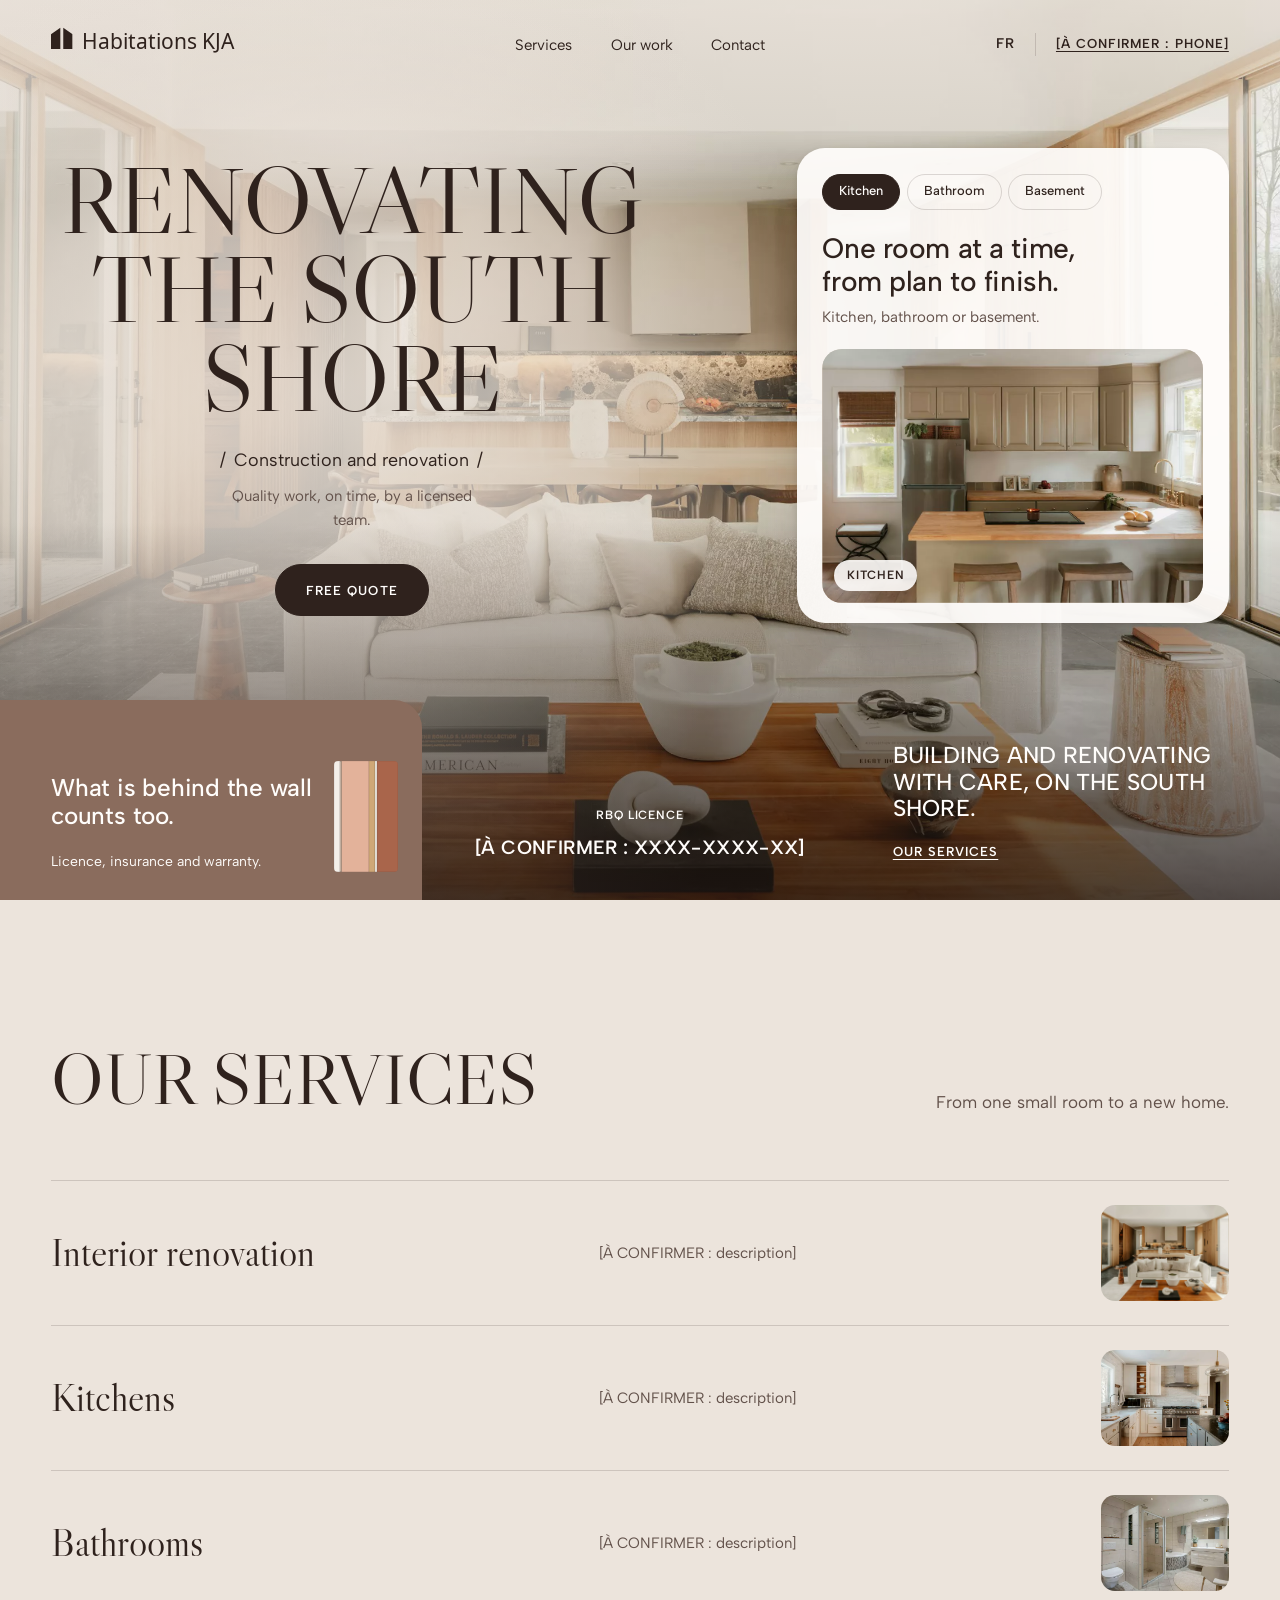
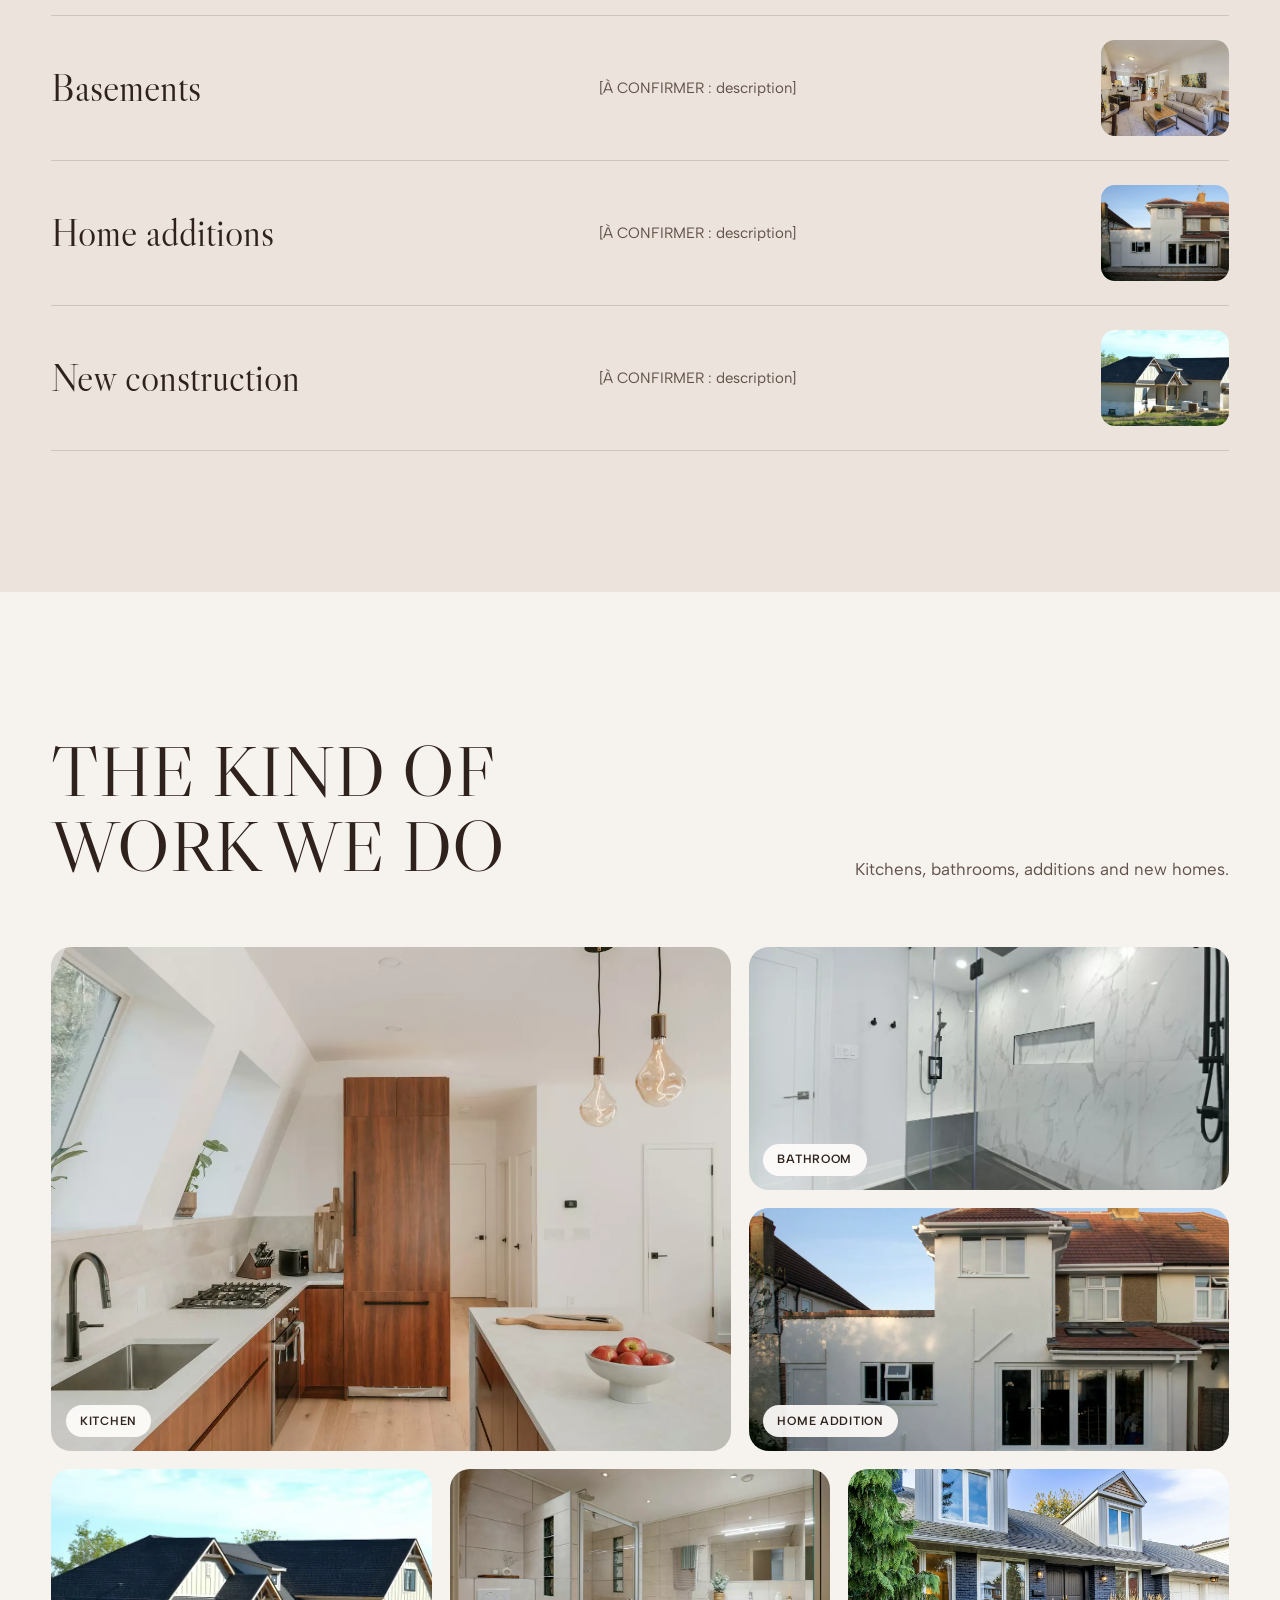
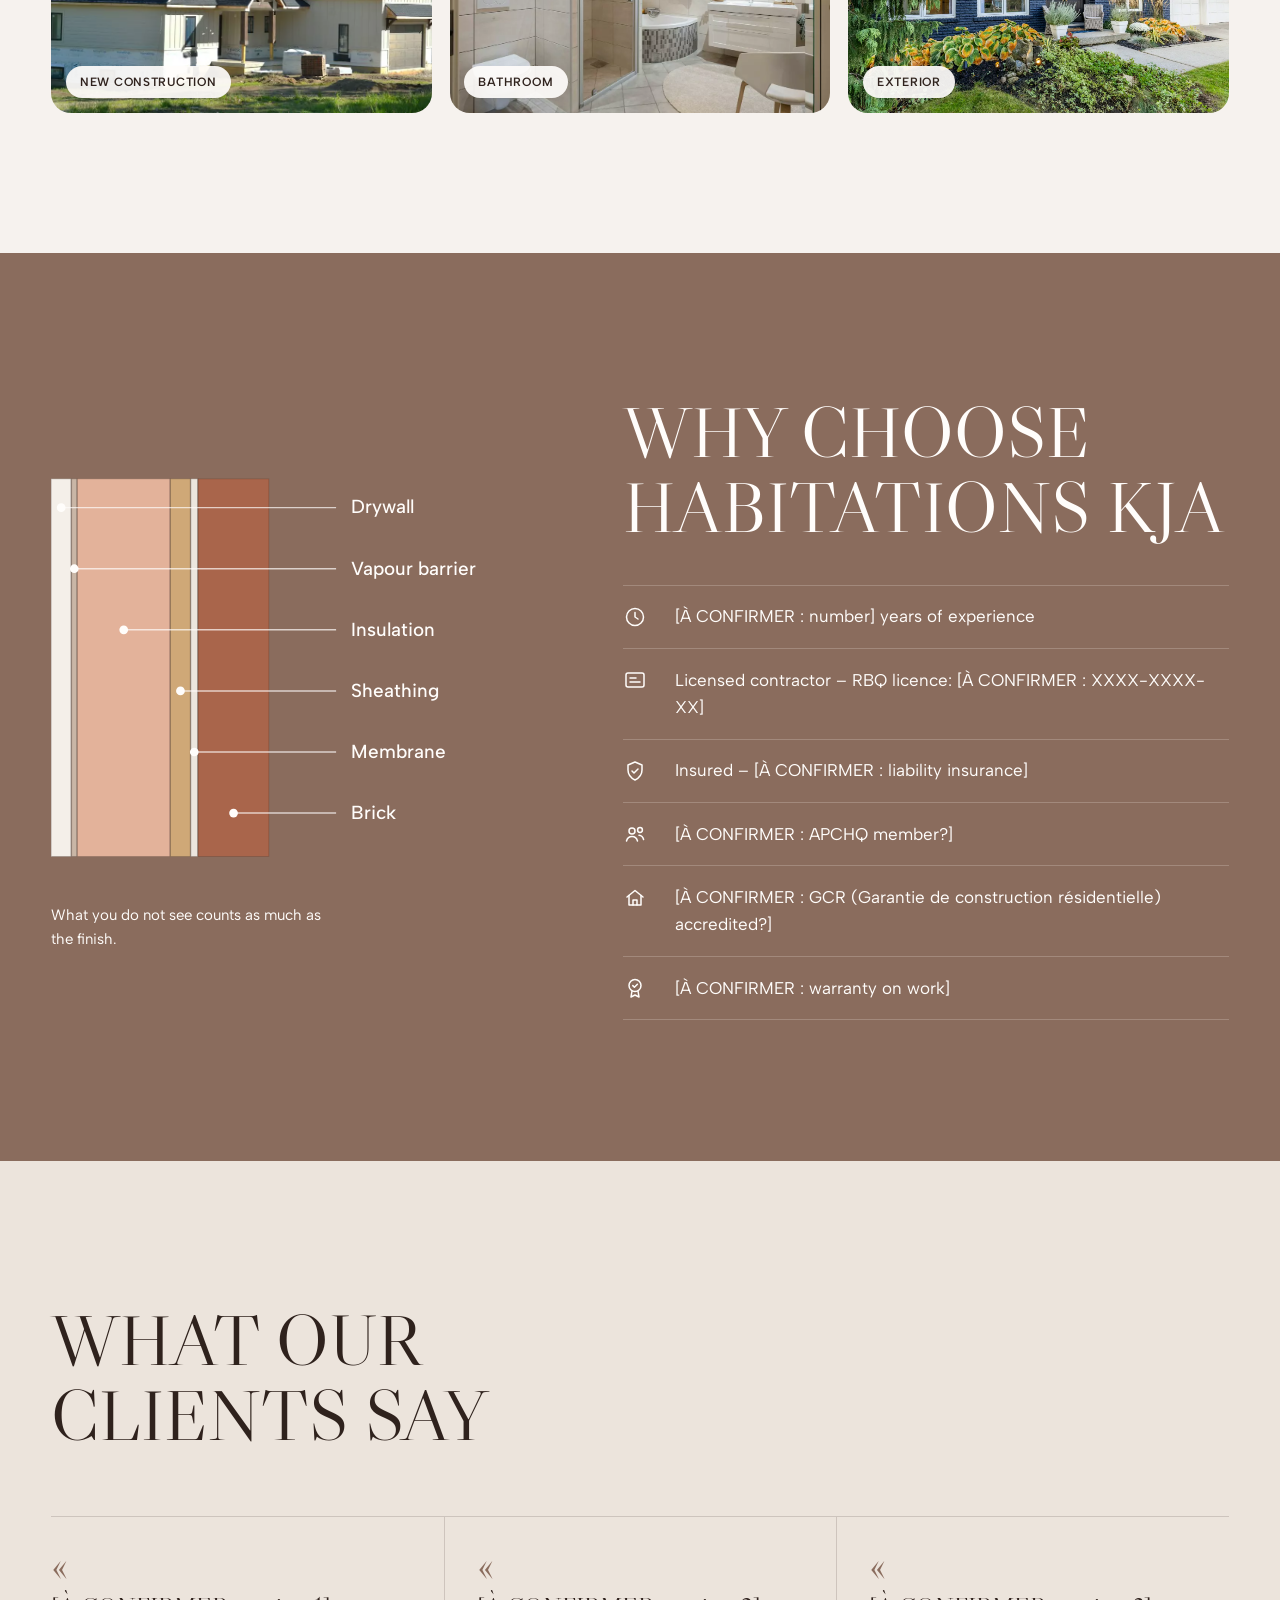
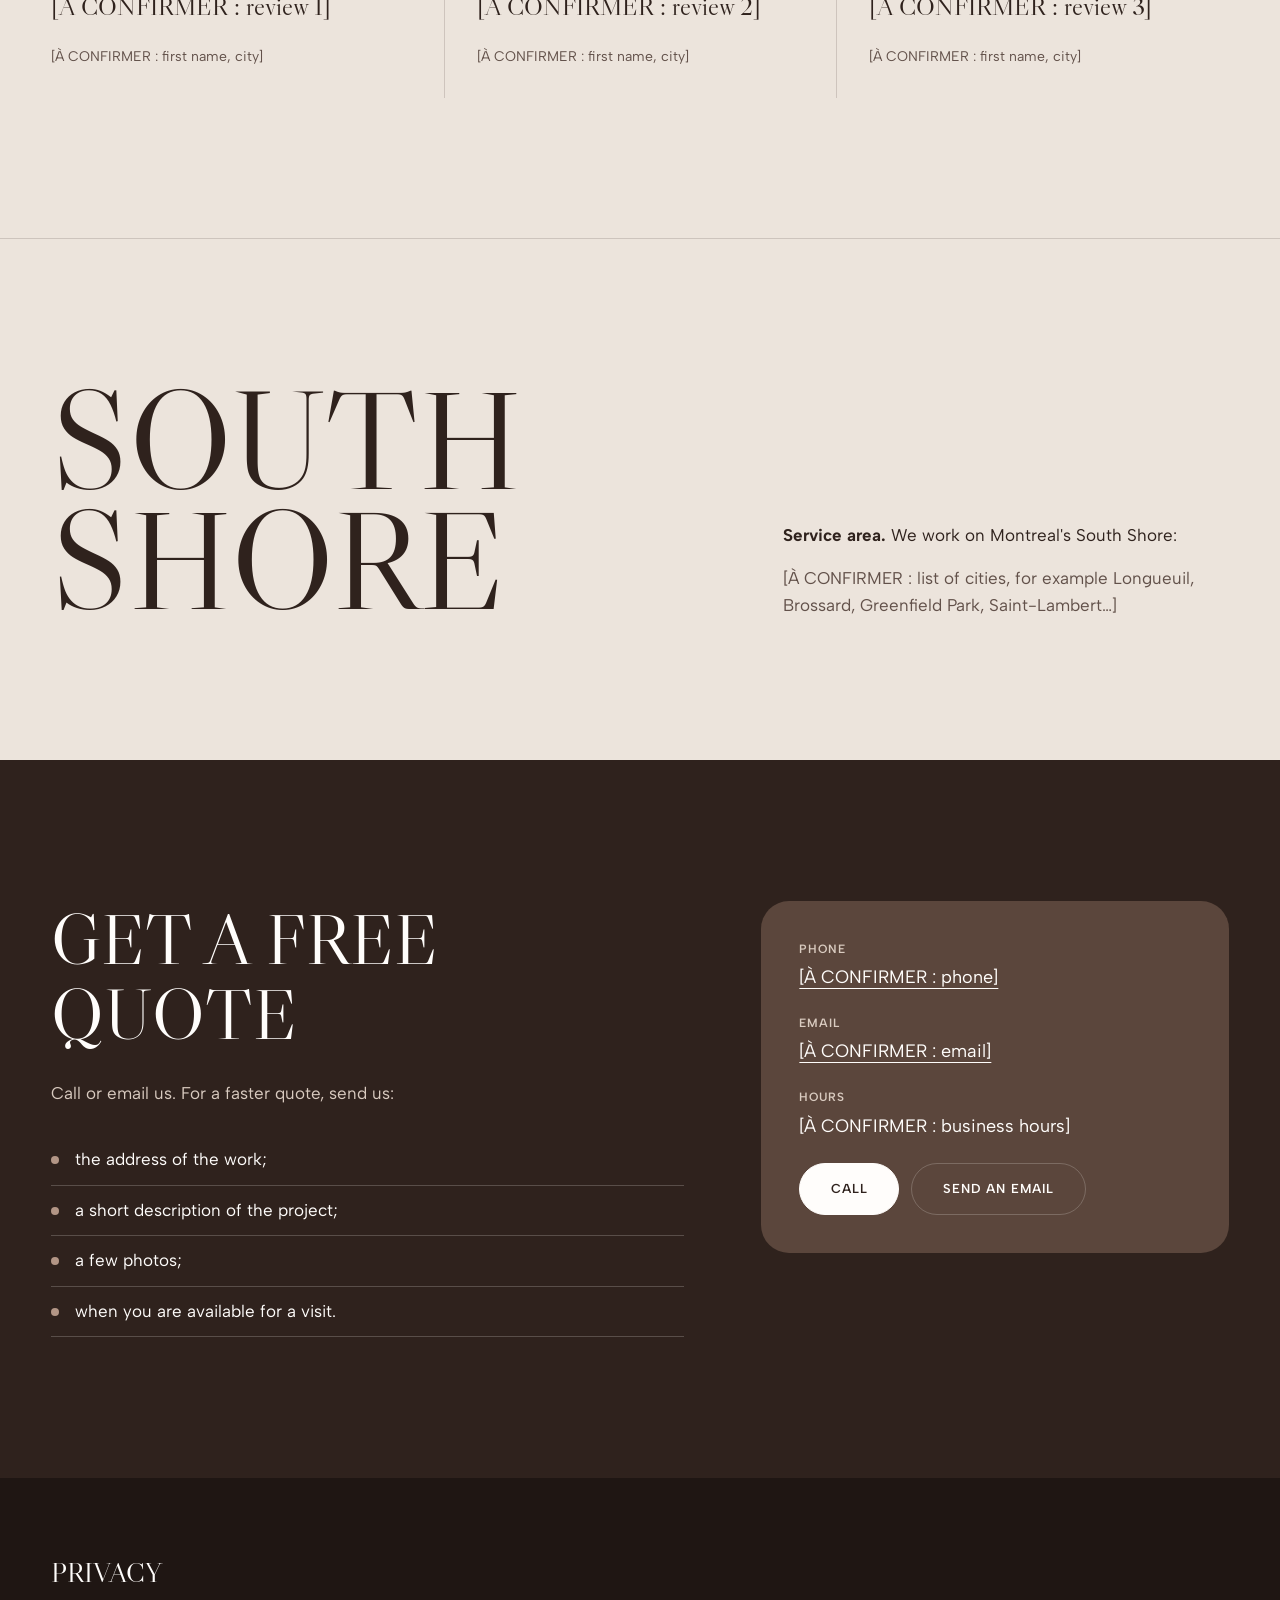
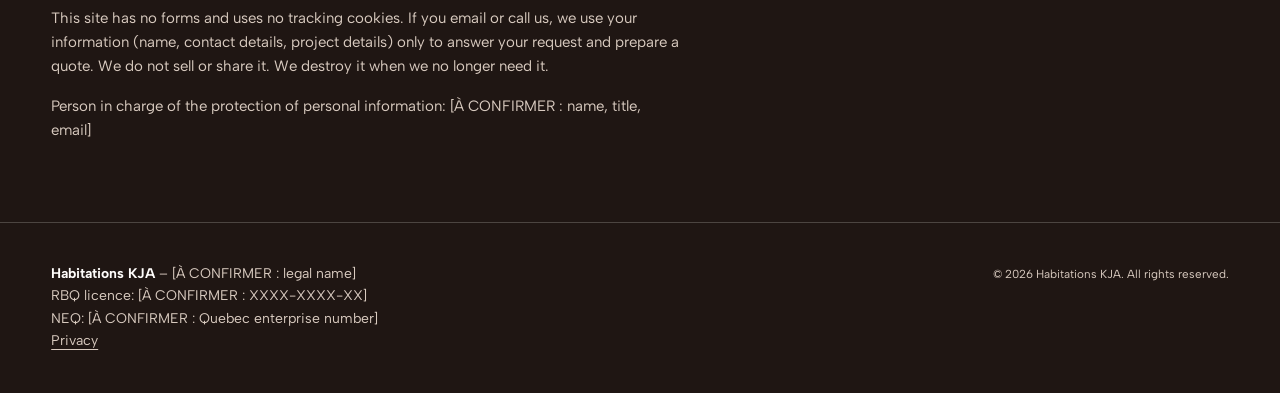
<file: index.html>
<!doctype html>
<html lang="fr-CA">
<head>
  <meta charset="utf-8">
  <meta name="viewport" content="width=device-width, initial-scale=1">
  <title>Habitations KJA – Construction et rénovation sur la Rive-Sud</title>
  <meta name="description" content="Habitations KJA, entrepreneur en construction et rénovation sur la Rive-Sud de Montréal. Licence RBQ. Soumission gratuite.">
  <meta name="theme-color" content="#2f221d">

  <meta property="og:type" content="website">
  <meta property="og:locale" content="fr_CA">
  <meta property="og:title" content="Habitations KJA – Construction et rénovation">
  <meta property="og:description" content="Entrepreneur en construction et rénovation sur la Rive-Sud de Montréal. Soumission gratuite.">
  <meta property="og:url" content="[À CONFIRMER : adresse du site web]">
  <meta property="og:image" content="[À CONFIRMER : image de partage]">

  <link rel="alternate" hreflang="fr-CA" href="index.html">
  <link rel="alternate" hreflang="en-CA" href="en/index.html">
  <script src="lang.js"></script>
  <meta property="og:locale:alternate" content="en_CA">

  <link rel="icon" href="data:image/svg+xml,%3Csvg xmlns='http://www.w3.org/2000/svg' viewBox='0 0 32 32'%3E%3Crect width='32' height='32' rx='8' fill='%232f221d'/%3E%3Cpath d='M6 14l8.5-6V25H6z M17.5 8l8.5 6v11h-8.5z' fill='%23ece4dc'/%3E%3C/svg%3E">
  <link rel="preload" href="fonts/libre-caslon-display.woff2" as="font" type="font/woff2" crossorigin>
  <link rel="preload" href="fonts/noto-sans-mandaic.woff2" as="font" type="font/woff2" crossorigin>
  <link rel="preload" href="img/hero-salon.webp" as="image">
  <link rel="stylesheet" href="styles.css">

  <script type="application/ld+json">
  {
    "@context": "https://schema.org",
    "@type": "GeneralContractor",
    "name": "Habitations KJA",
    "description": "Construction et rénovation résidentielle sur la Rive-Sud de Montréal.",
    "telephone": "[À CONFIRMER : téléphone]",
    "email": "[À CONFIRMER : courriel]",
    "url": "[À CONFIRMER : adresse du site web]",
    "address": {
      "@type": "PostalAddress",
      "streetAddress": "[À CONFIRMER : adresse]",
      "addressLocality": "[À CONFIRMER : ville]",
      "addressRegion": "QC",
      "postalCode": "[À CONFIRMER : code postal]",
      "addressCountry": "CA"
    },
    "areaServed": "[À CONFIRMER : villes desservies]",
    "openingHours": "[À CONFIRMER : heures d'ouverture]"
  }
  </script>
</head>
<body>

  <!-- Shared drawings: logo and wall cross-section. -->
  <svg width="0" height="0" style="position:absolute" aria-hidden="true" focusable="false">
    <defs>
      <symbol id="logo" viewBox="0 0 22 24">
        <path d="M0 8.5 9.5 1.8V24H0z M12.5 1.8 22 8.5V24h-9.5z"/>
      </symbol>
      <symbol id="wall" viewBox="0 0 150 260">
        <g stroke="rgb(47 34 29 / .25)" stroke-width="1">
          <rect x="0" y="0" width="14" height="260" fill="#f4efe9"/>
          <rect x="14" y="0" width="4" height="260" fill="#c9b6a6"/>
          <rect x="18" y="0" width="64" height="260" fill="#e3b29a"/>
          <rect x="82" y="0" width="14" height="260" fill="#cfa877"/>
          <rect x="96" y="0" width="5" height="260" fill="#ece6de"/>
          <rect x="101" y="0" width="49" height="260" fill="#a9654b"/>
        </g>
      </symbol>
    </defs>
  </svg>

  <a class="skip" href="#contenu">Aller au contenu</a>

  <header class="hero">
    <img class="hero-photo" src="img/hero-salon.webp" width="2400" height="1600" alt="" fetchpriority="high">
    <!-- À CONFIRMER&nbsp;: photo temporaire (Unsplash), à remplacer par un vrai projet. Sources&nbsp;: img/SOURCES.md -->

    <nav class="site-nav wrap" aria-label="Menu principal">
      <a class="brand" href="#"><svg viewBox="0 0 22 24" aria-hidden="true"><use href="#logo"/></svg>Habitations KJA</a>
      <ul>
        <li><a href="#services">Services</a></li>
        <li><a href="#realisations">Travaux</a></li>
        <li><a href="#contact">Contact</a></li>
      </ul>
      <div class="nav-end">
        <a class="lang" href="en/index.html" hreflang="en" lang="en">EN</a>
        <a class="call btn" href="tel:[À CONFIRMER : téléphone]">Appeler</a>
        <a class="phone link-caps" href="tel:[À CONFIRMER : téléphone]">[À CONFIRMER&nbsp;: téléphone]</a>
      </div>
    </nav>

    <div class="hero-body wrap">
      <div class="hero-title">
        <h1><span>Rénover</span> <span>sur la</span> <span>Rive-Sud</span></h1>
        <p class="slashes">Construction et rénovation</p>
        <p class="hero-lede">Des travaux bien faits, dans les délais, par une équipe licenciée.</p>
        <a class="btn" href="#contact">Soumission gratuite</a>
      </div>

      <div class="room-card">
        <input type="radio" name="piece" id="r-cuisine" checked>
        <input type="radio" name="piece" id="r-bain">
        <input type="radio" name="piece" id="r-sous-sol">
        <fieldset class="chips">
          <legend>Choisir une pièce</legend>
          <label class="chip" for="r-cuisine">Cuisine</label>
          <label class="chip" for="r-bain">Salle de bain</label>
          <label class="chip" for="r-sous-sol">Sous-sol</label>
        </fieldset>
        <h2>Une pièce à la fois,<br>du plan à la finition.</h2>
        <p class="sub">Cuisine, salle de bain ou sous-sol.</p>
        <div class="room-photos">
          <!-- À CONFIRMER&nbsp;: photos temporaires (Unsplash). -->
          <figure class="room-cuisine">
            <img src="img/piece-cuisine.webp" width="1000" height="667" alt="Cuisine rénovée avec îlot et comptoir en bois clair">
            <figcaption>Cuisine</figcaption>
          </figure>
          <figure class="room-bain">
            <img src="img/piece-salle-de-bain.webp" width="1000" height="667" alt="Douche à l'italienne en céramique foncée">
            <figcaption>Salle de bain</figcaption>
          </figure>
          <figure class="room-sous-sol">
            <img src="img/piece-sous-sol.webp" width="1000" height="667" alt="Sous-sol aménagé en salle familiale">
            <figcaption>Sous-sol</figcaption>
          </figure>
        </div>
      </div>
    </div>

    <div class="hero-foot wrap">
      <a class="wall-card" href="#pourquoi">
        <div>
          <strong>Ce qui est derrière le mur compte aussi.</strong>
          <span>Licence, assurance et garantie.</span>
        </div>
        <svg viewBox="0 0 150 260" aria-hidden="true"><use href="#wall"/></svg>
      </a>
      <p class="licence">
        <span>Licence RBQ</span>
        <b>[À CONFIRMER&nbsp;: XXXX-XXXX-XX]</b>
      </p>
      <div class="promise">
        <p>Construire et rénover avec soin, sur la Rive&#8209;Sud.</p>
        <a class="link-caps" href="#services">Nos services</a>
      </div>
    </div>
  </header>

  <main id="contenu">

    <section id="services" class="section">
      <div class="wrap">
        <div class="section-head">
          <h2>Nos services</h2>
          <p>De la petite pièce à la maison neuve.</p>
        </div>
        <!-- À CONFIRMER&nbsp;: liste des services avec le propriétaire -->
        <ul class="services">
          <li>
            <h3>Rénovation intérieure</h3>
            <p>[À CONFIRMER&nbsp;: description]</p>
            <img src="img/hero-salon.webp" width="2400" height="1600" alt="" loading="lazy">
          </li>
          <li>
            <h3>Cuisine</h3>
            <p>[À CONFIRMER&nbsp;: description]</p>
            <img src="img/projet-cuisine-blanche.webp" width="1000" height="667" alt="" loading="lazy">
          </li>
          <li>
            <h3>Salle de bain</h3>
            <p>[À CONFIRMER&nbsp;: description]</p>
            <img src="img/projet-salle-de-bain.webp" width="1000" height="667" alt="" loading="lazy">
          </li>
          <li>
            <h3>Sous-sol</h3>
            <p>[À CONFIRMER&nbsp;: description]</p>
            <img src="img/piece-sous-sol.webp" width="1000" height="667" alt="" loading="lazy">
          </li>
          <li>
            <h3>Agrandissement</h3>
            <p>[À CONFIRMER&nbsp;: description]</p>
            <img src="img/projet-agrandissement.webp" width="1400" height="1113" alt="" loading="lazy">
          </li>
          <li>
            <h3>Construction neuve</h3>
            <p>[À CONFIRMER&nbsp;: description]</p>
            <img src="img/projet-construction-neuve.webp" width="1000" height="517" alt="" loading="lazy">
          </li>
        </ul>
      </div>
    </section>

    <section id="realisations" class="section realisations">
      <div class="wrap">
        <div class="section-head">
          <h2>Le genre de travaux qu'on fait</h2>
          <p>Cuisines, salles de bain, agrandissements et maisons neuves.</p>
        </div>
        <!-- À CONFIRMER&nbsp;: photos temporaires (Unsplash), à remplacer par les vrais projets de l'entreprise. Sources&nbsp;: img/SOURCES.md -->
        <ul class="mosaic">
          <li><figure>
            <img src="img/projet-cuisine-bois.webp" width="1400" height="933" alt="Cuisine en bois avec grand îlot" loading="lazy">
            <figcaption>Cuisine</figcaption>
          </figure></li>
          <li><figure>
            <img src="img/projet-douche-marbre.webp" width="1000" height="667" alt="Douche vitrée aux murs de marbre" loading="lazy">
            <figcaption>Salle de bain</figcaption>
          </figure></li>
          <li><figure>
            <img src="img/projet-agrandissement.webp" width="1400" height="1113" alt="Agrandissement à l'arrière d'une maison, avec grandes fenêtres" loading="lazy">
            <figcaption>Agrandissement</figcaption>
          </figure></li>
          <li><figure>
            <img src="img/projet-construction-neuve.webp" width="1000" height="517" alt="Maison neuve en construction" loading="lazy">
            <figcaption>Construction neuve</figcaption>
          </figure></li>
          <li><figure>
            <img src="img/projet-salle-de-bain.webp" width="1000" height="667" alt="Grande salle de bain avec douche ouverte" loading="lazy">
            <figcaption>Salle de bain</figcaption>
          </figure></li>
          <li><figure>
            <img src="img/projet-facade.webp" width="1400" height="933" alt="Façade de brique foncée et aménagement paysager" loading="lazy">
            <figcaption>Extérieur</figcaption>
          </figure></li>
        </ul>
      </div>
    </section>

    <section id="pourquoi" class="section pourquoi">
      <div class="wrap pourquoi-grid">
        <figure class="wall-figure">
          <svg viewBox="0 0 330 280" role="img" aria-label="Coupe d'un mur : gypse, pare-vapeur, isolant, panneau, membrane et brique">
            <use href="#wall" x="0" y="10" width="150" height="260"/>
            <line class="leader" x1="7" y1="30" x2="196" y2="30"/><circle class="dot" cx="7" cy="30" r="3"/><text x="206" y="34">Gypse</text>
            <line class="leader" x1="16" y1="72" x2="196" y2="72"/><circle class="dot" cx="16" cy="72" r="3"/><text x="206" y="76">Pare-vapeur</text>
            <line class="leader" x1="50" y1="114" x2="196" y2="114"/><circle class="dot" cx="50" cy="114" r="3"/><text x="206" y="118">Isolant</text>
            <line class="leader" x1="89" y1="156" x2="196" y2="156"/><circle class="dot" cx="89" cy="156" r="3"/><text x="206" y="160">Panneau</text>
            <line class="leader" x1="98.5" y1="198" x2="196" y2="198"/><circle class="dot" cx="98.5" cy="198" r="3"/><text x="206" y="202">Membrane</text>
            <line class="leader" x1="125.5" y1="240" x2="196" y2="240"/><circle class="dot" cx="125.5" cy="240" r="3"/><text x="206" y="244">Brique</text>
          </svg>
          <figcaption>Ce qu'on ne voit pas compte autant que la finition.</figcaption>
        </figure>
        <div>
          <h2 class="big-title">Pourquoi choisir Habitations KJA</h2>
          <ul class="proofs">
            <li>
              <svg viewBox="0 0 24 24" aria-hidden="true"><circle cx="12" cy="12" r="8.5"/><path d="M12 7.5V12l3 2"/></svg>
              <span>[À CONFIRMER&nbsp;: nombre] ans d'expérience</span>
            </li>
            <li>
              <svg viewBox="0 0 24 24" aria-hidden="true"><rect x="3" y="5" width="18" height="14" rx="2"/><path d="M7 10h6M7 14h10"/></svg>
              <span>Entrepreneur licencié – Licence RBQ&nbsp;: [À CONFIRMER&nbsp;: XXXX-XXXX-XX]</span>
            </li>
            <li>
              <svg viewBox="0 0 24 24" aria-hidden="true"><path d="M12 3l7 3v5c0 4.5-3 8-7 10-4-2-7-5.5-7-10V6z"/><path d="M9 12l2 2 4-4"/></svg>
              <span>Entreprise assurée – [À CONFIRMER&nbsp;: assurance responsabilité]</span>
            </li>
            <li>
              <svg viewBox="0 0 24 24" aria-hidden="true"><circle cx="9" cy="9" r="3"/><path d="M3.5 19c.8-3 3-4.5 5.5-4.5s4.7 1.5 5.5 4.5"/><circle cx="17" cy="8" r="2.4"/><path d="M16 13.2c2.3.2 4 1.6 4.6 4.3"/></svg>
              <span>[À CONFIRMER&nbsp;: membre APCHQ ?]</span>
            </li>
            <li>
              <svg viewBox="0 0 24 24" aria-hidden="true"><path d="M4 11l8-6.5 8 6.5"/><path d="M6 9.5V19h12V9.5"/><path d="M10 19v-5h4v5"/></svg>
              <span>[À CONFIRMER&nbsp;: accrédité GCR (Garantie de construction résidentielle) ?]</span>
            </li>
            <li>
              <svg viewBox="0 0 24 24" aria-hidden="true"><circle cx="12" cy="9.5" r="6"/><path d="M9.8 9.6l1.6 1.6 3-3"/><path d="M9 15l-1 6 4-2 4 2-1-6"/></svg>
              <span>[À CONFIRMER&nbsp;: garantie offerte sur les travaux]</span>
            </li>
          </ul>
        </div>
      </div>
    </section>

    <section id="temoignages" class="section">
      <div class="wrap">
        <div class="section-head">
          <h2>Ce que nos clients disent</h2>
        </div>
        <!-- À CONFIRMER&nbsp;: vrais témoignages, avec la permission des clients -->
        <div class="quotes">
          <blockquote>
            [À CONFIRMER&nbsp;: témoignage 1]
            <footer><cite>[À CONFIRMER&nbsp;: prénom, ville]</cite></footer>
          </blockquote>
          <blockquote>
            [À CONFIRMER&nbsp;: témoignage 2]
            <footer><cite>[À CONFIRMER&nbsp;: prénom, ville]</cite></footer>
          </blockquote>
          <blockquote>
            [À CONFIRMER&nbsp;: témoignage 3]
            <footer><cite>[À CONFIRMER&nbsp;: prénom, ville]</cite></footer>
          </blockquote>
        </div>
      </div>
    </section>

    <section id="territoire" class="section territoire">
      <div class="wrap territoire-grid">
        <h2 class="big-title">Rive-Sud</h2>
        <div>
          <p><strong>Territoire desservi.</strong> Nous travaillons sur la Rive-Sud de Montréal&nbsp;:</p>
          <p class="muted">[À CONFIRMER&nbsp;: liste des villes, par exemple Longueuil, Brossard, Greenfield Park, Saint-Lambert…]</p>
        </div>
      </div>
    </section>

    <section id="contact" class="section contact">
      <div class="wrap contact-grid">
        <div>
          <h2 class="big-title">Demandez une soumission gratuite</h2>
          <p class="lede">Appelez-nous ou écrivez-nous. Pour une soumission plus rapide, envoyez&nbsp;:</p>
          <ul class="to-send">
            <li>l'adresse des travaux;</li>
            <li>une courte description du projet;</li>
            <li>quelques photos;</li>
            <li>vos disponibilités pour une visite.</li>
          </ul>
        </div>
        <div class="contact-card">
          <dl>
            <dt>Téléphone</dt>
            <dd><a href="tel:[À CONFIRMER : téléphone]">[À CONFIRMER&nbsp;: téléphone]</a></dd>
            <dt>Courriel</dt>
            <dd><a href="mailto:[À CONFIRMER : courriel]">[À CONFIRMER&nbsp;: courriel]</a></dd>
            <dt>Heures</dt>
            <dd>[À CONFIRMER&nbsp;: heures d'ouverture]</dd>
          </dl>
          <div class="actions">
            <a class="btn btn--light" href="tel:[À CONFIRMER : téléphone]">Appeler</a>
            <a class="btn btn--ghost" href="mailto:[À CONFIRMER : courriel]?subject=Demande%20de%20soumission">Écrire un courriel</a>
          </div>
        </div>
      </div>
    </section>

    <section id="confidentialite" class="confidentialite">
      <div class="wrap">
        <h2>Confidentialité</h2>
        <p>
          Ce site ne contient aucun formulaire et n'utilise aucun témoin (cookie) de suivi.
          Si vous nous écrivez ou nous appelez, nous utilisons vos renseignements
          (nom, coordonnées, détails du projet) seulement pour répondre à votre demande et préparer une soumission.
          Nous ne les vendons pas et ne les partageons pas.
          Nous les détruisons quand ils ne sont plus nécessaires.
        </p>
        <p>
          Responsable de la protection des renseignements personnels&nbsp;:
          [À CONFIRMER&nbsp;: nom, titre, courriel]
        </p>
      </div>
    </section>

  </main>

  <footer class="site-footer">
    <div class="wrap">
      <p>
        <strong>Habitations KJA</strong> – [À CONFIRMER&nbsp;: nom légal]<br>
        Licence RBQ&nbsp;: [À CONFIRMER&nbsp;: XXXX-XXXX-XX]<br>
        NEQ&nbsp;: [À CONFIRMER&nbsp;: numéro d'entreprise du Québec]<br>
        <a href="#confidentialite">Confidentialité</a>
      </p>
      <p><small>© 2026 Habitations KJA. Tous droits réservés.</small></p>
    </div>
  </footer>

</body>
</html>
</file>
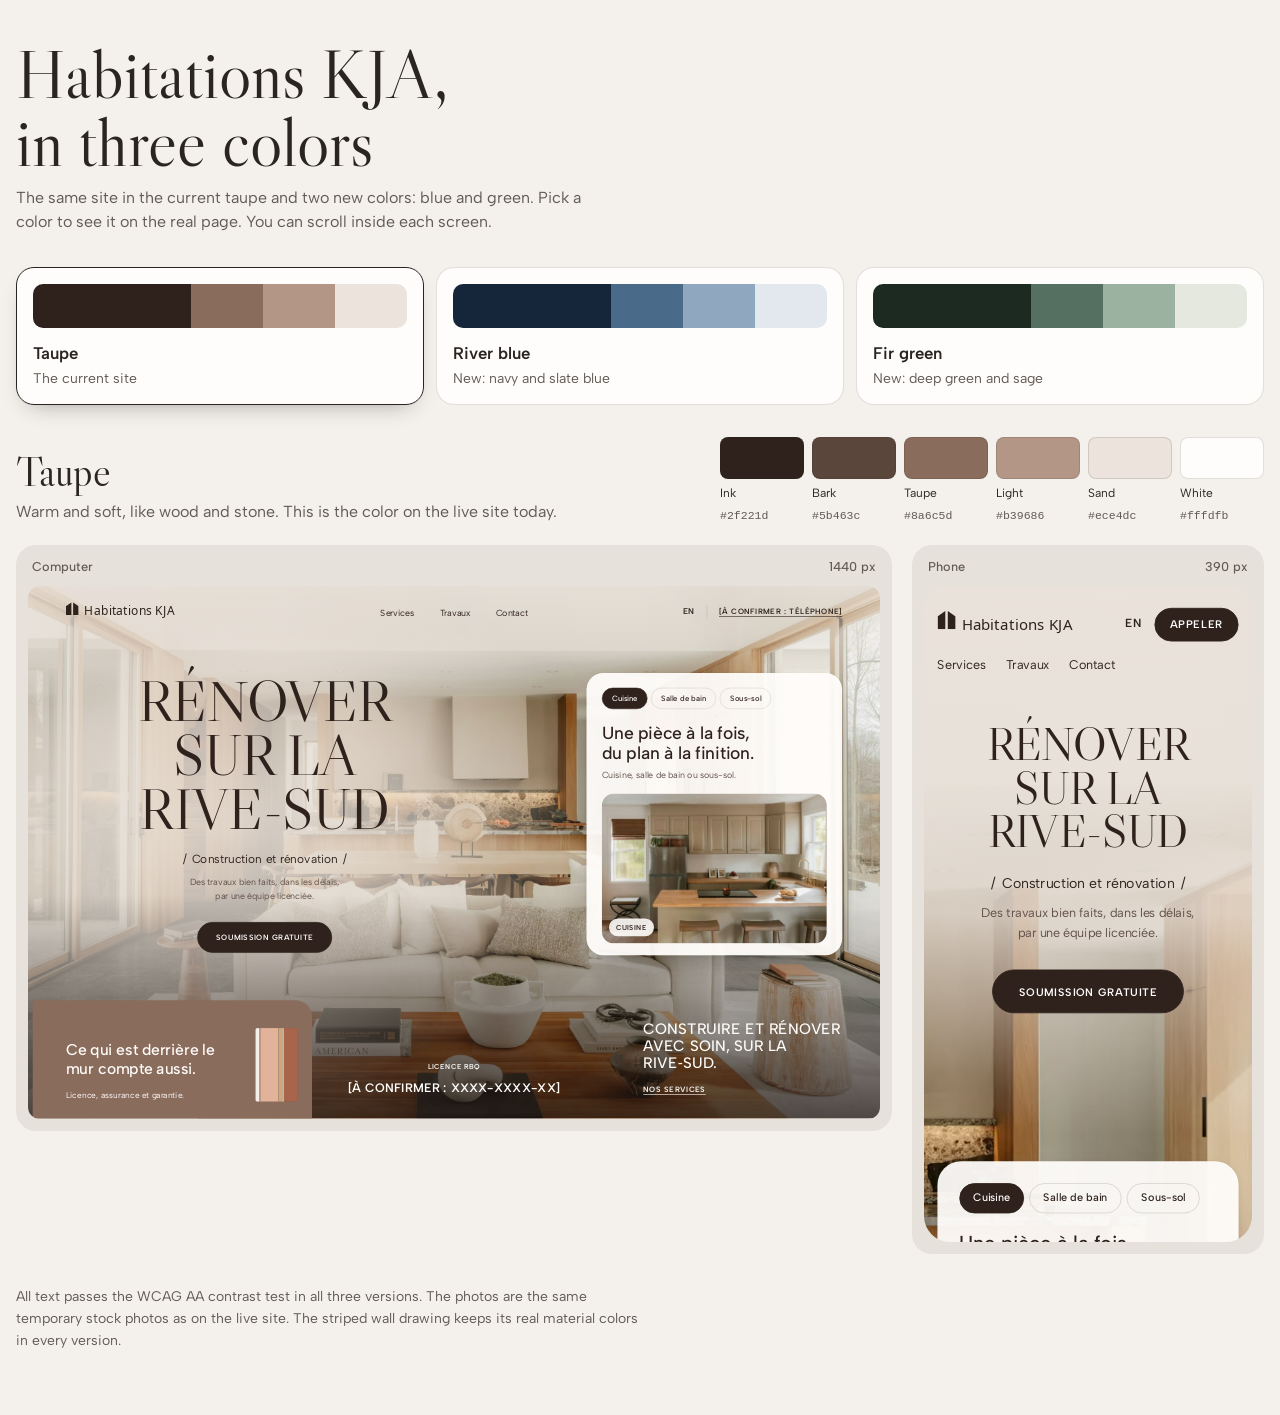
<file: couleurs/index.html>
<!doctype html>
<html lang="en">
<head>
<meta charset="utf-8">
<meta name="viewport" content="width=device-width, initial-scale=1">
<meta name="robots" content="noindex">
<title>Habitations KJA Colors</title>
<meta name="claude:viewport-fit-sides" content="cover">
<link rel="preconnect" href="https://fonts.googleapis.com">
<link rel="preconnect" href="https://fonts.gstatic.com" crossorigin>
<link rel="stylesheet" href="https://fonts.googleapis.com/css2?family=Albert+Sans:wght@400;500;600&family=Libre+Caslon+Display&display=swap">
<style>
body { margin: 0; }
/* Layout: one column; the palette picker, the swatch strip, then the live site in a desktop frame and a phone frame side by side. */
:root {
  --bg: #f4f1ed;
  --surface: #fffdfb;
  --fg: #2a2522;
  --fg-soft: #625a55;
  --line: rgb(42 37 34 / 0.14);
  --stage: #e6e1db;
  --display: "Libre Caslon Display", Didot, Georgia, serif;
  --text: "Albert Sans", "Helvetica Neue", Arial, sans-serif;
}
@media (prefers-color-scheme: dark) {
  :root:not([data-theme="light"]) {
    --bg: #1b1917; --surface: #262321; --fg: #f1ece7; --fg-soft: #b9b0a9;
    --line: rgb(241 236 231 / 0.16); --stage: #2f2b28; color-scheme: dark;
  }
}
:root[data-theme="dark"] {
  --bg: #1b1917; --surface: #262321; --fg: #f1ece7; --fg-soft: #b9b0a9;
  --line: rgb(241 236 231 / 0.16); --stage: #2f2b28; color-scheme: dark;
}

* { box-sizing: border-box; }
body {
  background: var(--bg);
  color: var(--fg);
  font-family: var(--text);
  font-size: 1rem;
  line-height: 1.55;
}
::selection { background: var(--fg); color: var(--bg); }

.wrap {
  max-width: 88rem;
  margin: 0 auto;
  padding-block: 2.5rem 4rem;
  padding-left: max(16px, env(safe-area-inset-left, 0px));
  padding-right: max(16px, env(safe-area-inset-right, 0px));
  display: grid;
  gap: 2rem;
}

header { display: grid; gap: 0.6rem; max-width: 46rem; }
h1 {
  margin: 0;
  font-family: var(--display);
  font-weight: 400;
  font-size: clamp(2.4rem, 6vw, 4.25rem);
  line-height: 1;
  text-wrap: balance;
}
header p { margin: 0; color: var(--fg-soft); max-width: 60ch; }

.picker {
  display: grid;
  grid-template-columns: repeat(3, minmax(0, 1fr));
  gap: 0.75rem;
}
.option {
  appearance: none;
  font: inherit;
  color: inherit;
  text-align: left;
  cursor: pointer;
  display: grid;
  gap: 0.75rem;
  padding: 1rem;
  border: 1px solid var(--line);
  border-radius: 18px;
  background: var(--surface);
  transition: border-color 0.2s ease, box-shadow 0.2s ease, transform 0.2s ease;
}
.option:hover { transform: translateY(-1px); }
.option:focus-visible { outline: 2px solid var(--fg); outline-offset: 3px; }
.option[aria-selected="true"] {
  border-color: var(--fg);
  box-shadow: 0 10px 24px -14px rgb(0 0 0 / 0.45);
}
.chips { display: flex; height: 2.75rem; border-radius: 10px; overflow: hidden; }
.chips span { flex: 1; }
.chips span:first-child { flex: 2.2; }
.option b { font-weight: 600; font-size: 1.05rem; }
.option small { color: var(--fg-soft); font-size: 0.875rem; line-height: 1.4; }
.option .name { display: grid; gap: 0.15rem; }

.detail {
  display: grid;
  grid-template-columns: minmax(0, 1fr) auto;
  gap: 1rem 2rem;
  align-items: end;
}
.detail h2 {
  margin: 0;
  font-family: var(--display);
  font-weight: 400;
  font-size: clamp(1.8rem, 3.5vw, 2.6rem);
  line-height: 1.05;
}
.detail p { margin: 0.4rem 0 0; color: var(--fg-soft); max-width: 62ch; }
.swatches {
  display: grid;
  grid-template-columns: repeat(6, 5.25rem);
  gap: 0.5rem;
  list-style: none;
  margin: 0;
  padding: 0;
}
.swatches li { display: grid; gap: 0.3rem; min-width: 0; font-size: 0.75rem; }
.swatches i {
  display: block;
  height: 2.6rem;
  border-radius: 8px;
  border: 1px solid var(--line);
}
.swatches code {
  font-family: ui-monospace, "SF Mono", Menlo, monospace;
  color: var(--fg-soft);
  font-size: 0.72rem;
}

.views {
  display: grid;
  grid-template-columns: minmax(0, 1fr) 22rem;
  gap: 1.25rem;
  align-items: start;
}
.frame {
  background: var(--stage);
  border-radius: 20px;
  padding: 0.75rem;
  display: grid;
  gap: 0.6rem;
  min-width: 0;
}
.frame-label {
  display: flex;
  justify-content: space-between;
  font-size: 0.8rem;
  font-weight: 500;
  color: var(--fg-soft);
  padding-inline: 0.25rem;
}
.screen {
  position: relative;
  overflow: hidden;
  border-radius: 12px;
  background: #ece4dc;
}
.screen iframe {
  position: absolute;
  top: 0;
  left: 0;
  border: 0;
  transform-origin: 0 0;
  background: #ece4dc;
}
.desk .screen { aspect-ratio: 1440 / 900; }
.phone .screen { aspect-ratio: 390 / 780; border-radius: 26px; }

footer { color: var(--fg-soft); font-size: 0.875rem; max-width: 70ch; }

@media (max-width: 900px) {
  .views { grid-template-columns: minmax(0, 1fr); }
  .phone { max-width: 22rem; width: 100%; justify-self: center; }
  .detail { grid-template-columns: minmax(0, 1fr); }
}
@media (max-width: 560px) {
  .picker { grid-template-columns: minmax(0, 1fr); }
  .option { grid-template-columns: 6rem minmax(0, 1fr); align-items: center; }
  .chips { height: 2.4rem; }
  .desk { display: none; }
  .swatches { grid-template-columns: repeat(3, minmax(0, 1fr)); }
}
@media (prefers-reduced-motion: reduce) {
  .option { transition: none; }
  .option:hover { transform: none; }
}
</style>

</head>
<body>
<div class="wrap">
  <header>
    <h1>Habitations KJA, in three colors</h1>
    <p>The same site in the current taupe and two new colors: blue and green. Pick a color to see it on the real page. You can scroll inside each screen.</p>
  </header>

  <div class="picker" role="tablist" aria-label="Color version">
    <button class="option" role="tab" id="tab-taupe" data-key="taupe" aria-selected="true" aria-controls="panel">
      <span class="chips" aria-hidden="true"><span style="background:#2f221d"></span><span style="background:#8a6c5d"></span><span style="background:#b39686"></span><span style="background:#ece4dc"></span></span>
      <span class="name"><b>Taupe</b><small>The current site</small></span>
    </button>
    <button class="option" role="tab" id="tab-bleu" data-key="bleu" aria-selected="false" aria-controls="panel">
      <span class="chips" aria-hidden="true"><span style="background:#16263a"></span><span style="background:#4a6a8a"></span><span style="background:#8fa8bf"></span><span style="background:#e3e8ee"></span></span>
      <span class="name"><b>River blue</b><small>New: navy and slate blue</small></span>
    </button>
    <button class="option" role="tab" id="tab-vert" data-key="vert" aria-selected="false" aria-controls="panel">
      <span class="chips" aria-hidden="true"><span style="background:#1c2a21"></span><span style="background:#557060"></span><span style="background:#9bb2a1"></span><span style="background:#e5e8df"></span></span>
      <span class="name"><b>Fir green</b><small>New: deep green and sage</small></span>
    </button>
  </div>

  <section id="panel" role="tabpanel" aria-labelledby="tab-taupe" style="display:grid;gap:1.25rem">
    <div class="detail">
      <div>
        <h2 id="d-name">Taupe</h2>
        <p id="d-text"></p>
      </div>
      <ul class="swatches" id="d-swatches"></ul>
    </div>

    <div class="views">
      <div class="frame desk">
        <div class="frame-label"><span>Computer</span><span>1440 px</span></div>
        <div class="screen" data-w="1440"><iframe id="f-desk" title="Site on a computer" width="1440" height="900" src="taupe.html"></iframe></div>
      </div>
      <div class="frame phone">
        <div class="frame-label"><span>Phone</span><span>390 px</span></div>
        <div class="screen" data-w="390"><iframe id="f-phone" title="Site on a phone" width="390" height="780" src="taupe.html"></iframe></div>
      </div>
    </div>
  </section>

  <footer>
    All text passes the WCAG AA contrast test in all three versions. The photos are the same temporary stock photos as on the live site. The striped wall drawing keeps its real material colors in every version.
  </footer>
</div>

<script>
(function () {
  var P = {
    taupe: {
      name: "Taupe",
      text: "Warm and soft, like wood and stone. This is the color on the live site today.",
      sw: [["Ink", "#2f221d"], ["Bark", "#5b463c"], ["Taupe", "#8a6c5d"], ["Light", "#b39686"], ["Sand", "#ece4dc"], ["White", "#fffdfb"]]
    },
    bleu: {
      name: "River blue",
      text: "Calm and solid, like the St. Lawrence River next to the South Shore. Navy for text and buttons, and slate blue for the cards. It feels clean and trustworthy.",
      sw: [["Ink", "#16263a"], ["Deep", "#34506b"], ["Slate", "#4a6a8a"], ["Light", "#8fa8bf"], ["Mist", "#e3e8ee"], ["White", "#fbfcfe"]]
    },
    vert: {
      name: "Fir green",
      text: "Natural and quiet, like a Quebec forest. Deep green for text and buttons, and sage for the cards. It goes well with the wood in the photos.",
      sw: [["Ink", "#1c2a21"], ["Deep", "#3a5243"], ["Sage", "#557060"], ["Light", "#9bb2a1"], ["Linen", "#e5e8df"], ["White", "#fcfdf9"]]
    }
  };
  var tabs = Array.prototype.slice.call(document.querySelectorAll(".option"));
  var panel = document.getElementById("panel");

  function show(key) {
    var p = P[key];
    tabs.forEach(function (t) {
      var on = t.dataset.key === key;
      t.setAttribute("aria-selected", on ? "true" : "false");
      t.tabIndex = on ? 0 : -1;
    });
    panel.setAttribute("aria-labelledby", "tab-" + key);
    document.getElementById("d-name").textContent = p.name;
    document.getElementById("d-text").textContent = p.text;
    var ul = document.getElementById("d-swatches");
    ul.textContent = "";
    p.sw.forEach(function (s) {
      var li = document.createElement("li");
      var i = document.createElement("i");
      i.style.background = s[1];
      var b = document.createElement("span");
      b.textContent = s[0];
      var c = document.createElement("code");
      c.textContent = s[1];
      li.append(i, b, c);
      ul.appendChild(li);
    });
    ["f-desk", "f-phone"].forEach(function (id) {
      document.getElementById(id).src = key + ".html";
    });
    try { localStorage.setItem("kja-color", key); } catch (e) {}
  }

  tabs.forEach(function (t, n) {
    t.addEventListener("click", function () { show(t.dataset.key); });
    t.addEventListener("keydown", function (e) {
      var d = e.key === "ArrowRight" || e.key === "ArrowDown" ? 1 : e.key === "ArrowLeft" || e.key === "ArrowUp" ? -1 : 0;
      if (!d) return;
      e.preventDefault();
      var next = tabs[(n + d + tabs.length) % tabs.length];
      next.focus();
      show(next.dataset.key);
    });
  });

  function fit() {
    document.querySelectorAll(".screen").forEach(function (s) {
      var f = s.querySelector("iframe");
      var scale = s.clientWidth / Number(s.dataset.w);
      f.style.transform = "scale(" + scale + ")";
    });
  }
  window.addEventListener("resize", fit);
  if (window.ResizeObserver) new ResizeObserver(fit).observe(document.querySelector(".views"));
  fit();

  var start = "taupe";
  var hash = location.hash.slice(1);
  try { start = P[hash] ? hash : (P[localStorage.getItem("kja-color")] ? localStorage.getItem("kja-color") : start); } catch (e) { if (P[hash]) start = hash; }
  show(start);
})();
</script>
</body>
</html>
</file>
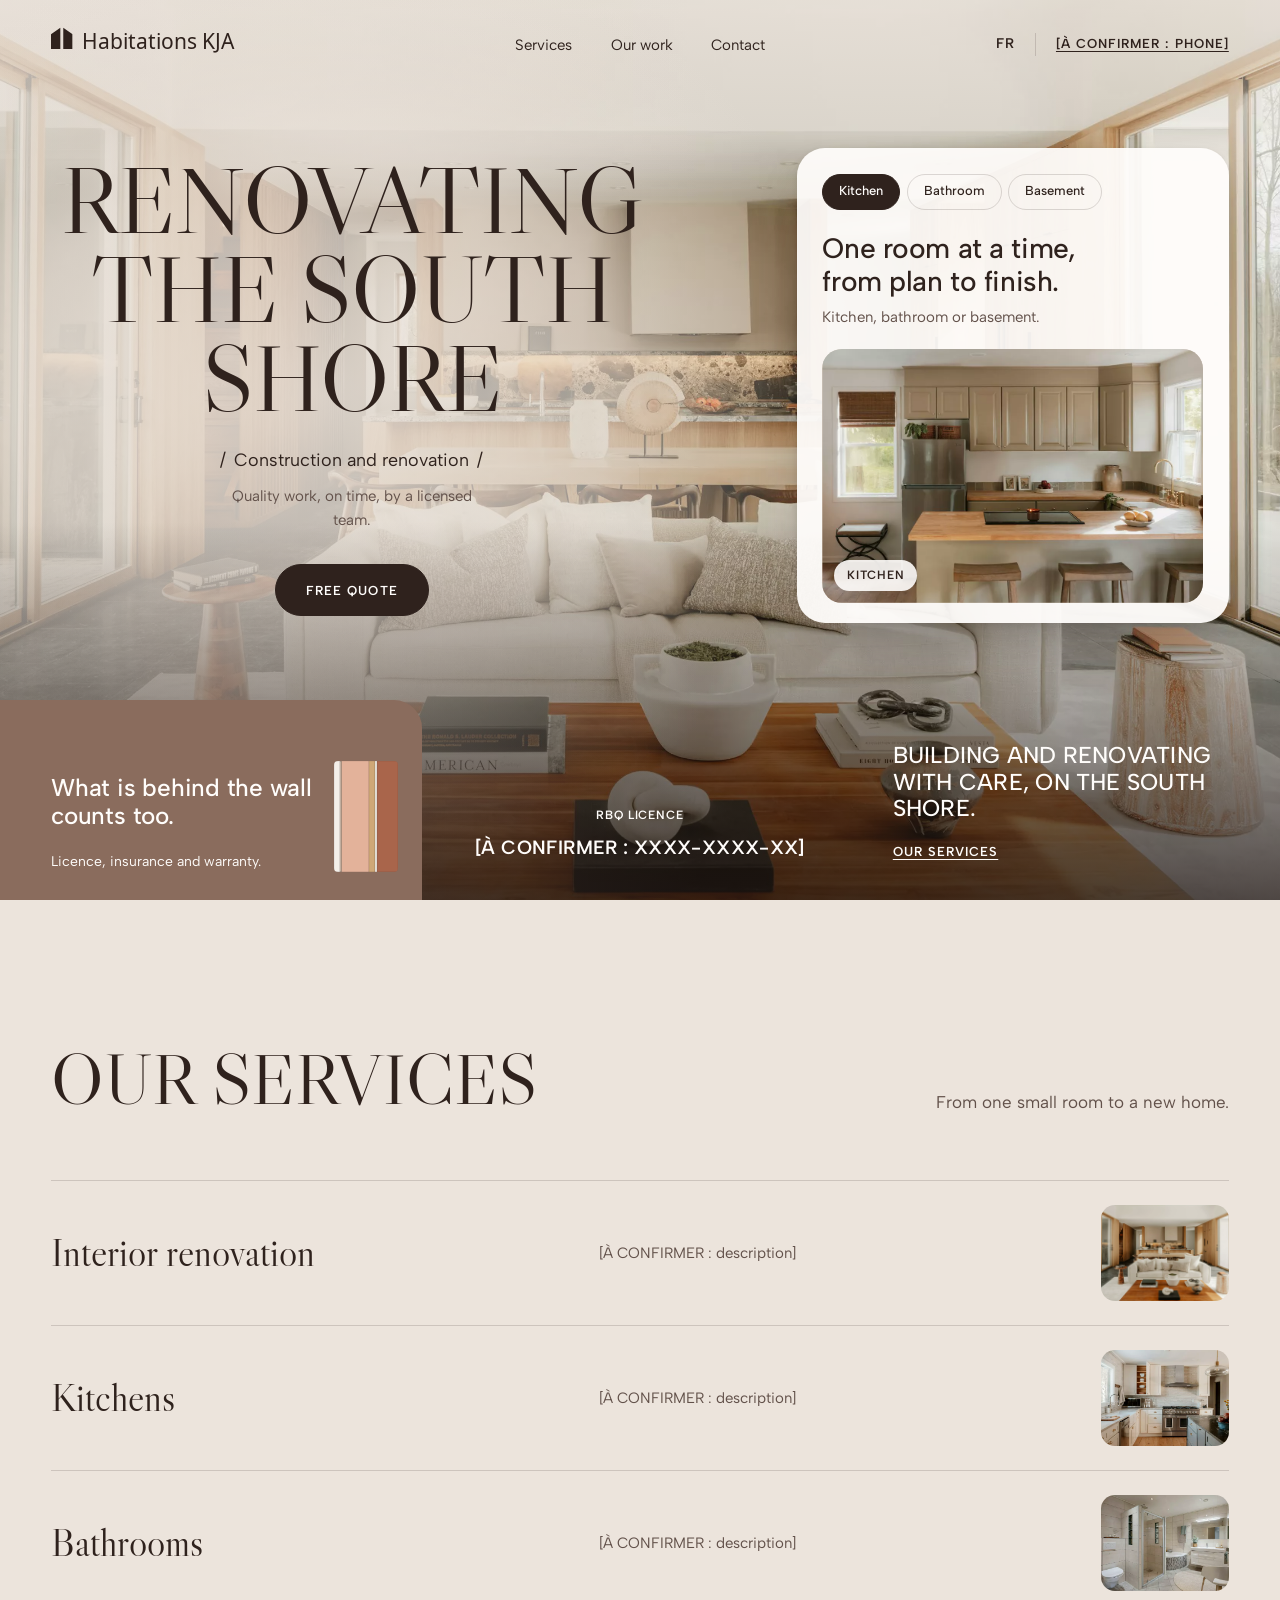
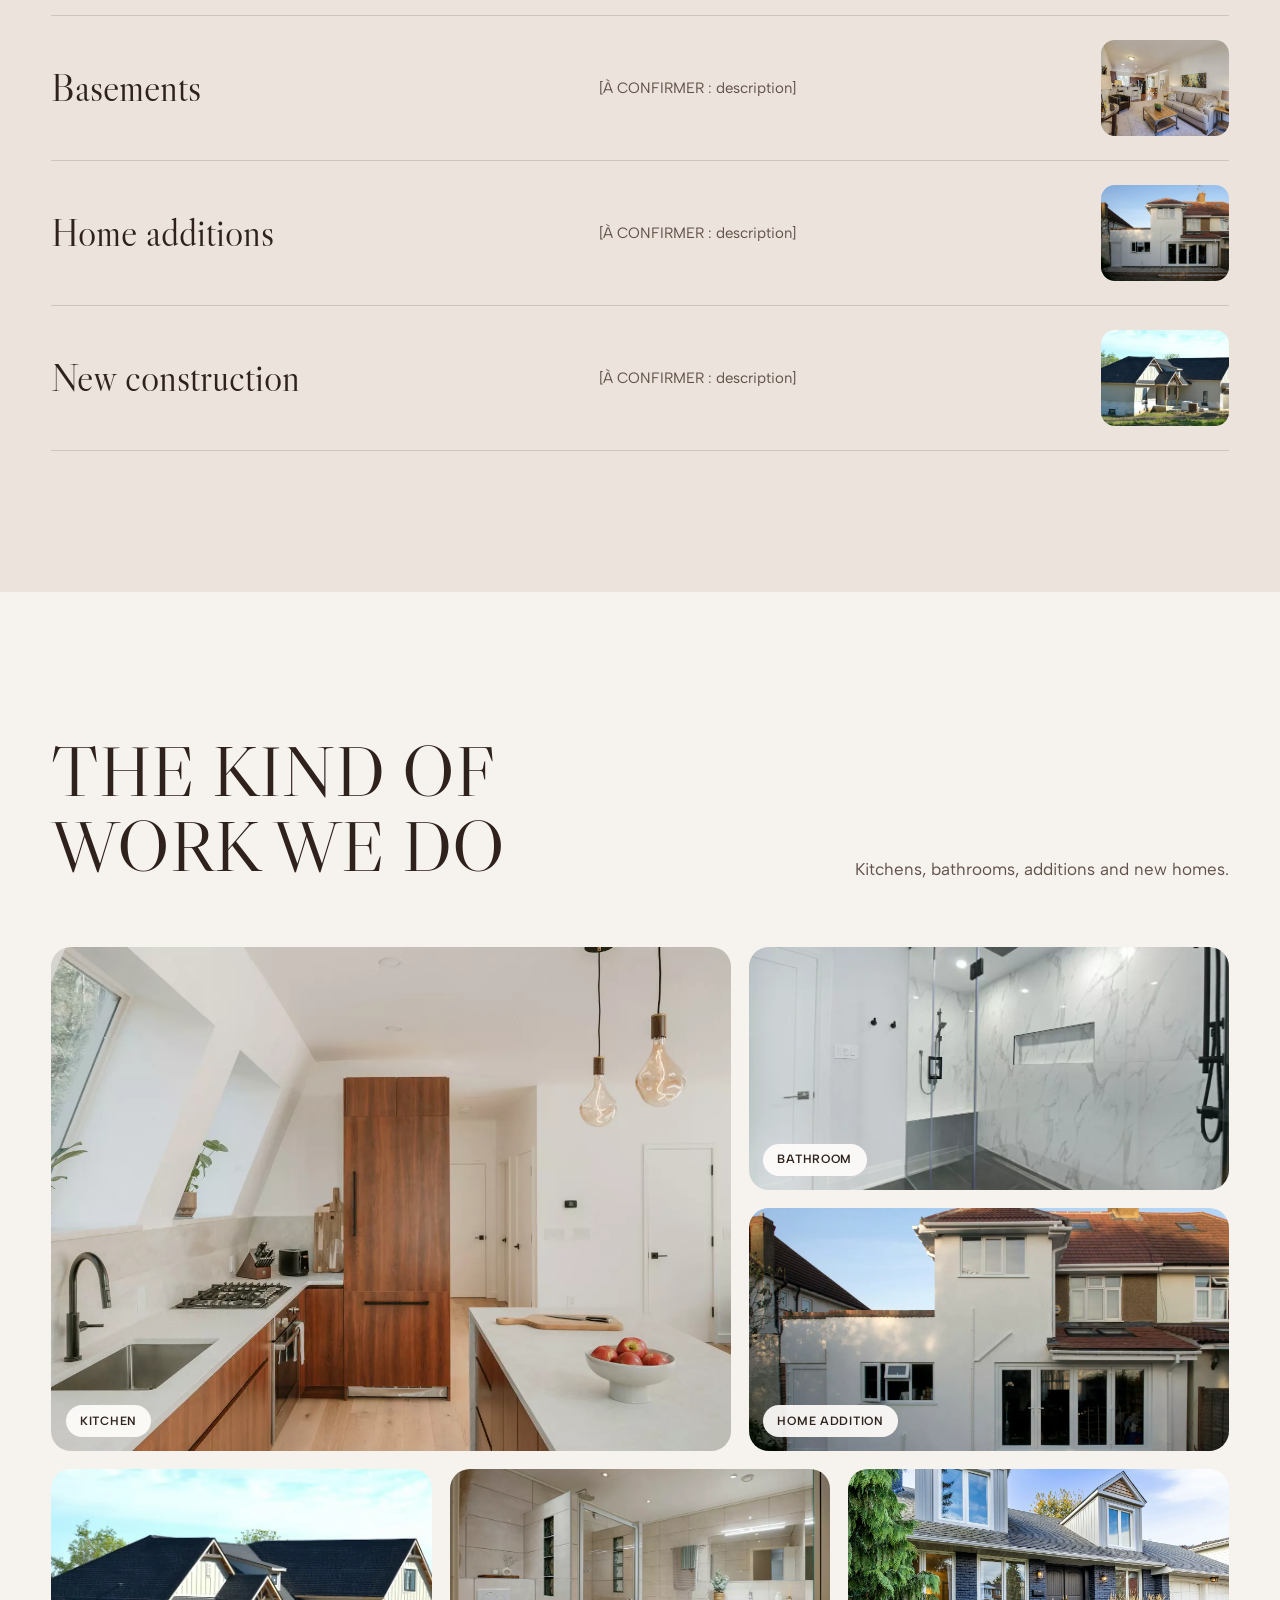
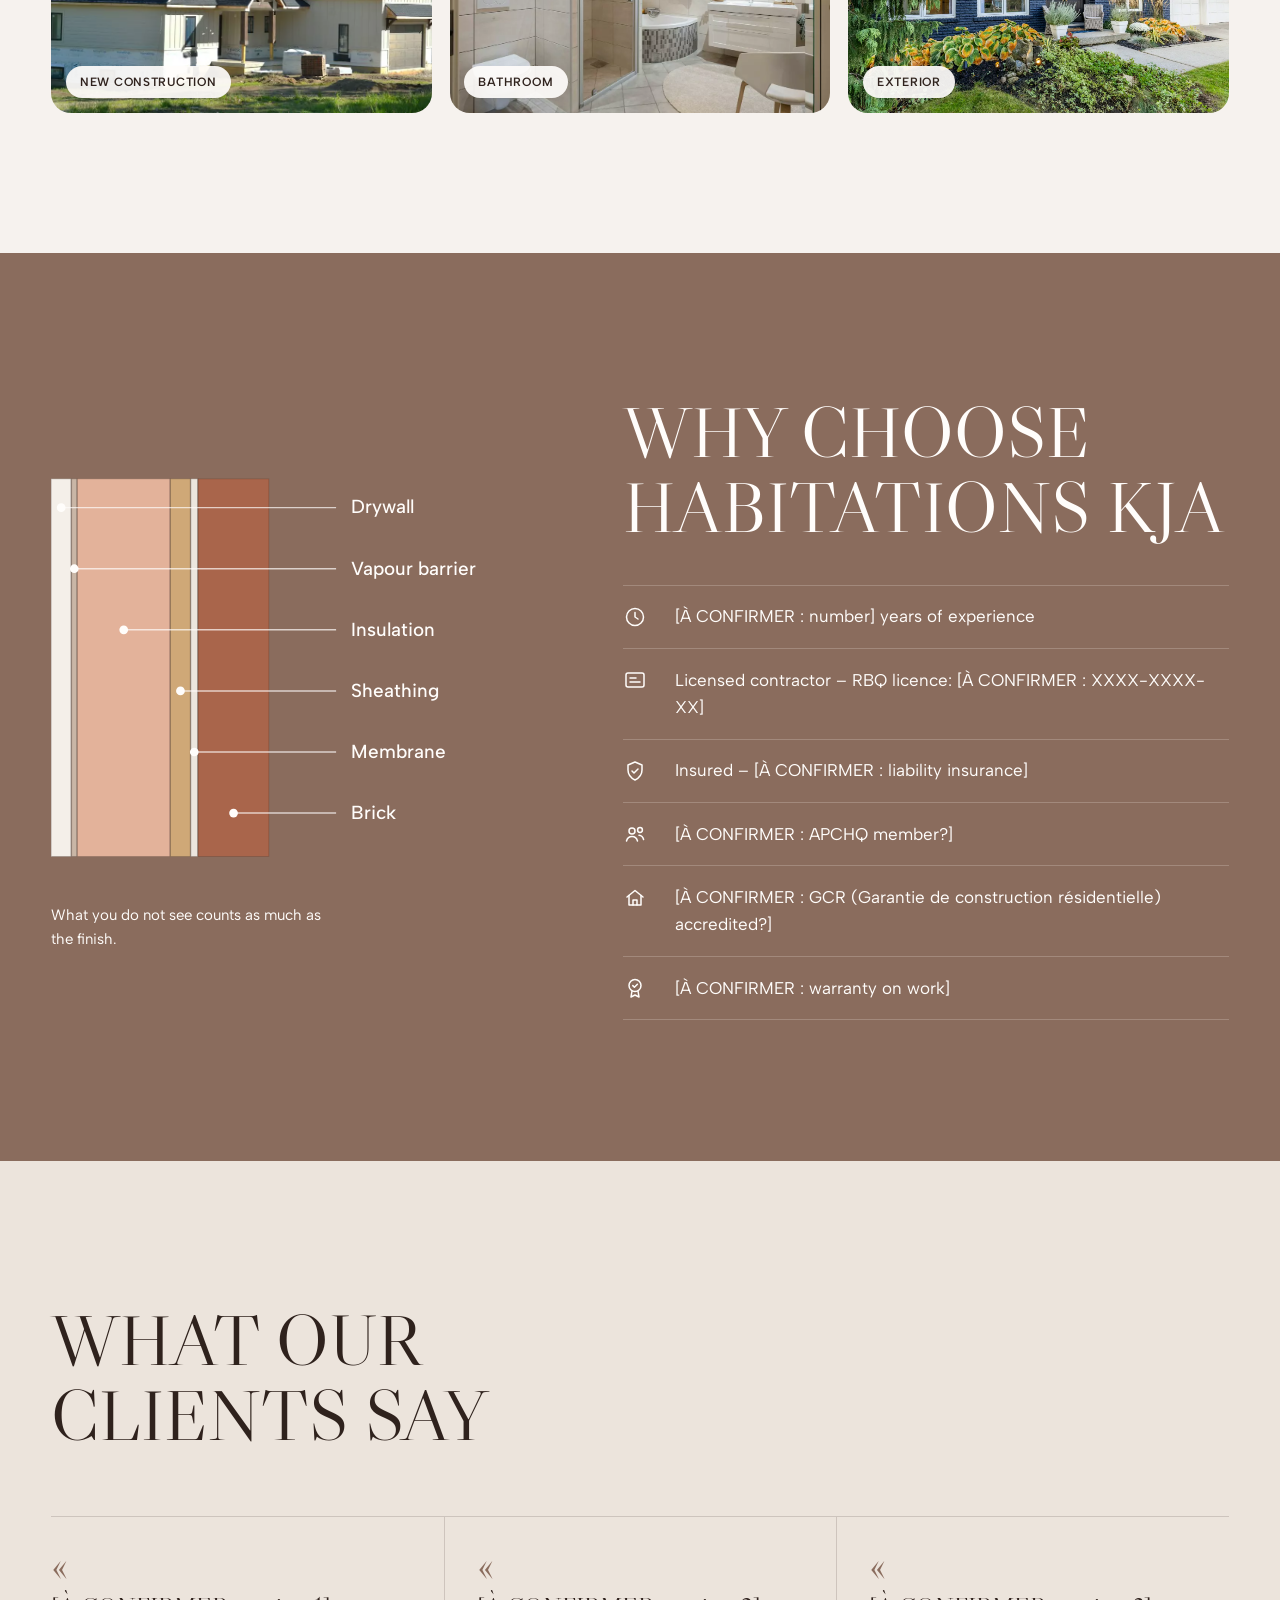
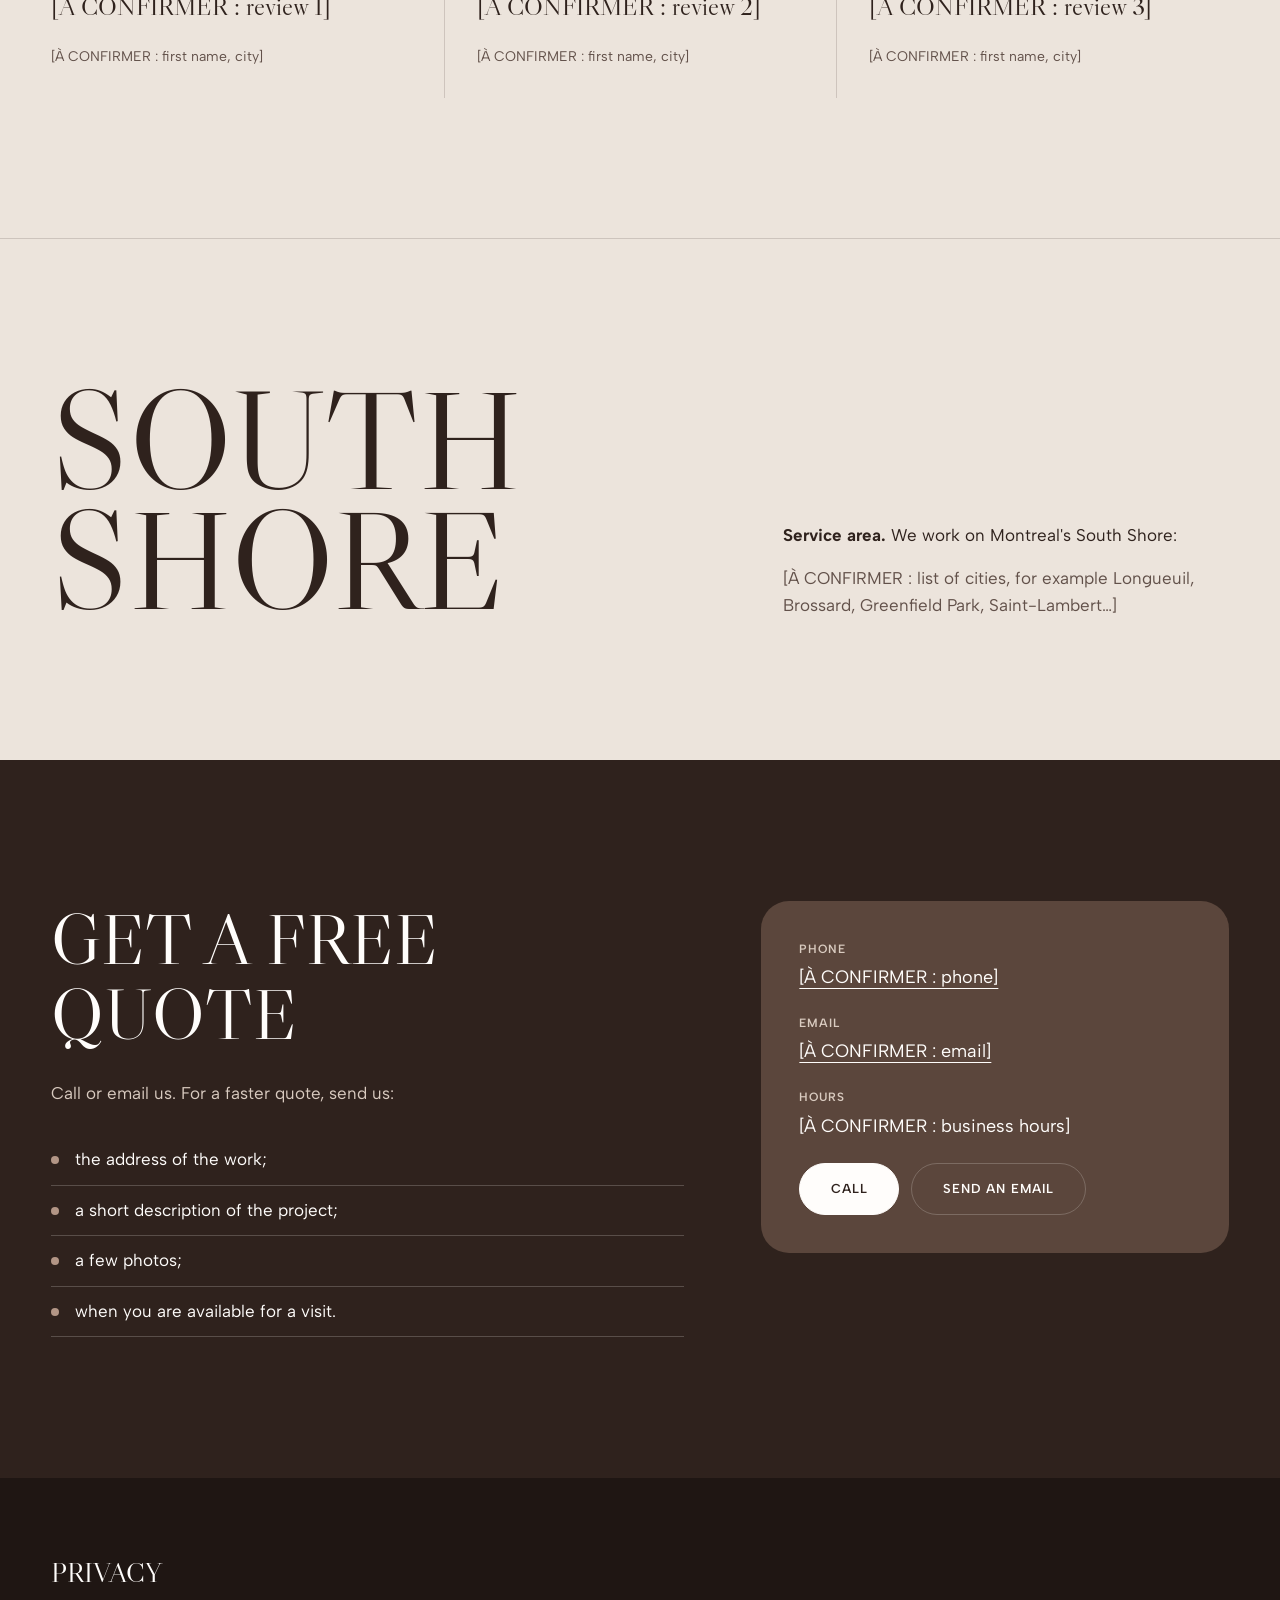
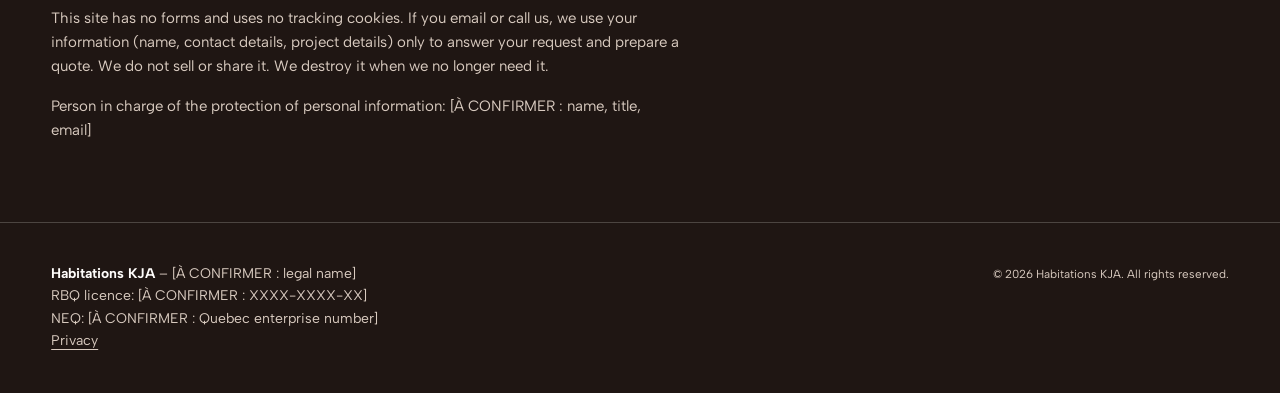
<file: en/index.html>
<!doctype html>
<html lang="en-CA">
<head>
  <meta charset="utf-8">
  <meta name="viewport" content="width=device-width, initial-scale=1">
  <title>Habitations KJA – Construction and renovation on the South Shore</title>
  <meta name="theme-color" content="#2f221d">
  <meta name="description" content="Habitations KJA, construction and renovation contractor on Montreal's South Shore. RBQ licensed. Free quote.">

  <meta property="og:type" content="website">
  <meta property="og:locale" content="en_CA">
  <meta property="og:locale:alternate" content="fr_CA">
  <meta property="og:title" content="Habitations KJA – Construction and renovation">
  <meta property="og:description" content="Construction and renovation contractor on Montreal's South Shore. Free quote.">
  <meta property="og:url" content="[À CONFIRMER : website address]">
  <meta property="og:image" content="[À CONFIRMER : share image]">

  <link rel="alternate" hreflang="fr-CA" href="../index.html">
  <link rel="alternate" hreflang="en-CA" href="index.html">
  <script src="../lang.js"></script>

  <link rel="icon" href="data:image/svg+xml,%3Csvg xmlns='http://www.w3.org/2000/svg' viewBox='0 0 32 32'%3E%3Crect width='32' height='32' rx='8' fill='%232f221d'/%3E%3Cpath d='M6 14l8.5-6V25H6z M17.5 8l8.5 6v11h-8.5z' fill='%23ece4dc'/%3E%3C/svg%3E">
  <link rel="preload" href="../fonts/libre-caslon-display.woff2" as="font" type="font/woff2" crossorigin>
  <link rel="preload" href="../fonts/noto-sans-mandaic.woff2" as="font" type="font/woff2" crossorigin>
  <link rel="preload" href="../img/hero-salon.webp" as="image">
  <link rel="stylesheet" href="../styles.css">

  <script type="application/ld+json">
  {
    "@context": "https://schema.org",
    "@type": "GeneralContractor",
    "name": "Habitations KJA",
    "description": "Residential construction and renovation on Montreal's South Shore.",
    "telephone": "[À CONFIRMER : phone]",
    "email": "[À CONFIRMER : email]",
    "url": "[À CONFIRMER : website address]",
    "address": {
      "@type": "PostalAddress",
      "streetAddress": "[À CONFIRMER : address]",
      "addressLocality": "[À CONFIRMER : city]",
      "addressRegion": "QC",
      "postalCode": "[À CONFIRMER : postal code]",
      "addressCountry": "CA"
    },
    "areaServed": "[À CONFIRMER : cities served]",
    "openingHours": "[À CONFIRMER : business hours]"
  }
  </script>
</head>
<body>

  <!-- Shared drawings: logo and wall cross-section. -->
  <svg width="0" height="0" style="position:absolute" aria-hidden="true" focusable="false">
    <defs>
      <symbol id="logo" viewBox="0 0 22 24">
        <path d="M0 8.5 9.5 1.8V24H0z M12.5 1.8 22 8.5V24h-9.5z"/>
      </symbol>
      <symbol id="wall" viewBox="0 0 150 260">
        <g stroke="rgb(47 34 29 / .25)" stroke-width="1">
          <rect x="0" y="0" width="14" height="260" fill="#f4efe9"/>
          <rect x="14" y="0" width="4" height="260" fill="#c9b6a6"/>
          <rect x="18" y="0" width="64" height="260" fill="#e3b29a"/>
          <rect x="82" y="0" width="14" height="260" fill="#cfa877"/>
          <rect x="96" y="0" width="5" height="260" fill="#ece6de"/>
          <rect x="101" y="0" width="49" height="260" fill="#a9654b"/>
        </g>
      </symbol>
    </defs>
  </svg>

  <a class="skip" href="#content">Skip to content</a>

  <header class="hero">
    <img class="hero-photo" src="../img/hero-salon.webp" width="2400" height="1600" alt="" fetchpriority="high">
    <!-- À CONFIRMER : temporary photo (Unsplash), replace with a real project. Sources: img/SOURCES.md -->

    <nav class="site-nav wrap" aria-label="Main menu">
      <a class="brand" href="#"><svg viewBox="0 0 22 24" aria-hidden="true"><use href="#logo"/></svg>Habitations KJA</a>
      <ul>
        <li><a href="#services">Services</a></li>
        <li><a href="#projects">Our work</a></li>
        <li><a href="#contact">Contact</a></li>
      </ul>
      <div class="nav-end">
        <a class="lang" href="../index.html" hreflang="fr" lang="fr">FR</a>
        <a class="call btn" href="tel:[À CONFIRMER : phone]">Call</a>
        <a class="phone link-caps" href="tel:[À CONFIRMER : phone]">[À CONFIRMER : phone]</a>
      </div>
    </nav>

    <div class="hero-body wrap">
      <div class="hero-title">
        <h1><span>Renovating</span> <span>the South</span> <span>Shore</span></h1>
        <p class="slashes">Construction and renovation</p>
        <p class="hero-lede">Quality work, on time, by a licensed team.</p>
        <a class="btn" href="#contact">Free quote</a>
      </div>

      <div class="room-card">
        <input type="radio" name="piece" id="r-cuisine" checked>
        <input type="radio" name="piece" id="r-bain">
        <input type="radio" name="piece" id="r-sous-sol">
        <fieldset class="chips">
          <legend>Choose a room</legend>
          <label class="chip" for="r-cuisine">Kitchen</label>
          <label class="chip" for="r-bain">Bathroom</label>
          <label class="chip" for="r-sous-sol">Basement</label>
        </fieldset>
        <h2>One room at a time,<br>from plan to finish.</h2>
        <p class="sub">Kitchen, bathroom or basement.</p>
        <div class="room-photos">
          <!-- À CONFIRMER : temporary photos (Unsplash). -->
          <figure class="room-cuisine">
            <img src="../img/piece-cuisine.webp" width="1000" height="667" alt="Renovated kitchen with an island and light wood counter">
            <figcaption>Kitchen</figcaption>
          </figure>
          <figure class="room-bain">
            <img src="../img/piece-salle-de-bain.webp" width="1000" height="667" alt="Walk-in shower in dark ceramic tile">
            <figcaption>Bathroom</figcaption>
          </figure>
          <figure class="room-sous-sol">
            <img src="../img/piece-sous-sol.webp" width="1000" height="667" alt="Finished basement family room">
            <figcaption>Basement</figcaption>
          </figure>
        </div>
      </div>
    </div>

    <div class="hero-foot wrap">
      <a class="wall-card" href="#why-us">
        <div>
          <strong>What is behind the wall counts too.</strong>
          <span>Licence, insurance and warranty.</span>
        </div>
        <svg viewBox="0 0 150 260" aria-hidden="true"><use href="#wall"/></svg>
      </a>
      <p class="licence">
        <span>RBQ licence</span>
        <b>[À CONFIRMER : XXXX-XXXX-XX]</b>
      </p>
      <div class="promise">
        <p>Building and renovating with care, on the South Shore.</p>
        <a class="link-caps" href="#services">Our services</a>
      </div>
    </div>
  </header>

  <main id="content">

    <section id="services" class="section">
      <div class="wrap">
        <div class="section-head">
          <h2>Our services</h2>
          <p>From one small room to a new home.</p>
        </div>
        <!-- À CONFIRMER : service list with the owner -->
        <ul class="services">
          <li>
            <h3>Interior renovation</h3>
            <p>[À CONFIRMER : description]</p>
            <img src="../img/hero-salon.webp" width="2400" height="1600" alt="" loading="lazy">
          </li>
          <li>
            <h3>Kitchens</h3>
            <p>[À CONFIRMER : description]</p>
            <img src="../img/projet-cuisine-blanche.webp" width="1000" height="667" alt="" loading="lazy">
          </li>
          <li>
            <h3>Bathrooms</h3>
            <p>[À CONFIRMER : description]</p>
            <img src="../img/projet-salle-de-bain.webp" width="1000" height="667" alt="" loading="lazy">
          </li>
          <li>
            <h3>Basements</h3>
            <p>[À CONFIRMER : description]</p>
            <img src="../img/piece-sous-sol.webp" width="1000" height="667" alt="" loading="lazy">
          </li>
          <li>
            <h3>Home additions</h3>
            <p>[À CONFIRMER : description]</p>
            <img src="../img/projet-agrandissement.webp" width="1400" height="1113" alt="" loading="lazy">
          </li>
          <li>
            <h3>New construction</h3>
            <p>[À CONFIRMER : description]</p>
            <img src="../img/projet-construction-neuve.webp" width="1000" height="517" alt="" loading="lazy">
          </li>
        </ul>
      </div>
    </section>

    <section id="projects" class="section realisations">
      <div class="wrap">
        <div class="section-head">
          <h2>The kind of work we do</h2>
          <p>Kitchens, bathrooms, additions and new homes.</p>
        </div>
        <!-- À CONFIRMER : temporary photos (Unsplash), replace with the company's real projects. Sources: img/SOURCES.md -->
        <ul class="mosaic">
          <li><figure>
            <img src="../img/projet-cuisine-bois.webp" width="1400" height="933" alt="Wood kitchen with a large island" loading="lazy">
            <figcaption>Kitchen</figcaption>
          </figure></li>
          <li><figure>
            <img src="../img/projet-douche-marbre.webp" width="1000" height="667" alt="Glass shower with marble walls" loading="lazy">
            <figcaption>Bathroom</figcaption>
          </figure></li>
          <li><figure>
            <img src="../img/projet-agrandissement.webp" width="1400" height="1113" alt="Rear home addition with large windows" loading="lazy">
            <figcaption>Home addition</figcaption>
          </figure></li>
          <li><figure>
            <img src="../img/projet-construction-neuve.webp" width="1000" height="517" alt="New house under construction" loading="lazy">
            <figcaption>New construction</figcaption>
          </figure></li>
          <li><figure>
            <img src="../img/projet-salle-de-bain.webp" width="1000" height="667" alt="Large bathroom with an open shower" loading="lazy">
            <figcaption>Bathroom</figcaption>
          </figure></li>
          <li><figure>
            <img src="../img/projet-facade.webp" width="1400" height="933" alt="Dark brick front and landscaping" loading="lazy">
            <figcaption>Exterior</figcaption>
          </figure></li>
        </ul>
      </div>
    </section>

    <section id="why-us" class="section pourquoi">
      <div class="wrap pourquoi-grid">
        <figure class="wall-figure">
          <svg viewBox="0 0 330 280" role="img" aria-label="Wall cross-section: drywall, vapour barrier, insulation, sheathing, membrane and brick">
            <use href="#wall" x="0" y="10" width="150" height="260"/>
            <line class="leader" x1="7" y1="30" x2="196" y2="30"/><circle class="dot" cx="7" cy="30" r="3"/><text x="206" y="34">Drywall</text>
            <line class="leader" x1="16" y1="72" x2="196" y2="72"/><circle class="dot" cx="16" cy="72" r="3"/><text x="206" y="76">Vapour barrier</text>
            <line class="leader" x1="50" y1="114" x2="196" y2="114"/><circle class="dot" cx="50" cy="114" r="3"/><text x="206" y="118">Insulation</text>
            <line class="leader" x1="89" y1="156" x2="196" y2="156"/><circle class="dot" cx="89" cy="156" r="3"/><text x="206" y="160">Sheathing</text>
            <line class="leader" x1="98.5" y1="198" x2="196" y2="198"/><circle class="dot" cx="98.5" cy="198" r="3"/><text x="206" y="202">Membrane</text>
            <line class="leader" x1="125.5" y1="240" x2="196" y2="240"/><circle class="dot" cx="125.5" cy="240" r="3"/><text x="206" y="244">Brick</text>
          </svg>
          <figcaption>What you do not see counts as much as the finish.</figcaption>
        </figure>
        <div>
          <h2 class="big-title">Why choose Habitations KJA</h2>
          <ul class="proofs">
            <li>
              <svg viewBox="0 0 24 24" aria-hidden="true"><circle cx="12" cy="12" r="8.5"/><path d="M12 7.5V12l3 2"/></svg>
              <span>[À CONFIRMER : number] years of experience</span>
            </li>
            <li>
              <svg viewBox="0 0 24 24" aria-hidden="true"><rect x="3" y="5" width="18" height="14" rx="2"/><path d="M7 10h6M7 14h10"/></svg>
              <span>Licensed contractor – RBQ licence: [À CONFIRMER : XXXX-XXXX-XX]</span>
            </li>
            <li>
              <svg viewBox="0 0 24 24" aria-hidden="true"><path d="M12 3l7 3v5c0 4.5-3 8-7 10-4-2-7-5.5-7-10V6z"/><path d="M9 12l2 2 4-4"/></svg>
              <span>Insured – [À CONFIRMER : liability insurance]</span>
            </li>
            <li>
              <svg viewBox="0 0 24 24" aria-hidden="true"><circle cx="9" cy="9" r="3"/><path d="M3.5 19c.8-3 3-4.5 5.5-4.5s4.7 1.5 5.5 4.5"/><circle cx="17" cy="8" r="2.4"/><path d="M16 13.2c2.3.2 4 1.6 4.6 4.3"/></svg>
              <span>[À CONFIRMER : APCHQ member?]</span>
            </li>
            <li>
              <svg viewBox="0 0 24 24" aria-hidden="true"><path d="M4 11l8-6.5 8 6.5"/><path d="M6 9.5V19h12V9.5"/><path d="M10 19v-5h4v5"/></svg>
              <span>[À CONFIRMER : GCR (Garantie de construction résidentielle) accredited?]</span>
            </li>
            <li>
              <svg viewBox="0 0 24 24" aria-hidden="true"><circle cx="12" cy="9.5" r="6"/><path d="M9.8 9.6l1.6 1.6 3-3"/><path d="M9 15l-1 6 4-2 4 2-1-6"/></svg>
              <span>[À CONFIRMER : warranty on work]</span>
            </li>
          </ul>
        </div>
      </div>
    </section>

    <section id="reviews" class="section">
      <div class="wrap">
        <div class="section-head">
          <h2>What our clients say</h2>
        </div>
        <!-- À CONFIRMER : real reviews, with the clients' permission -->
        <div class="quotes">
          <blockquote>
            [À CONFIRMER : review 1]
            <footer><cite>[À CONFIRMER : first name, city]</cite></footer>
          </blockquote>
          <blockquote>
            [À CONFIRMER : review 2]
            <footer><cite>[À CONFIRMER : first name, city]</cite></footer>
          </blockquote>
          <blockquote>
            [À CONFIRMER : review 3]
            <footer><cite>[À CONFIRMER : first name, city]</cite></footer>
          </blockquote>
        </div>
      </div>
    </section>

    <section id="service-area" class="section territoire">
      <div class="wrap territoire-grid">
        <h2 class="big-title">South Shore</h2>
        <div>
          <p><strong>Service area.</strong> We work on Montreal's South Shore:</p>
          <p class="muted">[À CONFIRMER : list of cities, for example Longueuil, Brossard, Greenfield Park, Saint-Lambert…]</p>
        </div>
      </div>
    </section>

    <section id="contact" class="section contact">
      <div class="wrap contact-grid">
        <div>
          <h2 class="big-title">Get a free quote</h2>
          <p class="lede">Call or email us. For a faster quote, send us:</p>
          <ul class="to-send">
            <li>the address of the work;</li>
            <li>a short description of the project;</li>
            <li>a few photos;</li>
            <li>when you are available for a visit.</li>
          </ul>
        </div>
        <div class="contact-card">
          <dl>
            <dt>Phone</dt>
            <dd><a href="tel:[À CONFIRMER : phone]">[À CONFIRMER : phone]</a></dd>
            <dt>Email</dt>
            <dd><a href="mailto:[À CONFIRMER : email]">[À CONFIRMER : email]</a></dd>
            <dt>Hours</dt>
            <dd>[À CONFIRMER : business hours]</dd>
          </dl>
          <div class="actions">
            <a class="btn btn--light" href="tel:[À CONFIRMER : phone]">Call</a>
            <a class="btn btn--ghost" href="mailto:[À CONFIRMER : email]?subject=Quote%20request">Send an email</a>
          </div>
        </div>
      </div>
    </section>

    <section id="privacy" class="confidentialite">
      <div class="wrap">
        <h2>Privacy</h2>
        <p>
          This site has no forms and uses no tracking cookies.
          If you email or call us, we use your information
          (name, contact details, project details) only to answer your request and prepare a quote.
          We do not sell or share it.
          We destroy it when we no longer need it.
        </p>
        <p>
          Person in charge of the protection of personal information:
          [À CONFIRMER : name, title, email]
        </p>
      </div>
    </section>

  </main>

  <footer class="site-footer">
    <div class="wrap">
      <p>
        <strong>Habitations KJA</strong> – [À CONFIRMER : legal name]<br>
        RBQ licence: [À CONFIRMER : XXXX-XXXX-XX]<br>
        NEQ: [À CONFIRMER : Quebec enterprise number]<br>
        <a href="#privacy">Privacy</a>
      </p>
      <p><small>© 2026 Habitations KJA. All rights reserved.</small></p>
    </div>
  </footer>

</body>
</html>
</file>
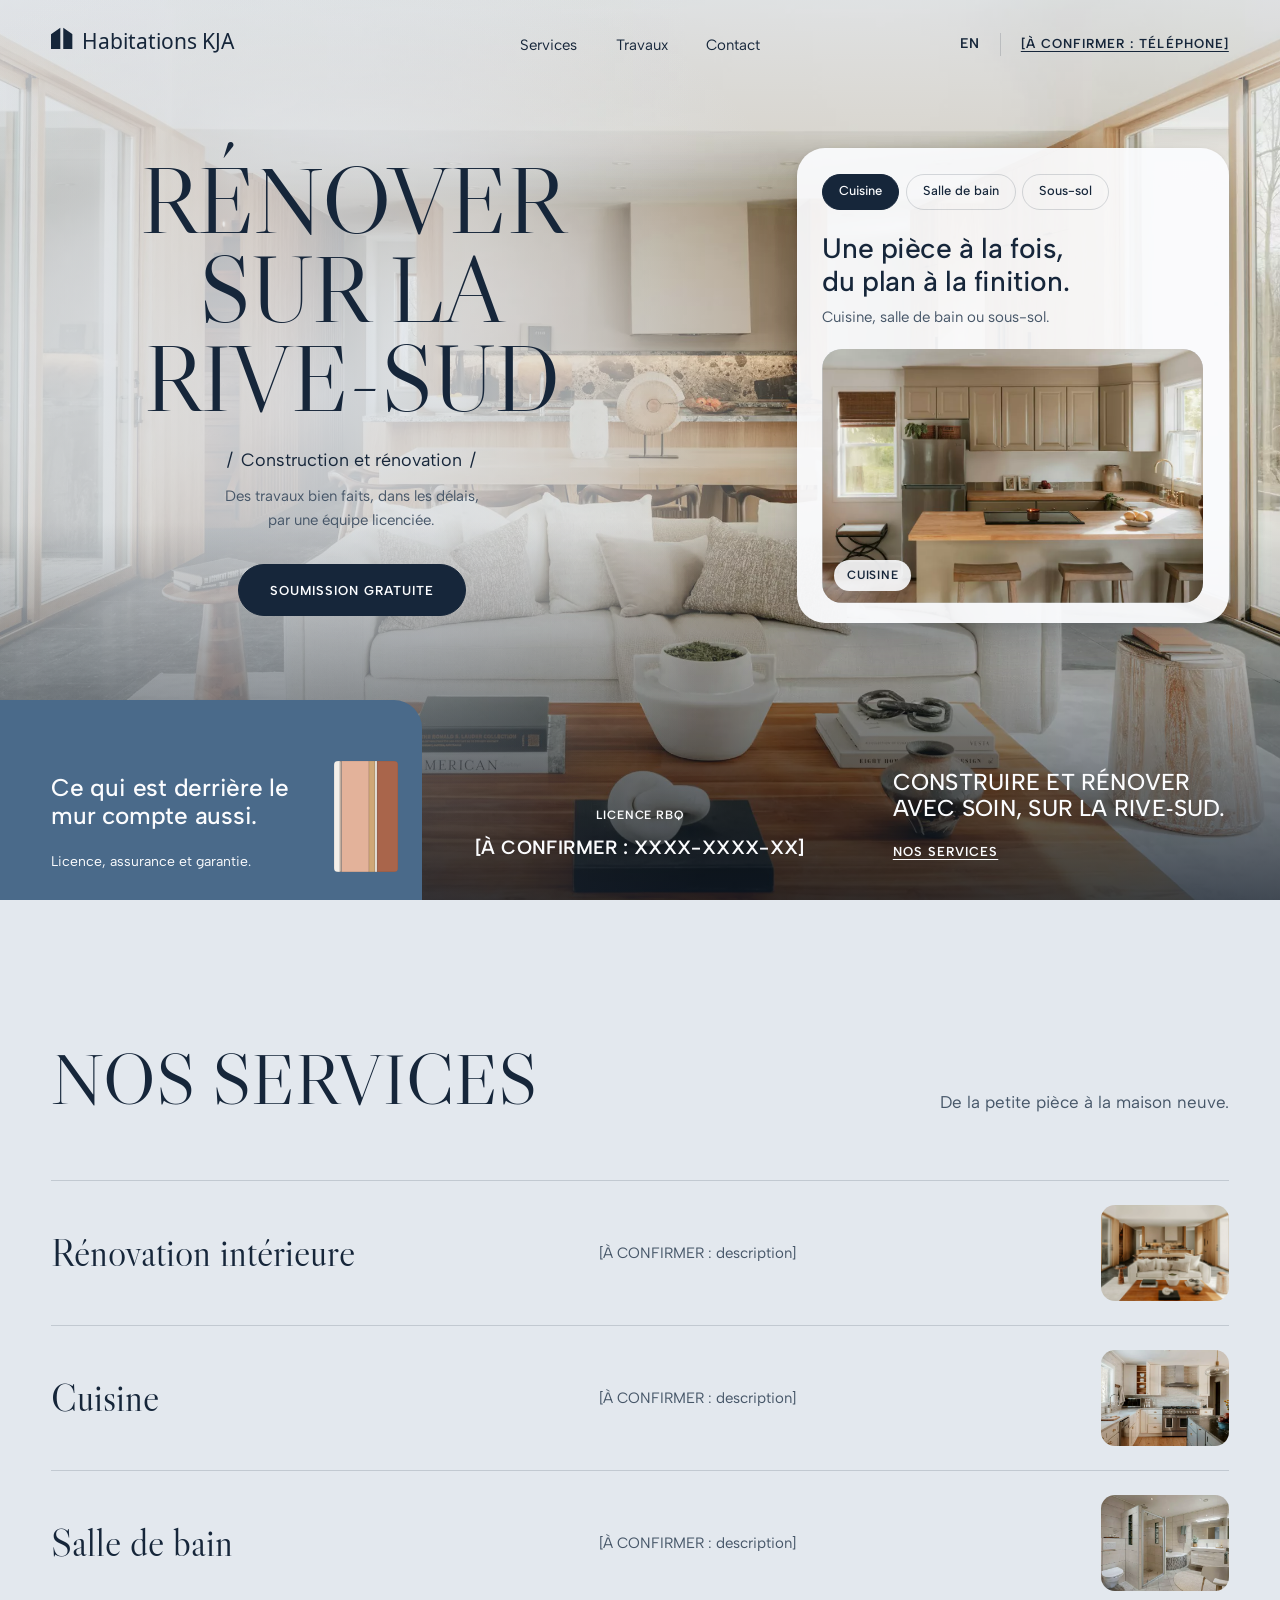
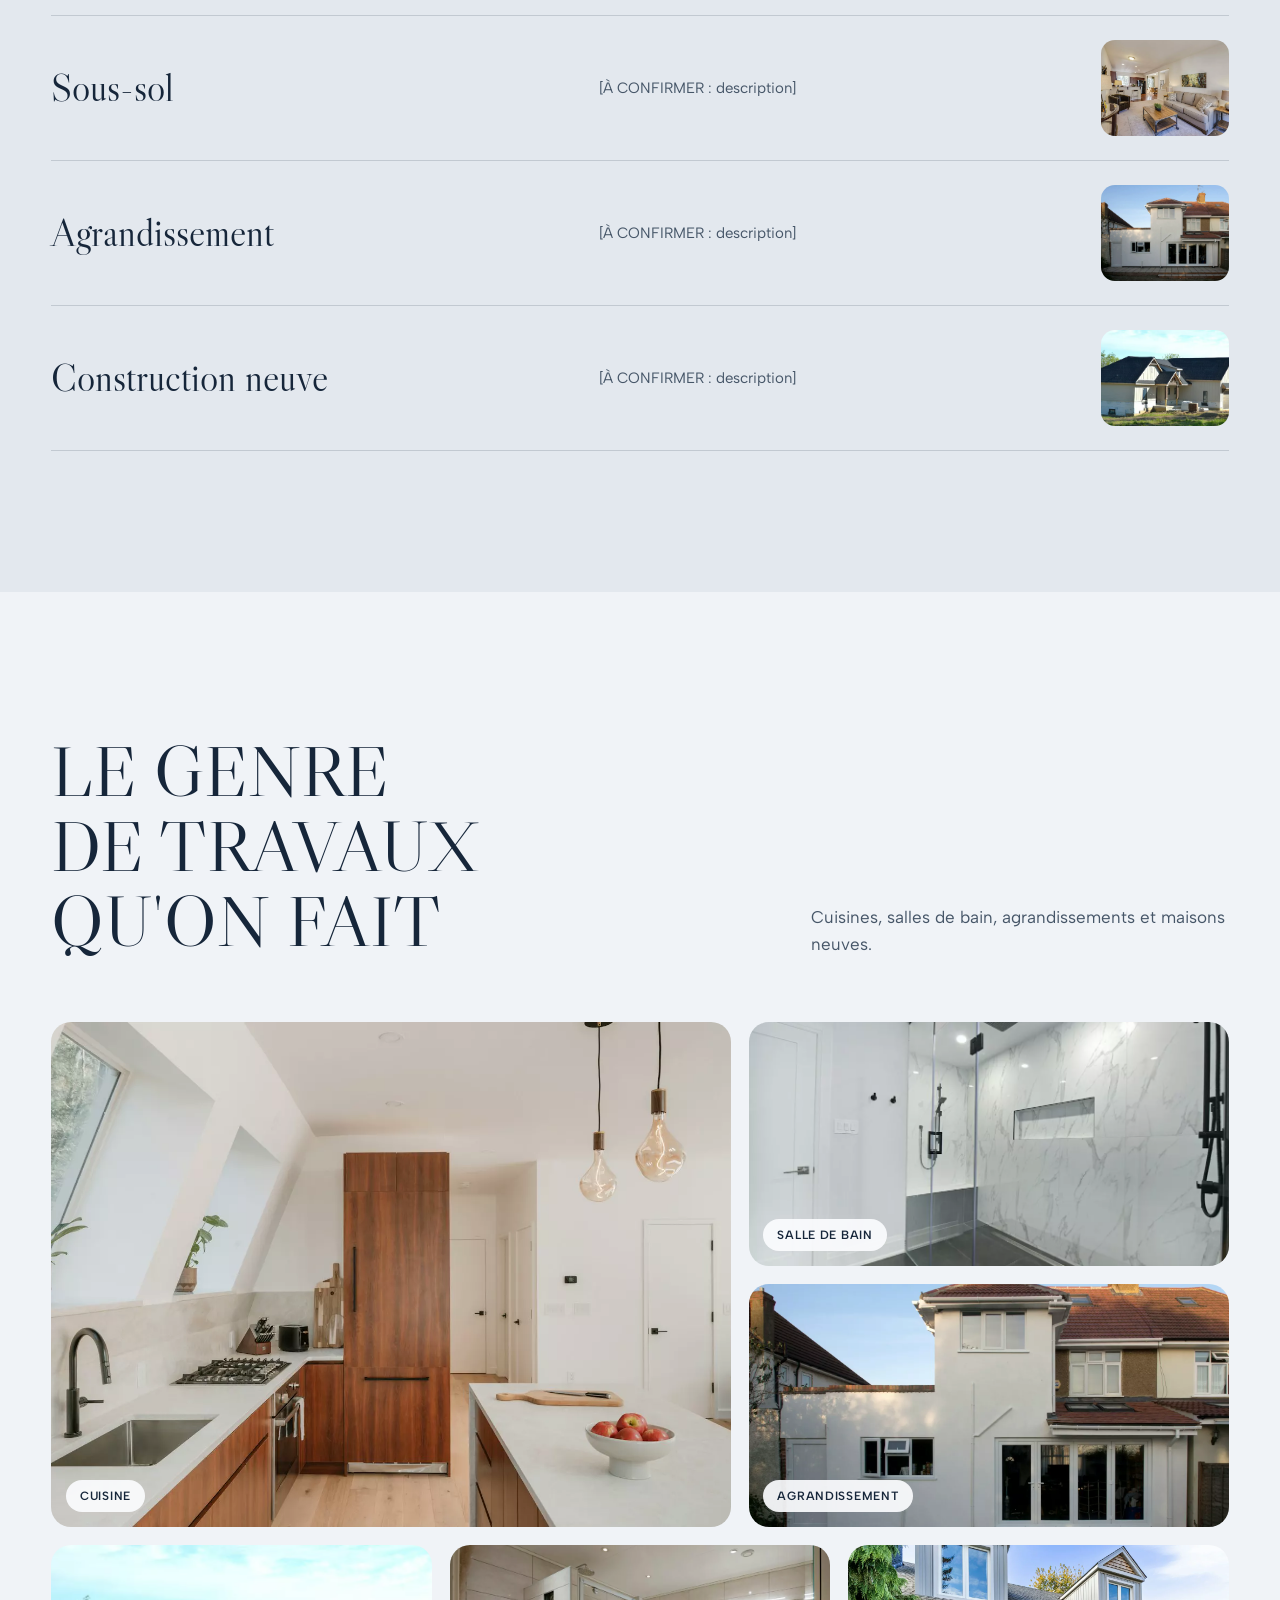
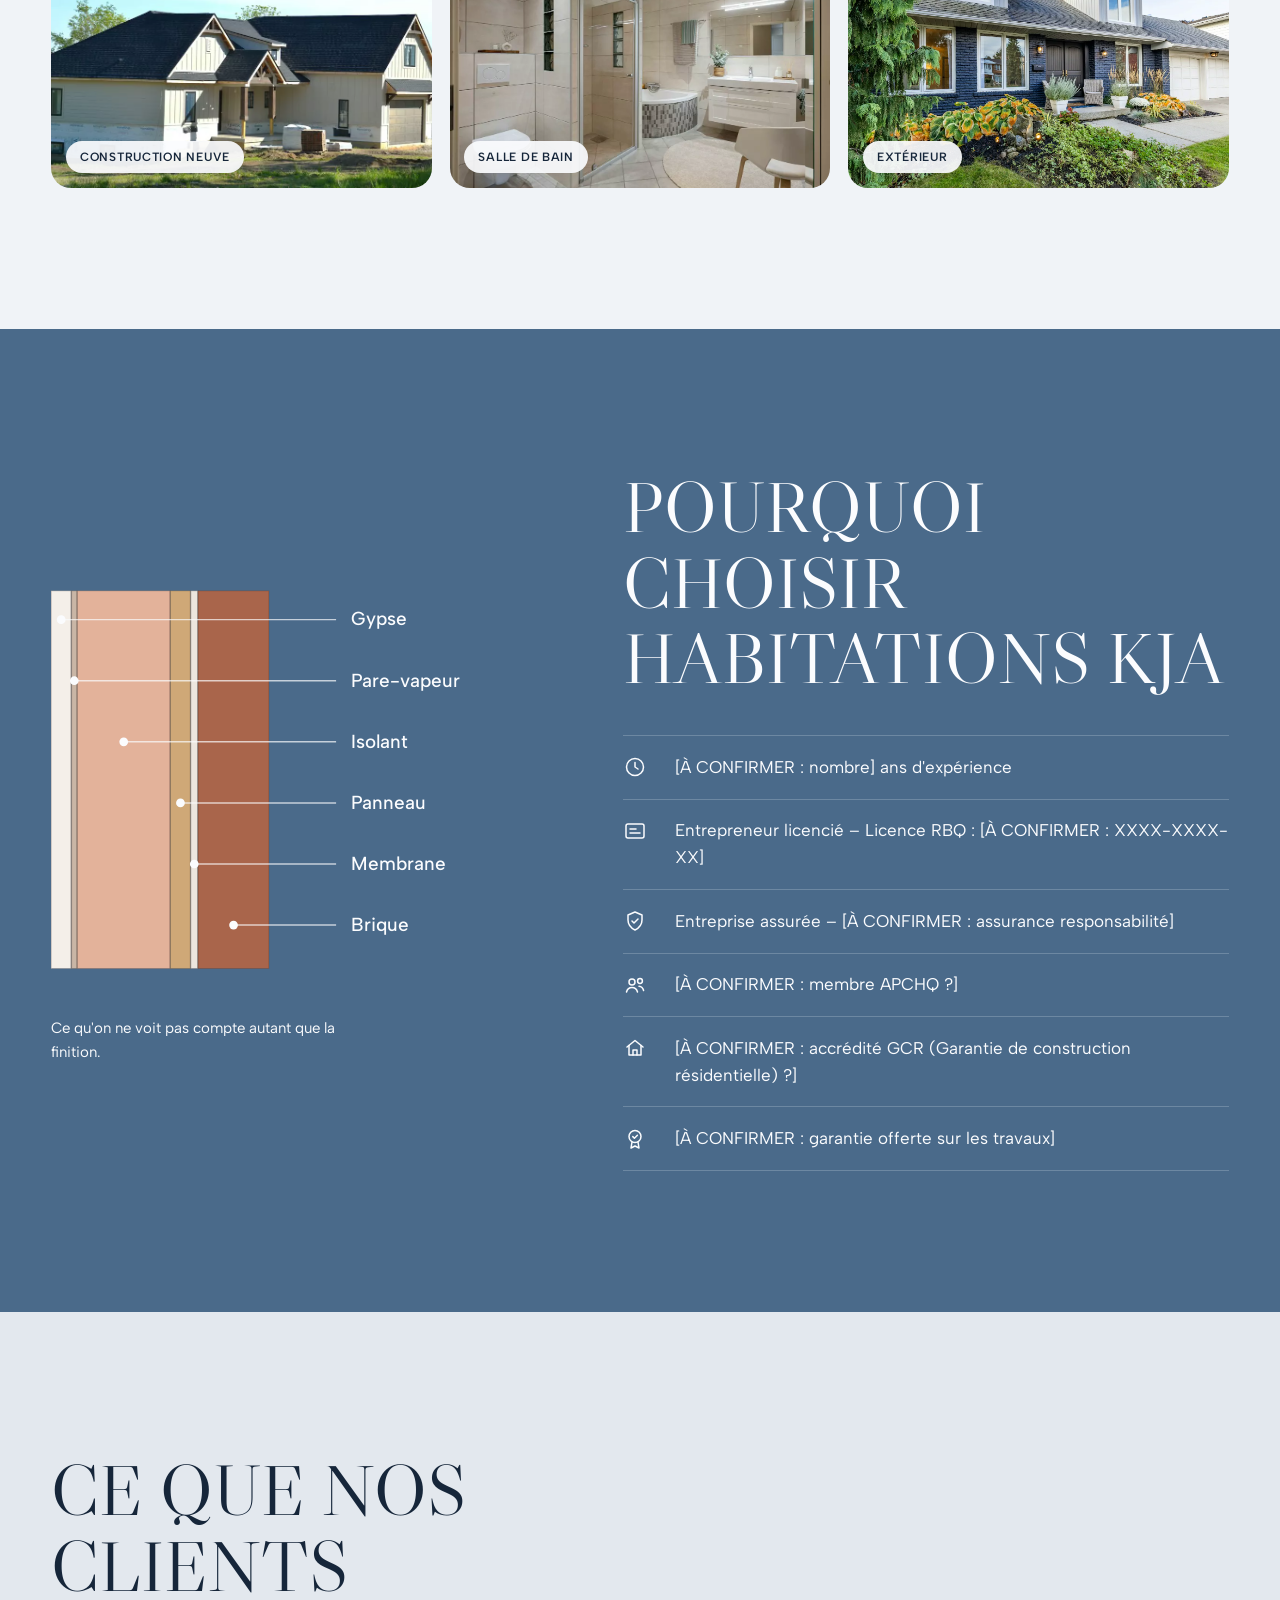
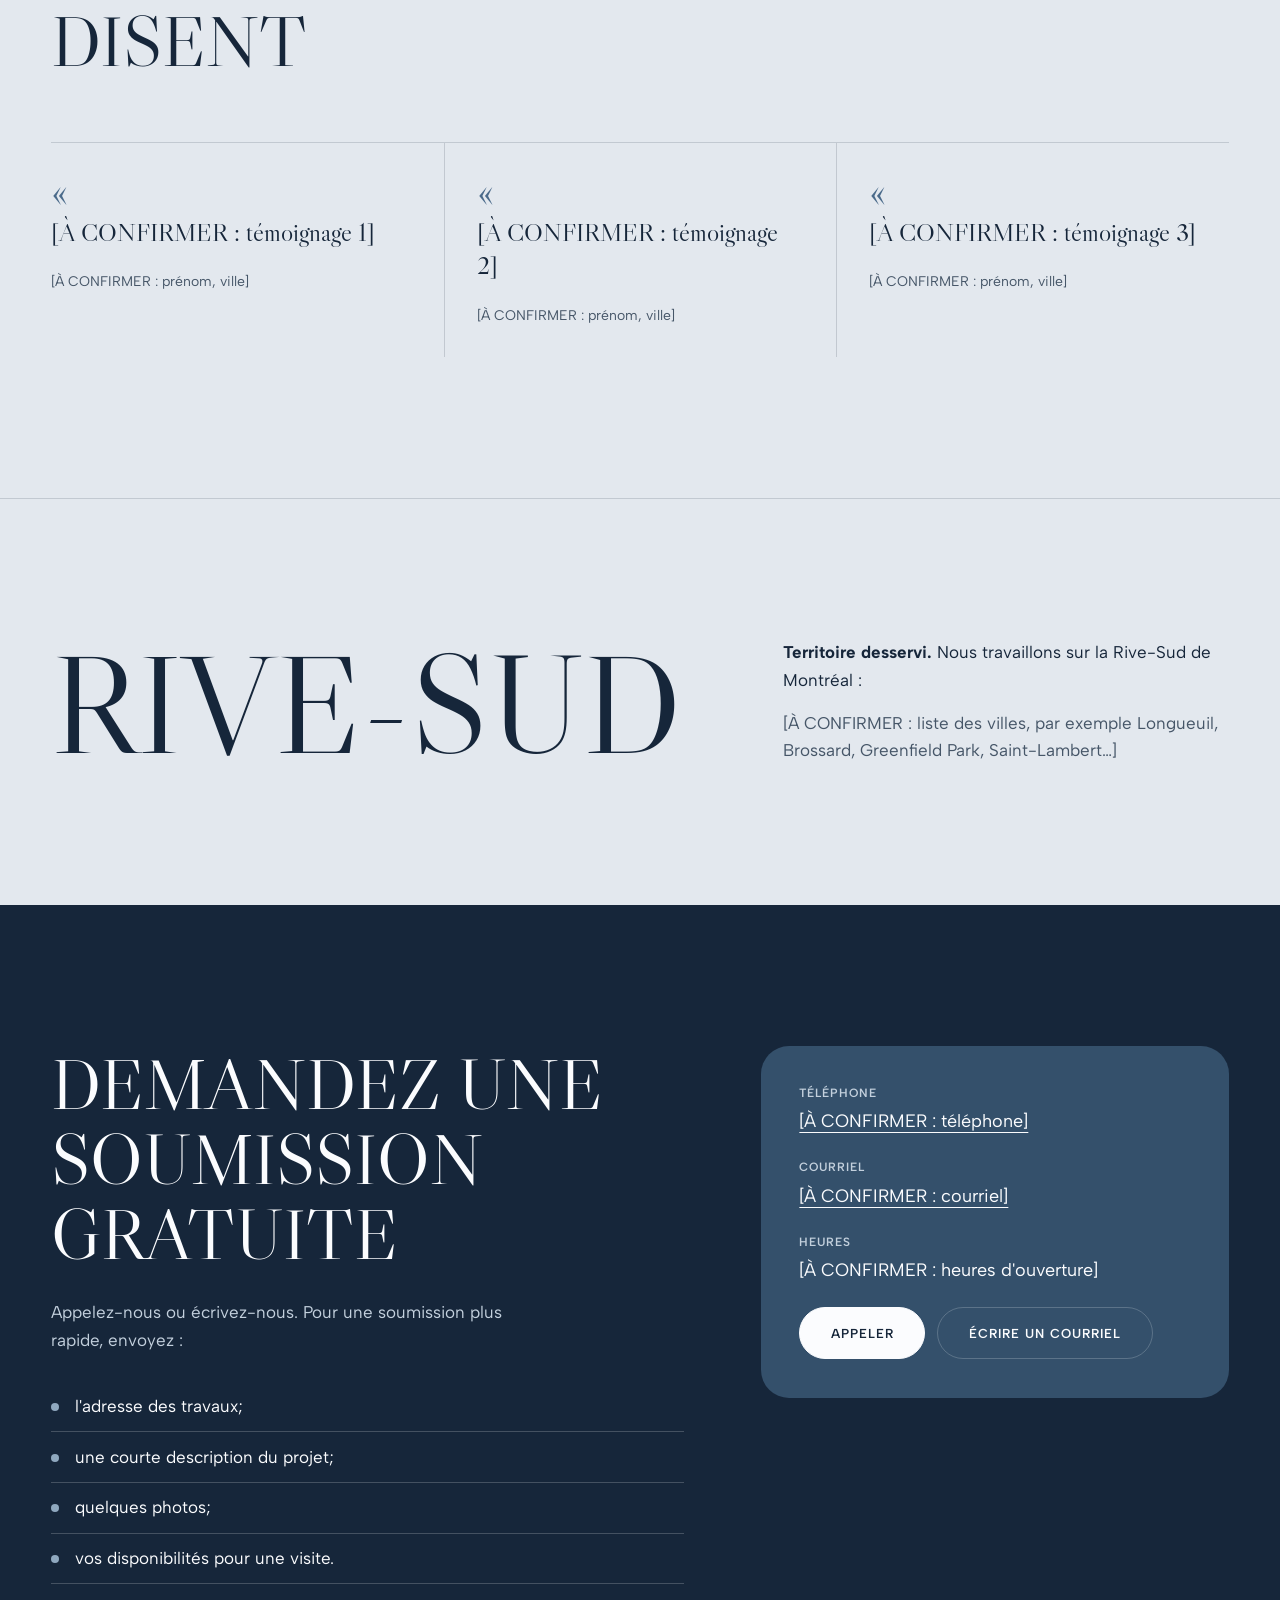
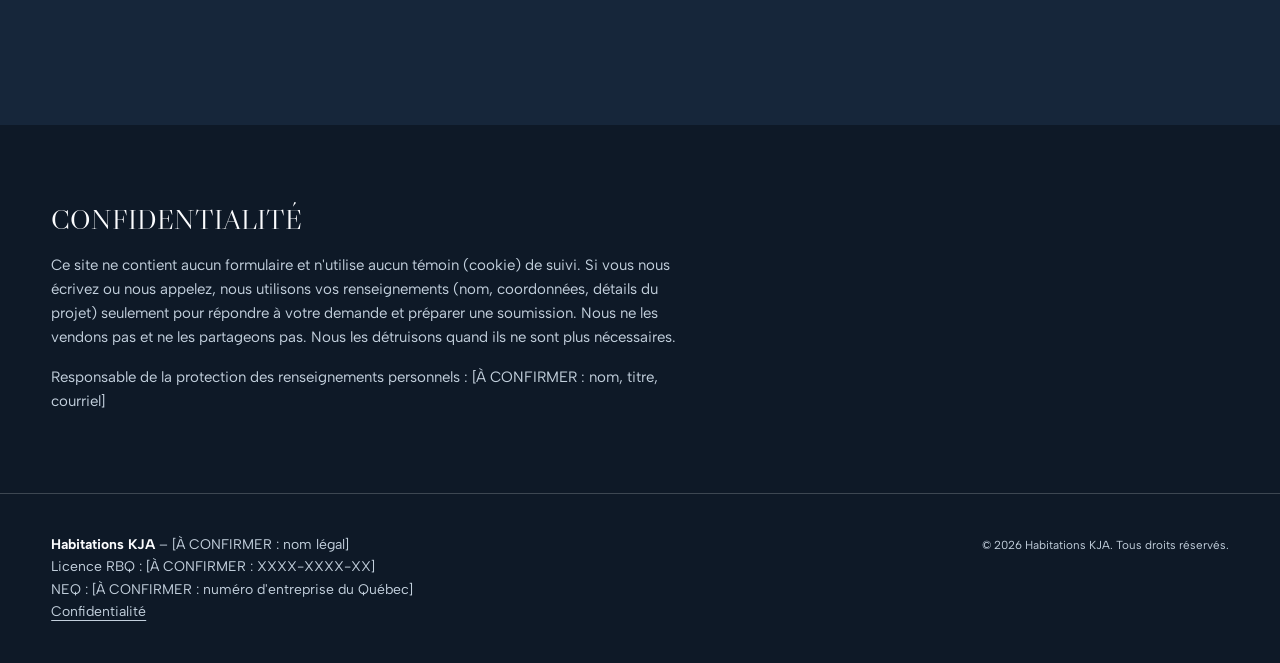
<file: couleurs/bleu.html>
<!doctype html>
<html lang="fr-CA">
<head>
  <meta charset="utf-8">
  <meta name="robots" content="noindex">
  <meta name="viewport" content="width=device-width, initial-scale=1">
  <title>Habitations KJA – Construction et rénovation sur la Rive-Sud</title>
  <meta name="description" content="Habitations KJA, entrepreneur en construction et rénovation sur la Rive-Sud de Montréal. Licence RBQ. Soumission gratuite.">
  <meta name="theme-color" content="#16263a">

  <meta property="og:type" content="website">
  <meta property="og:locale" content="fr_CA">
  <meta property="og:title" content="Habitations KJA – Construction et rénovation">
  <meta property="og:description" content="Entrepreneur en construction et rénovation sur la Rive-Sud de Montréal. Soumission gratuite.">
  <meta property="og:url" content="[À CONFIRMER : adresse du site web]">
  <meta property="og:image" content="[À CONFIRMER : image de partage]">
  <meta property="og:locale:alternate" content="en_CA">

  <link rel="icon" href="data:image/svg+xml,%3Csvg xmlns='http://www.w3.org/2000/svg' viewBox='0 0 32 32'%3E%3Crect width='32' height='32' rx='8' fill='%232f221d'/%3E%3Cpath d='M6 14l8.5-6V25H6z M17.5 8l8.5 6v11h-8.5z' fill='%23ece4dc'/%3E%3C/svg%3E">
  <link rel="preload" href="../fonts/libre-caslon-display.woff2" as="font" type="font/woff2" crossorigin>
  <link rel="preload" href="../fonts/noto-sans-mandaic.woff2" as="font" type="font/woff2" crossorigin>
  <link rel="preload" href="../img/hero-salon.webp" as="image">
  <link rel="stylesheet" href="styles.css">

  <script type="application/ld+json">
  {
    "@context": "https://schema.org",
    "@type": "GeneralContractor",
    "name": "Habitations KJA",
    "description": "Construction et rénovation résidentielle sur la Rive-Sud de Montréal.",
    "telephone": "[À CONFIRMER : téléphone]",
    "email": "[À CONFIRMER : courriel]",
    "url": "[À CONFIRMER : adresse du site web]",
    "address": {
      "@type": "PostalAddress",
      "streetAddress": "[À CONFIRMER : adresse]",
      "addressLocality": "[À CONFIRMER : ville]",
      "addressRegion": "QC",
      "postalCode": "[À CONFIRMER : code postal]",
      "addressCountry": "CA"
    },
    "areaServed": "[À CONFIRMER : villes desservies]",
    "openingHours": "[À CONFIRMER : heures d'ouverture]"
  }
  </script>
<style>
:root {
  --espresso: #16263a; --espresso-deep: #0e1927; --bark: #34506b;
  --taupe: #4a6a8a; --taupe-light: #8fa8bf; --sand: #e3e8ee; --sand-deep: #cfd8e2;
  --mist: #f0f3f7; --white: #fbfcfe; --ink-soft: #465668; --on-dark-soft: #c3d0dd;
  --white-ch: 251 252 254; --deep-ch: 14 25 39; --sand-ch: 227 232 238; --esp-ch: 22 38 58;
}
</style>
</head>
<body>

  <!-- Shared drawings: logo and wall cross-section. -->
  <svg width="0" height="0" style="position:absolute" aria-hidden="true" focusable="false">
    <defs>
      <symbol id="logo" viewBox="0 0 22 24">
        <path d="M0 8.5 9.5 1.8V24H0z M12.5 1.8 22 8.5V24h-9.5z"/>
      </symbol>
      <symbol id="wall" viewBox="0 0 150 260">
        <g stroke="rgb(47 34 29 / .25)" stroke-width="1">
          <rect x="0" y="0" width="14" height="260" fill="#f4efe9"/>
          <rect x="14" y="0" width="4" height="260" fill="#c9b6a6"/>
          <rect x="18" y="0" width="64" height="260" fill="#e3b29a"/>
          <rect x="82" y="0" width="14" height="260" fill="#cfa877"/>
          <rect x="96" y="0" width="5" height="260" fill="#ece6de"/>
          <rect x="101" y="0" width="49" height="260" fill="#a9654b"/>
        </g>
      </symbol>
    </defs>
  </svg>

  <a class="skip" href="#contenu">Aller au contenu</a>

  <header class="hero">
    <img class="hero-photo" src="../img/hero-salon.webp" width="2400" height="1600" alt="" fetchpriority="high">
    <!-- À CONFIRMER&nbsp;: photo temporaire (Unsplash), à remplacer par un vrai projet. Sources&nbsp;: img/SOURCES.md -->

    <nav class="site-nav wrap" aria-label="Menu principal">
      <a class="brand" href="#"><svg viewBox="0 0 22 24" aria-hidden="true"><use href="#logo"/></svg>Habitations KJA</a>
      <ul>
        <li><a href="#services">Services</a></li>
        <li><a href="#realisations">Travaux</a></li>
        <li><a href="#contact">Contact</a></li>
      </ul>
      <div class="nav-end">
        <a class="lang" href="#" hreflang="en" lang="en">EN</a>
        <a class="call btn" href="tel:[À CONFIRMER : téléphone]">Appeler</a>
        <a class="phone link-caps" href="tel:[À CONFIRMER : téléphone]">[À CONFIRMER&nbsp;: téléphone]</a>
      </div>
    </nav>

    <div class="hero-body wrap">
      <div class="hero-title">
        <h1><span>Rénover</span> <span>sur la</span> <span>Rive-Sud</span></h1>
        <p class="slashes">Construction et rénovation</p>
        <p class="hero-lede">Des travaux bien faits, dans les délais, par une équipe licenciée.</p>
        <a class="btn" href="#contact">Soumission gratuite</a>
      </div>

      <div class="room-card">
        <input type="radio" name="piece" id="r-cuisine" checked>
        <input type="radio" name="piece" id="r-bain">
        <input type="radio" name="piece" id="r-sous-sol">
        <fieldset class="chips">
          <legend>Choisir une pièce</legend>
          <label class="chip" for="r-cuisine">Cuisine</label>
          <label class="chip" for="r-bain">Salle de bain</label>
          <label class="chip" for="r-sous-sol">Sous-sol</label>
        </fieldset>
        <h2>Une pièce à la fois,<br>du plan à la finition.</h2>
        <p class="sub">Cuisine, salle de bain ou sous-sol.</p>
        <div class="room-photos">
          <!-- À CONFIRMER&nbsp;: photos temporaires (Unsplash). -->
          <figure class="room-cuisine">
            <img src="../img/piece-cuisine.webp" width="1000" height="667" alt="Cuisine rénovée avec îlot et comptoir en bois clair">
            <figcaption>Cuisine</figcaption>
          </figure>
          <figure class="room-bain">
            <img src="../img/piece-salle-de-bain.webp" width="1000" height="667" alt="Douche à l'italienne en céramique foncée">
            <figcaption>Salle de bain</figcaption>
          </figure>
          <figure class="room-sous-sol">
            <img src="../img/piece-sous-sol.webp" width="1000" height="667" alt="Sous-sol aménagé en salle familiale">
            <figcaption>Sous-sol</figcaption>
          </figure>
        </div>
      </div>
    </div>

    <div class="hero-foot wrap">
      <a class="wall-card" href="#pourquoi">
        <div>
          <strong>Ce qui est derrière le mur compte aussi.</strong>
          <span>Licence, assurance et garantie.</span>
        </div>
        <svg viewBox="0 0 150 260" aria-hidden="true"><use href="#wall"/></svg>
      </a>
      <p class="licence">
        <span>Licence RBQ</span>
        <b>[À CONFIRMER&nbsp;: XXXX-XXXX-XX]</b>
      </p>
      <div class="promise">
        <p>Construire et rénover avec soin, sur la Rive&#8209;Sud.</p>
        <a class="link-caps" href="#services">Nos services</a>
      </div>
    </div>
  </header>

  <main id="contenu">

    <section id="services" class="section">
      <div class="wrap">
        <div class="section-head">
          <h2>Nos services</h2>
          <p>De la petite pièce à la maison neuve.</p>
        </div>
        <!-- À CONFIRMER&nbsp;: liste des services avec le propriétaire -->
        <ul class="services">
          <li>
            <h3>Rénovation intérieure</h3>
            <p>[À CONFIRMER&nbsp;: description]</p>
            <img src="../img/hero-salon.webp" width="2400" height="1600" alt="" loading="lazy">
          </li>
          <li>
            <h3>Cuisine</h3>
            <p>[À CONFIRMER&nbsp;: description]</p>
            <img src="../img/projet-cuisine-blanche.webp" width="1000" height="667" alt="" loading="lazy">
          </li>
          <li>
            <h3>Salle de bain</h3>
            <p>[À CONFIRMER&nbsp;: description]</p>
            <img src="../img/projet-salle-de-bain.webp" width="1000" height="667" alt="" loading="lazy">
          </li>
          <li>
            <h3>Sous-sol</h3>
            <p>[À CONFIRMER&nbsp;: description]</p>
            <img src="../img/piece-sous-sol.webp" width="1000" height="667" alt="" loading="lazy">
          </li>
          <li>
            <h3>Agrandissement</h3>
            <p>[À CONFIRMER&nbsp;: description]</p>
            <img src="../img/projet-agrandissement.webp" width="1400" height="1113" alt="" loading="lazy">
          </li>
          <li>
            <h3>Construction neuve</h3>
            <p>[À CONFIRMER&nbsp;: description]</p>
            <img src="../img/projet-construction-neuve.webp" width="1000" height="517" alt="" loading="lazy">
          </li>
        </ul>
      </div>
    </section>

    <section id="realisations" class="section realisations">
      <div class="wrap">
        <div class="section-head">
          <h2>Le genre de travaux qu'on fait</h2>
          <p>Cuisines, salles de bain, agrandissements et maisons neuves.</p>
        </div>
        <!-- À CONFIRMER&nbsp;: photos temporaires (Unsplash), à remplacer par les vrais projets de l'entreprise. Sources&nbsp;: img/SOURCES.md -->
        <ul class="mosaic">
          <li><figure>
            <img src="../img/projet-cuisine-bois.webp" width="1400" height="933" alt="Cuisine en bois avec grand îlot" loading="lazy">
            <figcaption>Cuisine</figcaption>
          </figure></li>
          <li><figure>
            <img src="../img/projet-douche-marbre.webp" width="1000" height="667" alt="Douche vitrée aux murs de marbre" loading="lazy">
            <figcaption>Salle de bain</figcaption>
          </figure></li>
          <li><figure>
            <img src="../img/projet-agrandissement.webp" width="1400" height="1113" alt="Agrandissement à l'arrière d'une maison, avec grandes fenêtres" loading="lazy">
            <figcaption>Agrandissement</figcaption>
          </figure></li>
          <li><figure>
            <img src="../img/projet-construction-neuve.webp" width="1000" height="517" alt="Maison neuve en construction" loading="lazy">
            <figcaption>Construction neuve</figcaption>
          </figure></li>
          <li><figure>
            <img src="../img/projet-salle-de-bain.webp" width="1000" height="667" alt="Grande salle de bain avec douche ouverte" loading="lazy">
            <figcaption>Salle de bain</figcaption>
          </figure></li>
          <li><figure>
            <img src="../img/projet-facade.webp" width="1400" height="933" alt="Façade de brique foncée et aménagement paysager" loading="lazy">
            <figcaption>Extérieur</figcaption>
          </figure></li>
        </ul>
      </div>
    </section>

    <section id="pourquoi" class="section pourquoi">
      <div class="wrap pourquoi-grid">
        <figure class="wall-figure">
          <svg viewBox="0 0 330 280" role="img" aria-label="Coupe d'un mur : gypse, pare-vapeur, isolant, panneau, membrane et brique">
            <use href="#wall" x="0" y="10" width="150" height="260"/>
            <line class="leader" x1="7" y1="30" x2="196" y2="30"/><circle class="dot" cx="7" cy="30" r="3"/><text x="206" y="34">Gypse</text>
            <line class="leader" x1="16" y1="72" x2="196" y2="72"/><circle class="dot" cx="16" cy="72" r="3"/><text x="206" y="76">Pare-vapeur</text>
            <line class="leader" x1="50" y1="114" x2="196" y2="114"/><circle class="dot" cx="50" cy="114" r="3"/><text x="206" y="118">Isolant</text>
            <line class="leader" x1="89" y1="156" x2="196" y2="156"/><circle class="dot" cx="89" cy="156" r="3"/><text x="206" y="160">Panneau</text>
            <line class="leader" x1="98.5" y1="198" x2="196" y2="198"/><circle class="dot" cx="98.5" cy="198" r="3"/><text x="206" y="202">Membrane</text>
            <line class="leader" x1="125.5" y1="240" x2="196" y2="240"/><circle class="dot" cx="125.5" cy="240" r="3"/><text x="206" y="244">Brique</text>
          </svg>
          <figcaption>Ce qu'on ne voit pas compte autant que la finition.</figcaption>
        </figure>
        <div>
          <h2 class="big-title">Pourquoi choisir Habitations KJA</h2>
          <ul class="proofs">
            <li>
              <svg viewBox="0 0 24 24" aria-hidden="true"><circle cx="12" cy="12" r="8.5"/><path d="M12 7.5V12l3 2"/></svg>
              <span>[À CONFIRMER&nbsp;: nombre] ans d'expérience</span>
            </li>
            <li>
              <svg viewBox="0 0 24 24" aria-hidden="true"><rect x="3" y="5" width="18" height="14" rx="2"/><path d="M7 10h6M7 14h10"/></svg>
              <span>Entrepreneur licencié – Licence RBQ&nbsp;: [À CONFIRMER&nbsp;: XXXX-XXXX-XX]</span>
            </li>
            <li>
              <svg viewBox="0 0 24 24" aria-hidden="true"><path d="M12 3l7 3v5c0 4.5-3 8-7 10-4-2-7-5.5-7-10V6z"/><path d="M9 12l2 2 4-4"/></svg>
              <span>Entreprise assurée – [À CONFIRMER&nbsp;: assurance responsabilité]</span>
            </li>
            <li>
              <svg viewBox="0 0 24 24" aria-hidden="true"><circle cx="9" cy="9" r="3"/><path d="M3.5 19c.8-3 3-4.5 5.5-4.5s4.7 1.5 5.5 4.5"/><circle cx="17" cy="8" r="2.4"/><path d="M16 13.2c2.3.2 4 1.6 4.6 4.3"/></svg>
              <span>[À CONFIRMER&nbsp;: membre APCHQ ?]</span>
            </li>
            <li>
              <svg viewBox="0 0 24 24" aria-hidden="true"><path d="M4 11l8-6.5 8 6.5"/><path d="M6 9.5V19h12V9.5"/><path d="M10 19v-5h4v5"/></svg>
              <span>[À CONFIRMER&nbsp;: accrédité GCR (Garantie de construction résidentielle) ?]</span>
            </li>
            <li>
              <svg viewBox="0 0 24 24" aria-hidden="true"><circle cx="12" cy="9.5" r="6"/><path d="M9.8 9.6l1.6 1.6 3-3"/><path d="M9 15l-1 6 4-2 4 2-1-6"/></svg>
              <span>[À CONFIRMER&nbsp;: garantie offerte sur les travaux]</span>
            </li>
          </ul>
        </div>
      </div>
    </section>

    <section id="temoignages" class="section">
      <div class="wrap">
        <div class="section-head">
          <h2>Ce que nos clients disent</h2>
        </div>
        <!-- À CONFIRMER&nbsp;: vrais témoignages, avec la permission des clients -->
        <div class="quotes">
          <blockquote>
            [À CONFIRMER&nbsp;: témoignage 1]
            <footer><cite>[À CONFIRMER&nbsp;: prénom, ville]</cite></footer>
          </blockquote>
          <blockquote>
            [À CONFIRMER&nbsp;: témoignage 2]
            <footer><cite>[À CONFIRMER&nbsp;: prénom, ville]</cite></footer>
          </blockquote>
          <blockquote>
            [À CONFIRMER&nbsp;: témoignage 3]
            <footer><cite>[À CONFIRMER&nbsp;: prénom, ville]</cite></footer>
          </blockquote>
        </div>
      </div>
    </section>

    <section id="territoire" class="section territoire">
      <div class="wrap territoire-grid">
        <h2 class="big-title">Rive-Sud</h2>
        <div>
          <p><strong>Territoire desservi.</strong> Nous travaillons sur la Rive-Sud de Montréal&nbsp;:</p>
          <p class="muted">[À CONFIRMER&nbsp;: liste des villes, par exemple Longueuil, Brossard, Greenfield Park, Saint-Lambert…]</p>
        </div>
      </div>
    </section>

    <section id="contact" class="section contact">
      <div class="wrap contact-grid">
        <div>
          <h2 class="big-title">Demandez une soumission gratuite</h2>
          <p class="lede">Appelez-nous ou écrivez-nous. Pour une soumission plus rapide, envoyez&nbsp;:</p>
          <ul class="to-send">
            <li>l'adresse des travaux;</li>
            <li>une courte description du projet;</li>
            <li>quelques photos;</li>
            <li>vos disponibilités pour une visite.</li>
          </ul>
        </div>
        <div class="contact-card">
          <dl>
            <dt>Téléphone</dt>
            <dd><a href="tel:[À CONFIRMER : téléphone]">[À CONFIRMER&nbsp;: téléphone]</a></dd>
            <dt>Courriel</dt>
            <dd><a href="mailto:[À CONFIRMER : courriel]">[À CONFIRMER&nbsp;: courriel]</a></dd>
            <dt>Heures</dt>
            <dd>[À CONFIRMER&nbsp;: heures d'ouverture]</dd>
          </dl>
          <div class="actions">
            <a class="btn btn--light" href="tel:[À CONFIRMER : téléphone]">Appeler</a>
            <a class="btn btn--ghost" href="mailto:[À CONFIRMER : courriel]?subject=Demande%20de%20soumission">Écrire un courriel</a>
          </div>
        </div>
      </div>
    </section>

    <section id="confidentialite" class="confidentialite">
      <div class="wrap">
        <h2>Confidentialité</h2>
        <p>
          Ce site ne contient aucun formulaire et n'utilise aucun témoin (cookie) de suivi.
          Si vous nous écrivez ou nous appelez, nous utilisons vos renseignements
          (nom, coordonnées, détails du projet) seulement pour répondre à votre demande et préparer une soumission.
          Nous ne les vendons pas et ne les partageons pas.
          Nous les détruisons quand ils ne sont plus nécessaires.
        </p>
        <p>
          Responsable de la protection des renseignements personnels&nbsp;:
          [À CONFIRMER&nbsp;: nom, titre, courriel]
        </p>
      </div>
    </section>

  </main>

  <footer class="site-footer">
    <div class="wrap">
      <p>
        <strong>Habitations KJA</strong> – [À CONFIRMER&nbsp;: nom légal]<br>
        Licence RBQ&nbsp;: [À CONFIRMER&nbsp;: XXXX-XXXX-XX]<br>
        NEQ&nbsp;: [À CONFIRMER&nbsp;: numéro d'entreprise du Québec]<br>
        <a href="#confidentialite">Confidentialité</a>
      </p>
      <p><small>© 2026 Habitations KJA. Tous droits réservés.</small></p>
    </div>
  </footer>

</body>
</html>
</file>
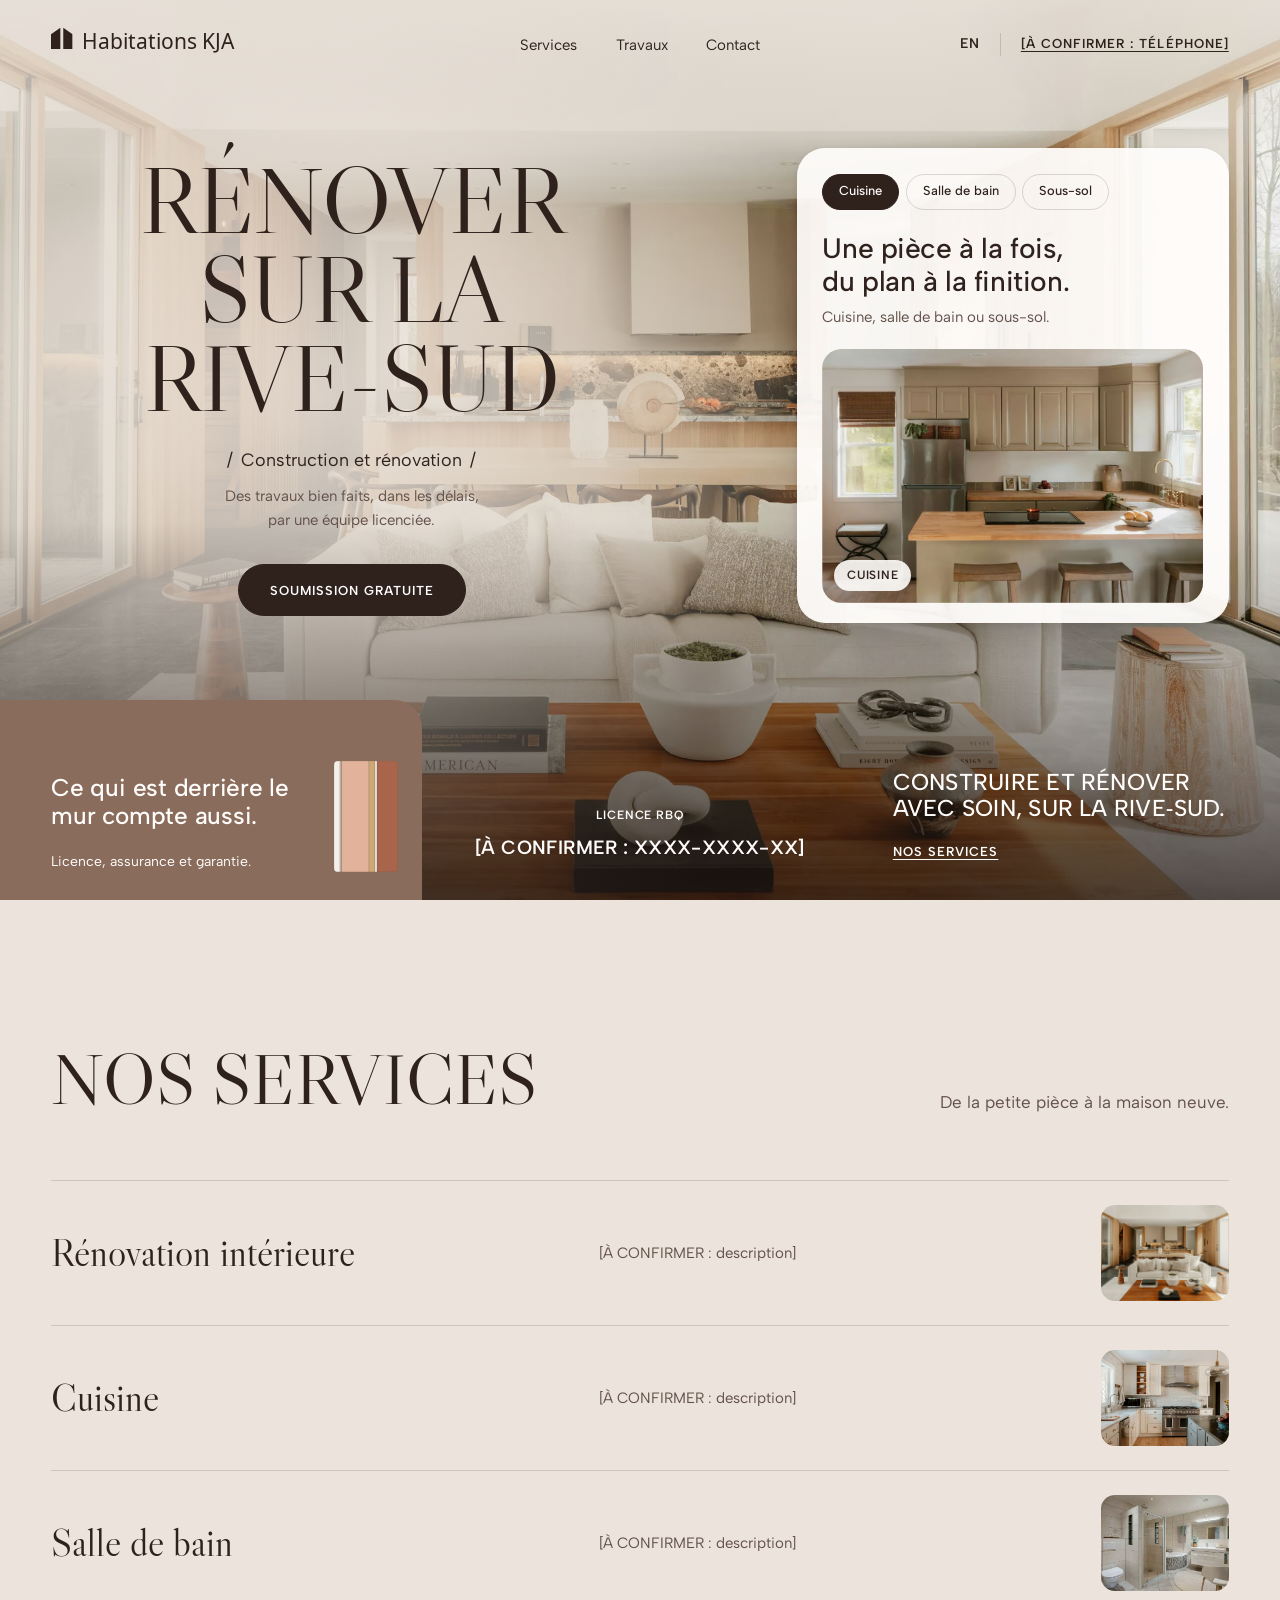
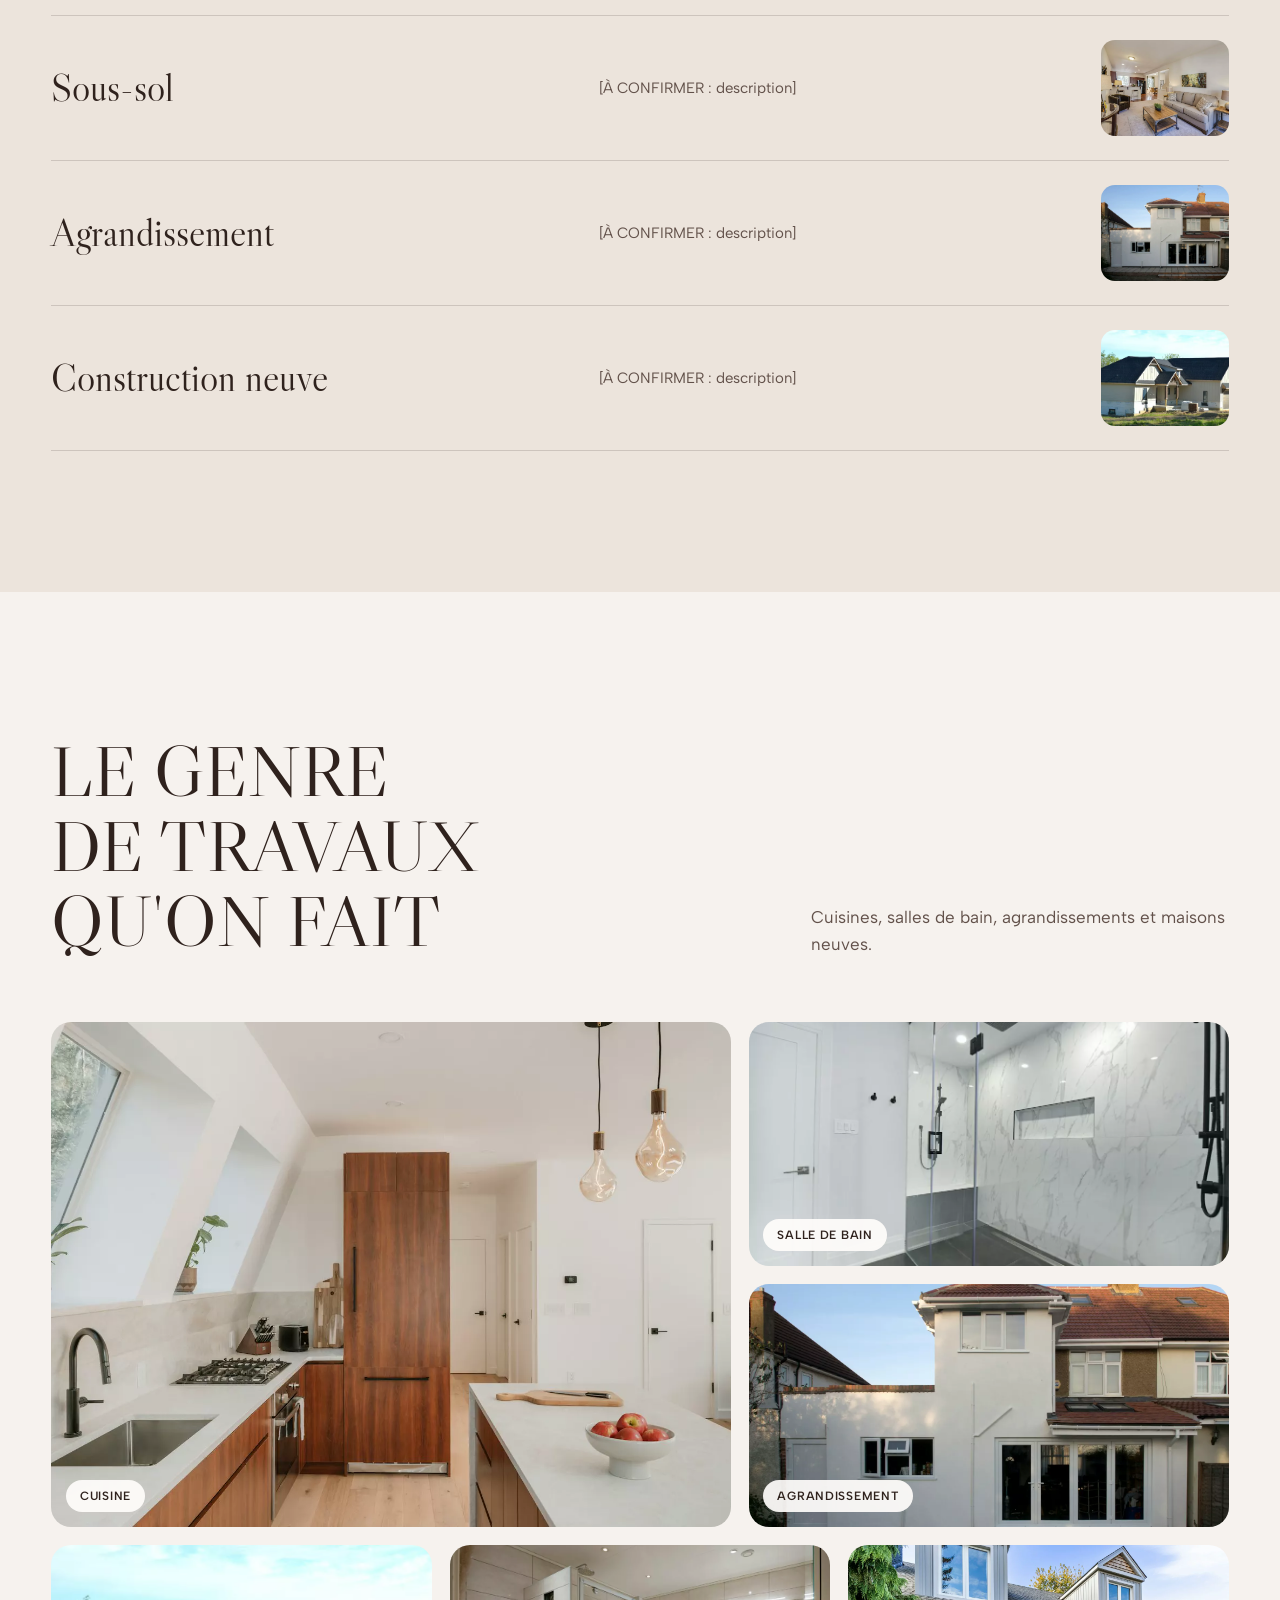
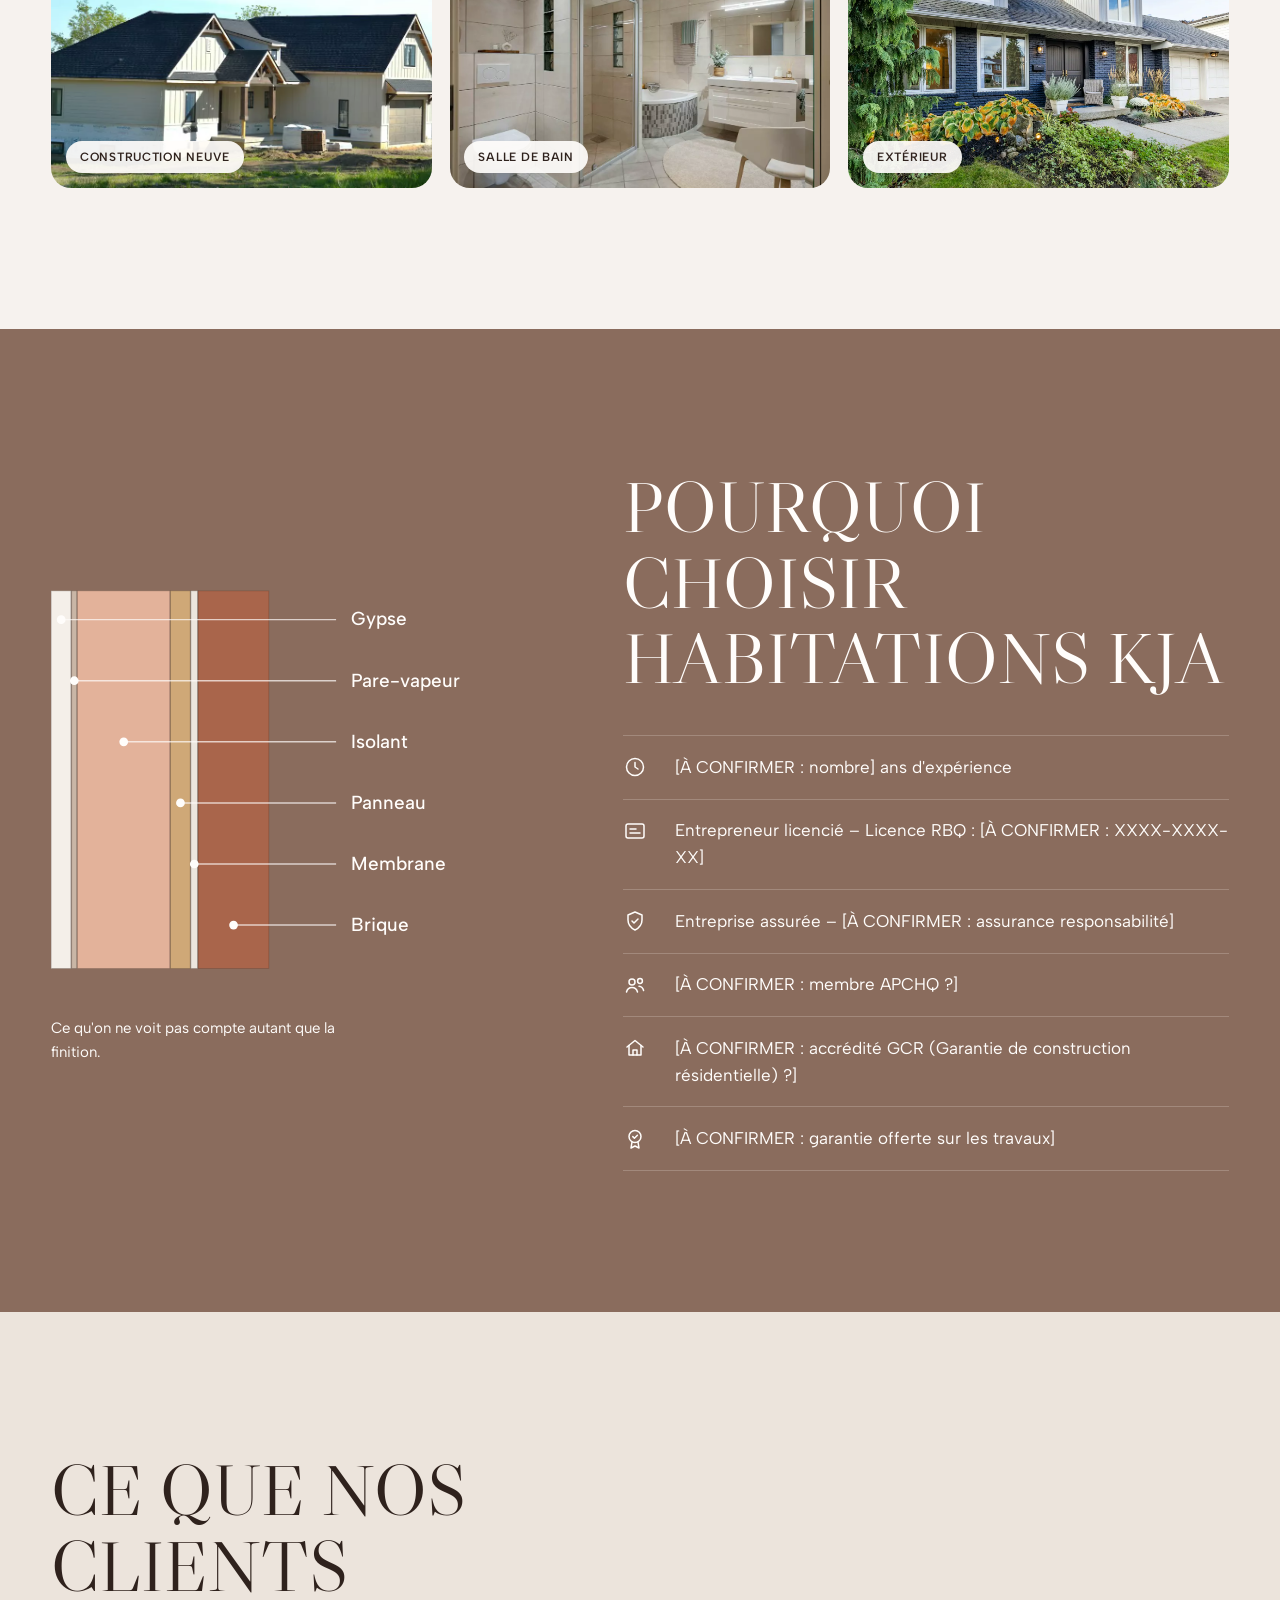
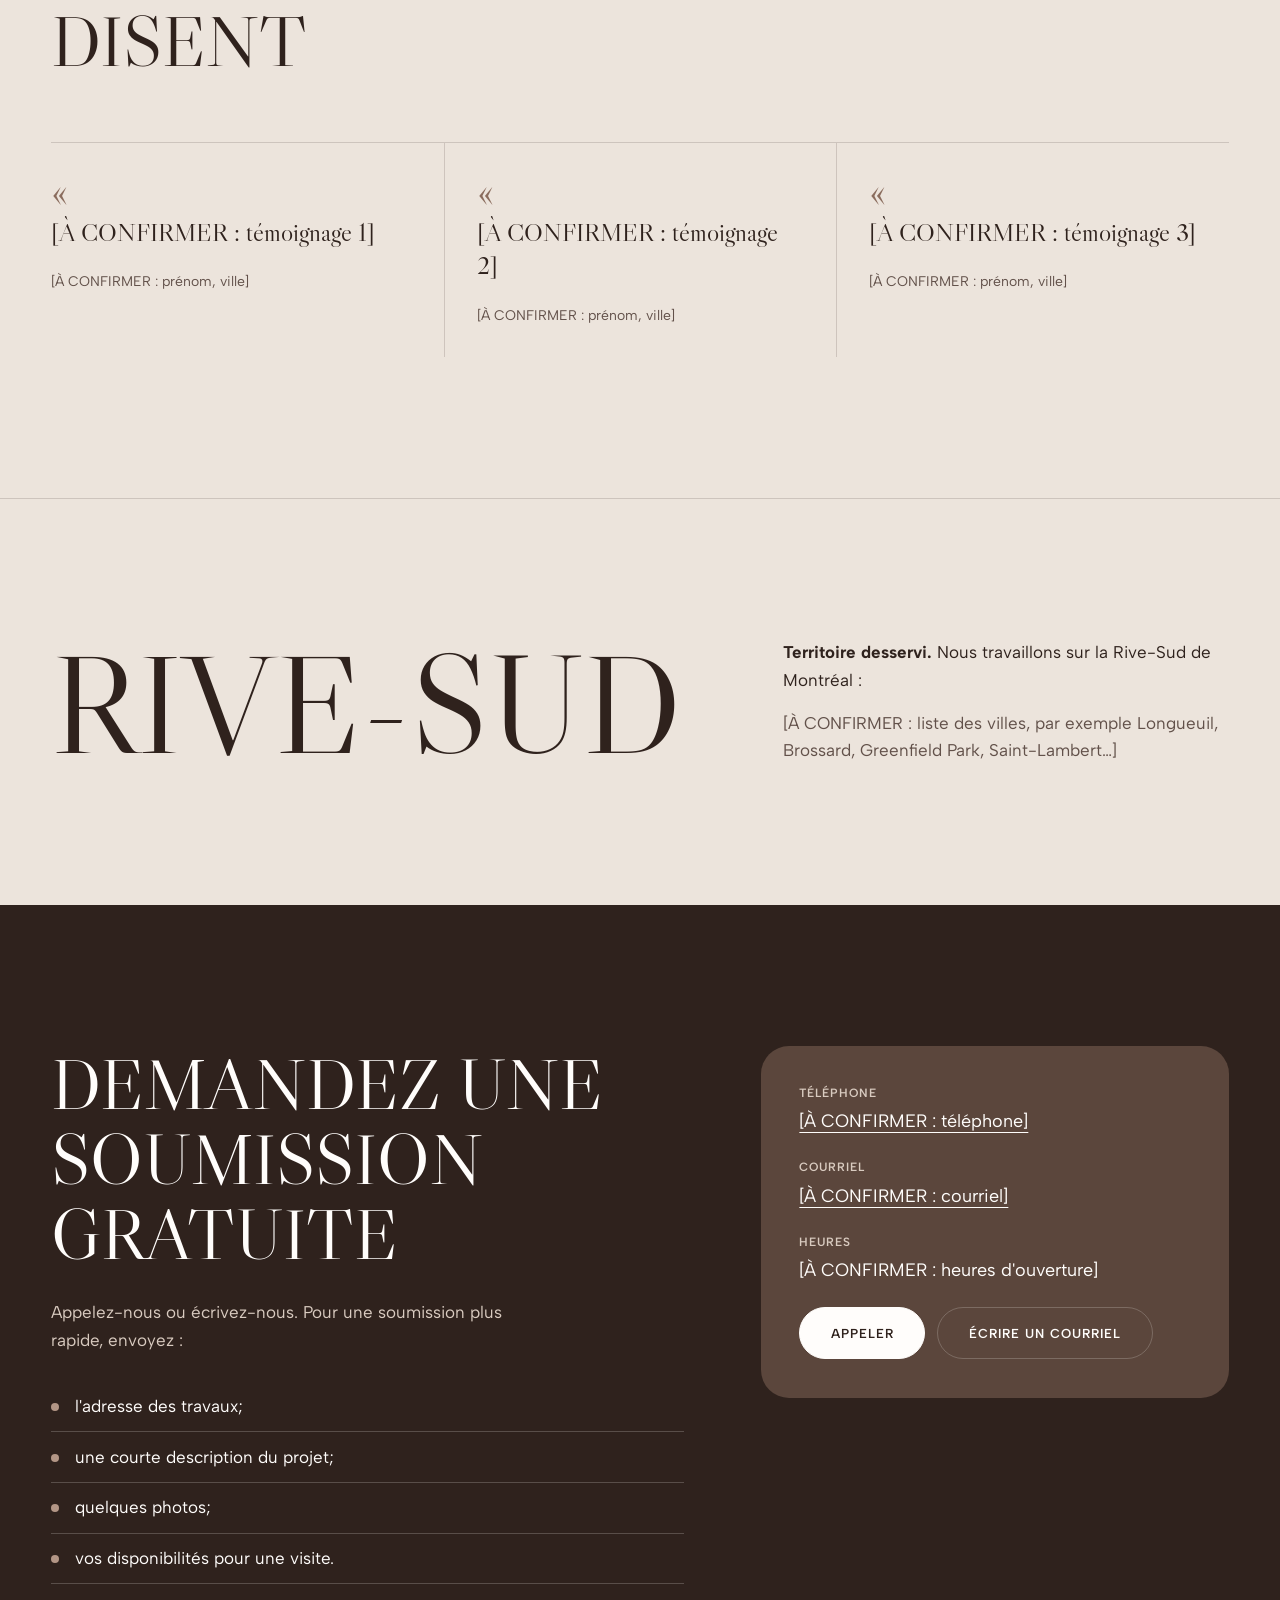
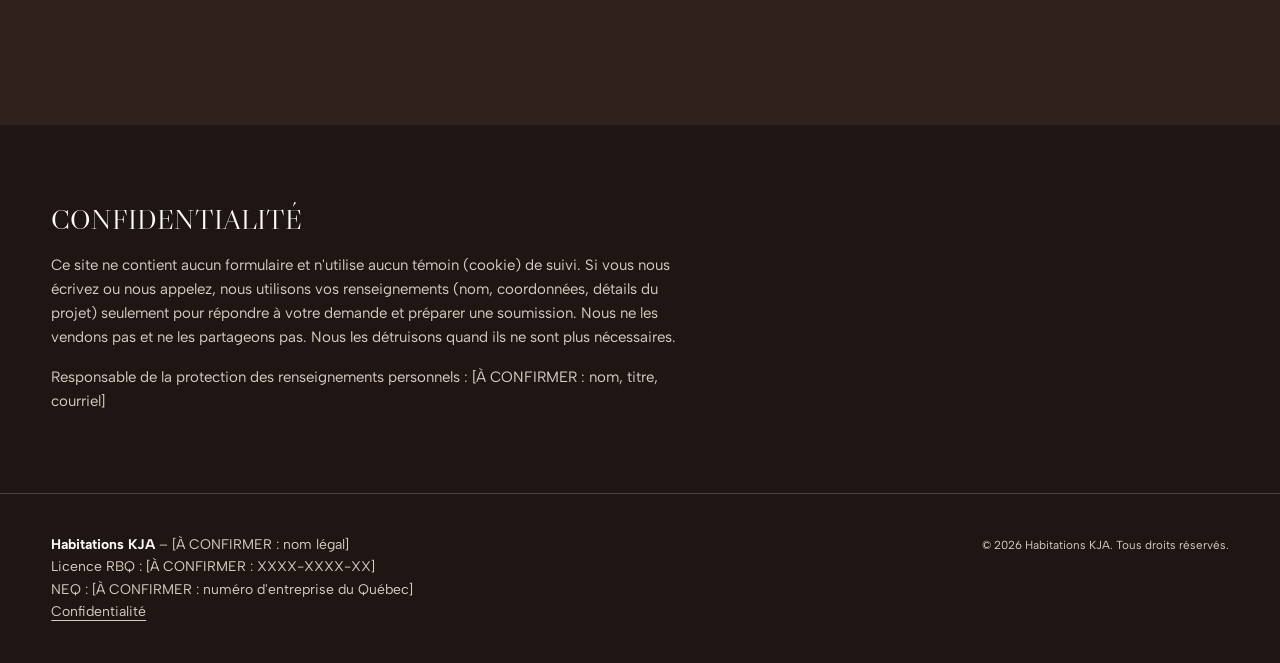
<file: couleurs/taupe.html>
<!doctype html>
<html lang="fr-CA">
<head>
  <meta charset="utf-8">
  <meta name="robots" content="noindex">
  <meta name="viewport" content="width=device-width, initial-scale=1">
  <title>Habitations KJA – Construction et rénovation sur la Rive-Sud</title>
  <meta name="description" content="Habitations KJA, entrepreneur en construction et rénovation sur la Rive-Sud de Montréal. Licence RBQ. Soumission gratuite.">
  <meta name="theme-color" content="#2f221d">

  <meta property="og:type" content="website">
  <meta property="og:locale" content="fr_CA">
  <meta property="og:title" content="Habitations KJA – Construction et rénovation">
  <meta property="og:description" content="Entrepreneur en construction et rénovation sur la Rive-Sud de Montréal. Soumission gratuite.">
  <meta property="og:url" content="[À CONFIRMER : adresse du site web]">
  <meta property="og:image" content="[À CONFIRMER : image de partage]">
  <meta property="og:locale:alternate" content="en_CA">

  <link rel="icon" href="data:image/svg+xml,%3Csvg xmlns='http://www.w3.org/2000/svg' viewBox='0 0 32 32'%3E%3Crect width='32' height='32' rx='8' fill='%232f221d'/%3E%3Cpath d='M6 14l8.5-6V25H6z M17.5 8l8.5 6v11h-8.5z' fill='%23ece4dc'/%3E%3C/svg%3E">
  <link rel="preload" href="../fonts/libre-caslon-display.woff2" as="font" type="font/woff2" crossorigin>
  <link rel="preload" href="../fonts/noto-sans-mandaic.woff2" as="font" type="font/woff2" crossorigin>
  <link rel="preload" href="../img/hero-salon.webp" as="image">
  <link rel="stylesheet" href="styles.css">

  <script type="application/ld+json">
  {
    "@context": "https://schema.org",
    "@type": "GeneralContractor",
    "name": "Habitations KJA",
    "description": "Construction et rénovation résidentielle sur la Rive-Sud de Montréal.",
    "telephone": "[À CONFIRMER : téléphone]",
    "email": "[À CONFIRMER : courriel]",
    "url": "[À CONFIRMER : adresse du site web]",
    "address": {
      "@type": "PostalAddress",
      "streetAddress": "[À CONFIRMER : adresse]",
      "addressLocality": "[À CONFIRMER : ville]",
      "addressRegion": "QC",
      "postalCode": "[À CONFIRMER : code postal]",
      "addressCountry": "CA"
    },
    "areaServed": "[À CONFIRMER : villes desservies]",
    "openingHours": "[À CONFIRMER : heures d'ouverture]"
  }
  </script>
</head>
<body>

  <!-- Shared drawings: logo and wall cross-section. -->
  <svg width="0" height="0" style="position:absolute" aria-hidden="true" focusable="false">
    <defs>
      <symbol id="logo" viewBox="0 0 22 24">
        <path d="M0 8.5 9.5 1.8V24H0z M12.5 1.8 22 8.5V24h-9.5z"/>
      </symbol>
      <symbol id="wall" viewBox="0 0 150 260">
        <g stroke="rgb(47 34 29 / .25)" stroke-width="1">
          <rect x="0" y="0" width="14" height="260" fill="#f4efe9"/>
          <rect x="14" y="0" width="4" height="260" fill="#c9b6a6"/>
          <rect x="18" y="0" width="64" height="260" fill="#e3b29a"/>
          <rect x="82" y="0" width="14" height="260" fill="#cfa877"/>
          <rect x="96" y="0" width="5" height="260" fill="#ece6de"/>
          <rect x="101" y="0" width="49" height="260" fill="#a9654b"/>
        </g>
      </symbol>
    </defs>
  </svg>

  <a class="skip" href="#contenu">Aller au contenu</a>

  <header class="hero">
    <img class="hero-photo" src="../img/hero-salon.webp" width="2400" height="1600" alt="" fetchpriority="high">
    <!-- À CONFIRMER&nbsp;: photo temporaire (Unsplash), à remplacer par un vrai projet. Sources&nbsp;: img/SOURCES.md -->

    <nav class="site-nav wrap" aria-label="Menu principal">
      <a class="brand" href="#"><svg viewBox="0 0 22 24" aria-hidden="true"><use href="#logo"/></svg>Habitations KJA</a>
      <ul>
        <li><a href="#services">Services</a></li>
        <li><a href="#realisations">Travaux</a></li>
        <li><a href="#contact">Contact</a></li>
      </ul>
      <div class="nav-end">
        <a class="lang" href="#" hreflang="en" lang="en">EN</a>
        <a class="call btn" href="tel:[À CONFIRMER : téléphone]">Appeler</a>
        <a class="phone link-caps" href="tel:[À CONFIRMER : téléphone]">[À CONFIRMER&nbsp;: téléphone]</a>
      </div>
    </nav>

    <div class="hero-body wrap">
      <div class="hero-title">
        <h1><span>Rénover</span> <span>sur la</span> <span>Rive-Sud</span></h1>
        <p class="slashes">Construction et rénovation</p>
        <p class="hero-lede">Des travaux bien faits, dans les délais, par une équipe licenciée.</p>
        <a class="btn" href="#contact">Soumission gratuite</a>
      </div>

      <div class="room-card">
        <input type="radio" name="piece" id="r-cuisine" checked>
        <input type="radio" name="piece" id="r-bain">
        <input type="radio" name="piece" id="r-sous-sol">
        <fieldset class="chips">
          <legend>Choisir une pièce</legend>
          <label class="chip" for="r-cuisine">Cuisine</label>
          <label class="chip" for="r-bain">Salle de bain</label>
          <label class="chip" for="r-sous-sol">Sous-sol</label>
        </fieldset>
        <h2>Une pièce à la fois,<br>du plan à la finition.</h2>
        <p class="sub">Cuisine, salle de bain ou sous-sol.</p>
        <div class="room-photos">
          <!-- À CONFIRMER&nbsp;: photos temporaires (Unsplash). -->
          <figure class="room-cuisine">
            <img src="../img/piece-cuisine.webp" width="1000" height="667" alt="Cuisine rénovée avec îlot et comptoir en bois clair">
            <figcaption>Cuisine</figcaption>
          </figure>
          <figure class="room-bain">
            <img src="../img/piece-salle-de-bain.webp" width="1000" height="667" alt="Douche à l'italienne en céramique foncée">
            <figcaption>Salle de bain</figcaption>
          </figure>
          <figure class="room-sous-sol">
            <img src="../img/piece-sous-sol.webp" width="1000" height="667" alt="Sous-sol aménagé en salle familiale">
            <figcaption>Sous-sol</figcaption>
          </figure>
        </div>
      </div>
    </div>

    <div class="hero-foot wrap">
      <a class="wall-card" href="#pourquoi">
        <div>
          <strong>Ce qui est derrière le mur compte aussi.</strong>
          <span>Licence, assurance et garantie.</span>
        </div>
        <svg viewBox="0 0 150 260" aria-hidden="true"><use href="#wall"/></svg>
      </a>
      <p class="licence">
        <span>Licence RBQ</span>
        <b>[À CONFIRMER&nbsp;: XXXX-XXXX-XX]</b>
      </p>
      <div class="promise">
        <p>Construire et rénover avec soin, sur la Rive&#8209;Sud.</p>
        <a class="link-caps" href="#services">Nos services</a>
      </div>
    </div>
  </header>

  <main id="contenu">

    <section id="services" class="section">
      <div class="wrap">
        <div class="section-head">
          <h2>Nos services</h2>
          <p>De la petite pièce à la maison neuve.</p>
        </div>
        <!-- À CONFIRMER&nbsp;: liste des services avec le propriétaire -->
        <ul class="services">
          <li>
            <h3>Rénovation intérieure</h3>
            <p>[À CONFIRMER&nbsp;: description]</p>
            <img src="../img/hero-salon.webp" width="2400" height="1600" alt="" loading="lazy">
          </li>
          <li>
            <h3>Cuisine</h3>
            <p>[À CONFIRMER&nbsp;: description]</p>
            <img src="../img/projet-cuisine-blanche.webp" width="1000" height="667" alt="" loading="lazy">
          </li>
          <li>
            <h3>Salle de bain</h3>
            <p>[À CONFIRMER&nbsp;: description]</p>
            <img src="../img/projet-salle-de-bain.webp" width="1000" height="667" alt="" loading="lazy">
          </li>
          <li>
            <h3>Sous-sol</h3>
            <p>[À CONFIRMER&nbsp;: description]</p>
            <img src="../img/piece-sous-sol.webp" width="1000" height="667" alt="" loading="lazy">
          </li>
          <li>
            <h3>Agrandissement</h3>
            <p>[À CONFIRMER&nbsp;: description]</p>
            <img src="../img/projet-agrandissement.webp" width="1400" height="1113" alt="" loading="lazy">
          </li>
          <li>
            <h3>Construction neuve</h3>
            <p>[À CONFIRMER&nbsp;: description]</p>
            <img src="../img/projet-construction-neuve.webp" width="1000" height="517" alt="" loading="lazy">
          </li>
        </ul>
      </div>
    </section>

    <section id="realisations" class="section realisations">
      <div class="wrap">
        <div class="section-head">
          <h2>Le genre de travaux qu'on fait</h2>
          <p>Cuisines, salles de bain, agrandissements et maisons neuves.</p>
        </div>
        <!-- À CONFIRMER&nbsp;: photos temporaires (Unsplash), à remplacer par les vrais projets de l'entreprise. Sources&nbsp;: img/SOURCES.md -->
        <ul class="mosaic">
          <li><figure>
            <img src="../img/projet-cuisine-bois.webp" width="1400" height="933" alt="Cuisine en bois avec grand îlot" loading="lazy">
            <figcaption>Cuisine</figcaption>
          </figure></li>
          <li><figure>
            <img src="../img/projet-douche-marbre.webp" width="1000" height="667" alt="Douche vitrée aux murs de marbre" loading="lazy">
            <figcaption>Salle de bain</figcaption>
          </figure></li>
          <li><figure>
            <img src="../img/projet-agrandissement.webp" width="1400" height="1113" alt="Agrandissement à l'arrière d'une maison, avec grandes fenêtres" loading="lazy">
            <figcaption>Agrandissement</figcaption>
          </figure></li>
          <li><figure>
            <img src="../img/projet-construction-neuve.webp" width="1000" height="517" alt="Maison neuve en construction" loading="lazy">
            <figcaption>Construction neuve</figcaption>
          </figure></li>
          <li><figure>
            <img src="../img/projet-salle-de-bain.webp" width="1000" height="667" alt="Grande salle de bain avec douche ouverte" loading="lazy">
            <figcaption>Salle de bain</figcaption>
          </figure></li>
          <li><figure>
            <img src="../img/projet-facade.webp" width="1400" height="933" alt="Façade de brique foncée et aménagement paysager" loading="lazy">
            <figcaption>Extérieur</figcaption>
          </figure></li>
        </ul>
      </div>
    </section>

    <section id="pourquoi" class="section pourquoi">
      <div class="wrap pourquoi-grid">
        <figure class="wall-figure">
          <svg viewBox="0 0 330 280" role="img" aria-label="Coupe d'un mur : gypse, pare-vapeur, isolant, panneau, membrane et brique">
            <use href="#wall" x="0" y="10" width="150" height="260"/>
            <line class="leader" x1="7" y1="30" x2="196" y2="30"/><circle class="dot" cx="7" cy="30" r="3"/><text x="206" y="34">Gypse</text>
            <line class="leader" x1="16" y1="72" x2="196" y2="72"/><circle class="dot" cx="16" cy="72" r="3"/><text x="206" y="76">Pare-vapeur</text>
            <line class="leader" x1="50" y1="114" x2="196" y2="114"/><circle class="dot" cx="50" cy="114" r="3"/><text x="206" y="118">Isolant</text>
            <line class="leader" x1="89" y1="156" x2="196" y2="156"/><circle class="dot" cx="89" cy="156" r="3"/><text x="206" y="160">Panneau</text>
            <line class="leader" x1="98.5" y1="198" x2="196" y2="198"/><circle class="dot" cx="98.5" cy="198" r="3"/><text x="206" y="202">Membrane</text>
            <line class="leader" x1="125.5" y1="240" x2="196" y2="240"/><circle class="dot" cx="125.5" cy="240" r="3"/><text x="206" y="244">Brique</text>
          </svg>
          <figcaption>Ce qu'on ne voit pas compte autant que la finition.</figcaption>
        </figure>
        <div>
          <h2 class="big-title">Pourquoi choisir Habitations KJA</h2>
          <ul class="proofs">
            <li>
              <svg viewBox="0 0 24 24" aria-hidden="true"><circle cx="12" cy="12" r="8.5"/><path d="M12 7.5V12l3 2"/></svg>
              <span>[À CONFIRMER&nbsp;: nombre] ans d'expérience</span>
            </li>
            <li>
              <svg viewBox="0 0 24 24" aria-hidden="true"><rect x="3" y="5" width="18" height="14" rx="2"/><path d="M7 10h6M7 14h10"/></svg>
              <span>Entrepreneur licencié – Licence RBQ&nbsp;: [À CONFIRMER&nbsp;: XXXX-XXXX-XX]</span>
            </li>
            <li>
              <svg viewBox="0 0 24 24" aria-hidden="true"><path d="M12 3l7 3v5c0 4.5-3 8-7 10-4-2-7-5.5-7-10V6z"/><path d="M9 12l2 2 4-4"/></svg>
              <span>Entreprise assurée – [À CONFIRMER&nbsp;: assurance responsabilité]</span>
            </li>
            <li>
              <svg viewBox="0 0 24 24" aria-hidden="true"><circle cx="9" cy="9" r="3"/><path d="M3.5 19c.8-3 3-4.5 5.5-4.5s4.7 1.5 5.5 4.5"/><circle cx="17" cy="8" r="2.4"/><path d="M16 13.2c2.3.2 4 1.6 4.6 4.3"/></svg>
              <span>[À CONFIRMER&nbsp;: membre APCHQ ?]</span>
            </li>
            <li>
              <svg viewBox="0 0 24 24" aria-hidden="true"><path d="M4 11l8-6.5 8 6.5"/><path d="M6 9.5V19h12V9.5"/><path d="M10 19v-5h4v5"/></svg>
              <span>[À CONFIRMER&nbsp;: accrédité GCR (Garantie de construction résidentielle) ?]</span>
            </li>
            <li>
              <svg viewBox="0 0 24 24" aria-hidden="true"><circle cx="12" cy="9.5" r="6"/><path d="M9.8 9.6l1.6 1.6 3-3"/><path d="M9 15l-1 6 4-2 4 2-1-6"/></svg>
              <span>[À CONFIRMER&nbsp;: garantie offerte sur les travaux]</span>
            </li>
          </ul>
        </div>
      </div>
    </section>

    <section id="temoignages" class="section">
      <div class="wrap">
        <div class="section-head">
          <h2>Ce que nos clients disent</h2>
        </div>
        <!-- À CONFIRMER&nbsp;: vrais témoignages, avec la permission des clients -->
        <div class="quotes">
          <blockquote>
            [À CONFIRMER&nbsp;: témoignage 1]
            <footer><cite>[À CONFIRMER&nbsp;: prénom, ville]</cite></footer>
          </blockquote>
          <blockquote>
            [À CONFIRMER&nbsp;: témoignage 2]
            <footer><cite>[À CONFIRMER&nbsp;: prénom, ville]</cite></footer>
          </blockquote>
          <blockquote>
            [À CONFIRMER&nbsp;: témoignage 3]
            <footer><cite>[À CONFIRMER&nbsp;: prénom, ville]</cite></footer>
          </blockquote>
        </div>
      </div>
    </section>

    <section id="territoire" class="section territoire">
      <div class="wrap territoire-grid">
        <h2 class="big-title">Rive-Sud</h2>
        <div>
          <p><strong>Territoire desservi.</strong> Nous travaillons sur la Rive-Sud de Montréal&nbsp;:</p>
          <p class="muted">[À CONFIRMER&nbsp;: liste des villes, par exemple Longueuil, Brossard, Greenfield Park, Saint-Lambert…]</p>
        </div>
      </div>
    </section>

    <section id="contact" class="section contact">
      <div class="wrap contact-grid">
        <div>
          <h2 class="big-title">Demandez une soumission gratuite</h2>
          <p class="lede">Appelez-nous ou écrivez-nous. Pour une soumission plus rapide, envoyez&nbsp;:</p>
          <ul class="to-send">
            <li>l'adresse des travaux;</li>
            <li>une courte description du projet;</li>
            <li>quelques photos;</li>
            <li>vos disponibilités pour une visite.</li>
          </ul>
        </div>
        <div class="contact-card">
          <dl>
            <dt>Téléphone</dt>
            <dd><a href="tel:[À CONFIRMER : téléphone]">[À CONFIRMER&nbsp;: téléphone]</a></dd>
            <dt>Courriel</dt>
            <dd><a href="mailto:[À CONFIRMER : courriel]">[À CONFIRMER&nbsp;: courriel]</a></dd>
            <dt>Heures</dt>
            <dd>[À CONFIRMER&nbsp;: heures d'ouverture]</dd>
          </dl>
          <div class="actions">
            <a class="btn btn--light" href="tel:[À CONFIRMER : téléphone]">Appeler</a>
            <a class="btn btn--ghost" href="mailto:[À CONFIRMER : courriel]?subject=Demande%20de%20soumission">Écrire un courriel</a>
          </div>
        </div>
      </div>
    </section>

    <section id="confidentialite" class="confidentialite">
      <div class="wrap">
        <h2>Confidentialité</h2>
        <p>
          Ce site ne contient aucun formulaire et n'utilise aucun témoin (cookie) de suivi.
          Si vous nous écrivez ou nous appelez, nous utilisons vos renseignements
          (nom, coordonnées, détails du projet) seulement pour répondre à votre demande et préparer une soumission.
          Nous ne les vendons pas et ne les partageons pas.
          Nous les détruisons quand ils ne sont plus nécessaires.
        </p>
        <p>
          Responsable de la protection des renseignements personnels&nbsp;:
          [À CONFIRMER&nbsp;: nom, titre, courriel]
        </p>
      </div>
    </section>

  </main>

  <footer class="site-footer">
    <div class="wrap">
      <p>
        <strong>Habitations KJA</strong> – [À CONFIRMER&nbsp;: nom légal]<br>
        Licence RBQ&nbsp;: [À CONFIRMER&nbsp;: XXXX-XXXX-XX]<br>
        NEQ&nbsp;: [À CONFIRMER&nbsp;: numéro d'entreprise du Québec]<br>
        <a href="#confidentialite">Confidentialité</a>
      </p>
      <p><small>© 2026 Habitations KJA. Tous droits réservés.</small></p>
    </div>
  </footer>

</body>
</html>
</file>
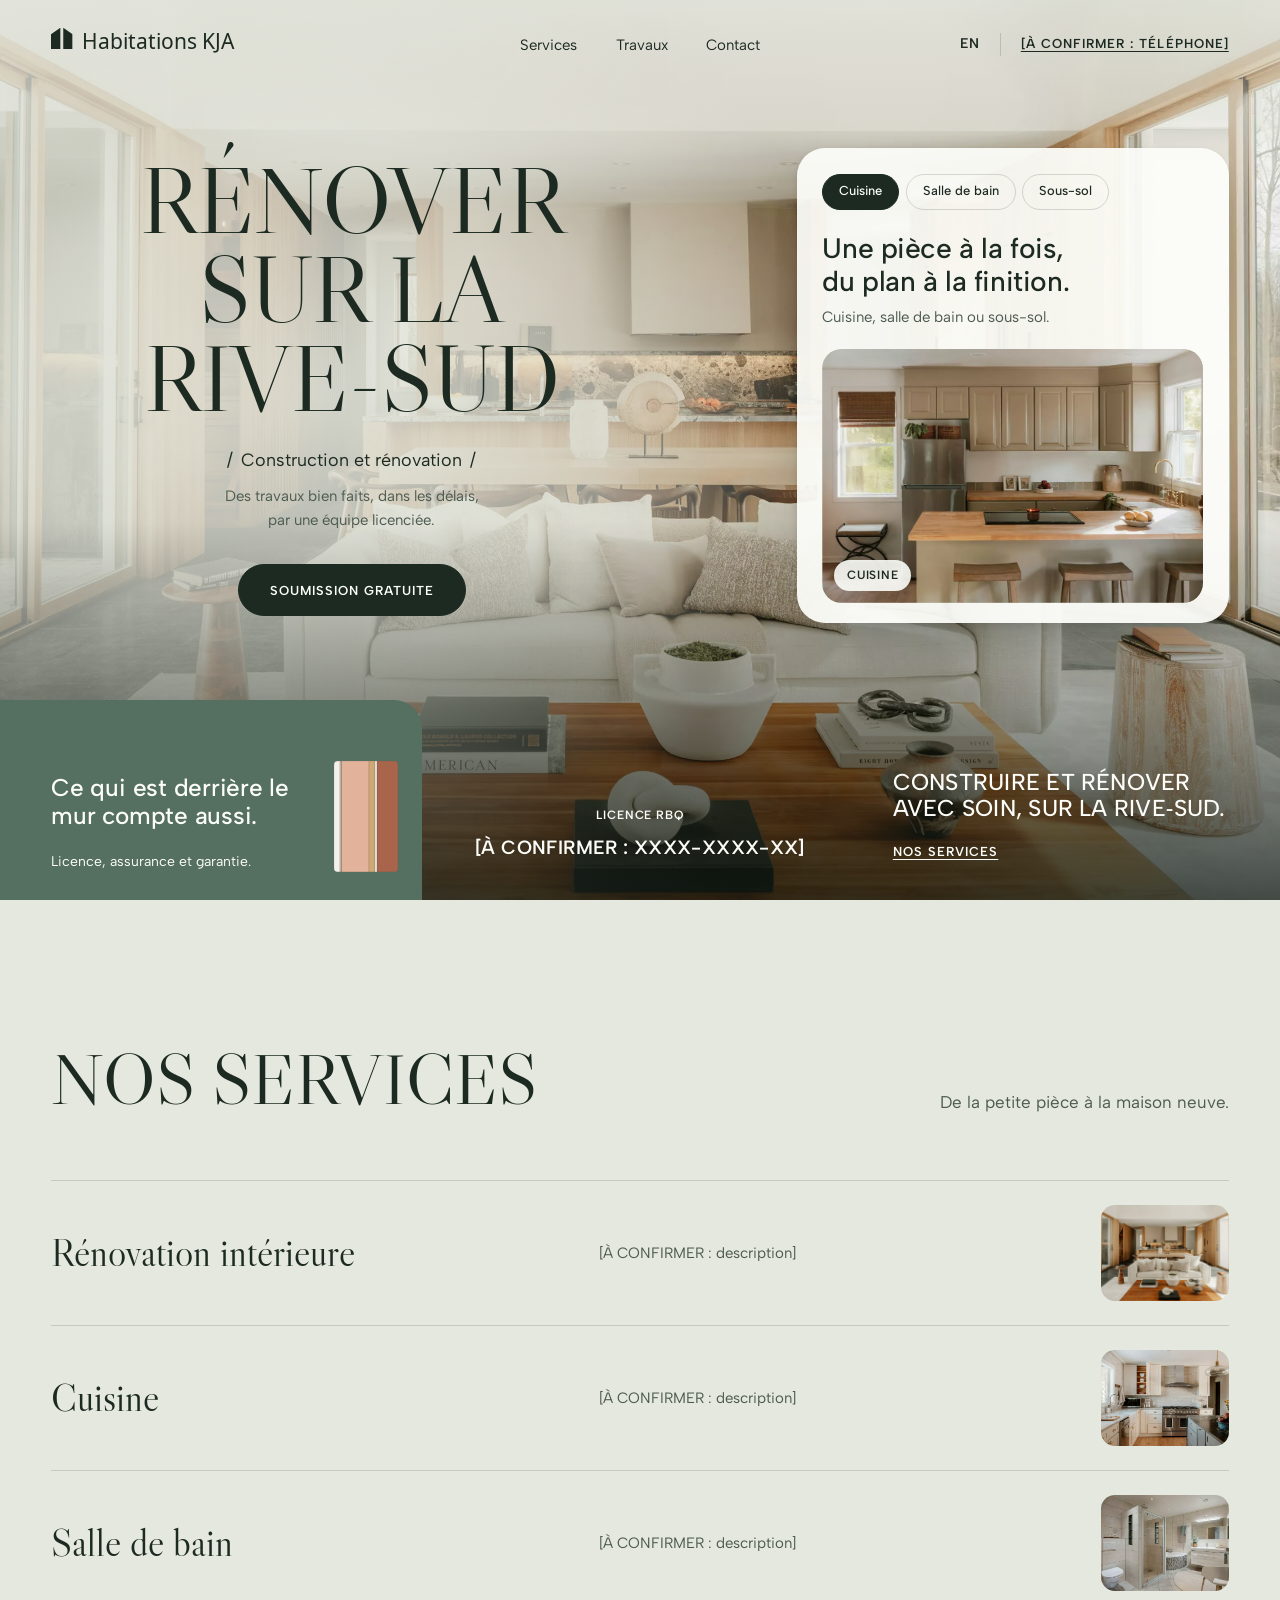
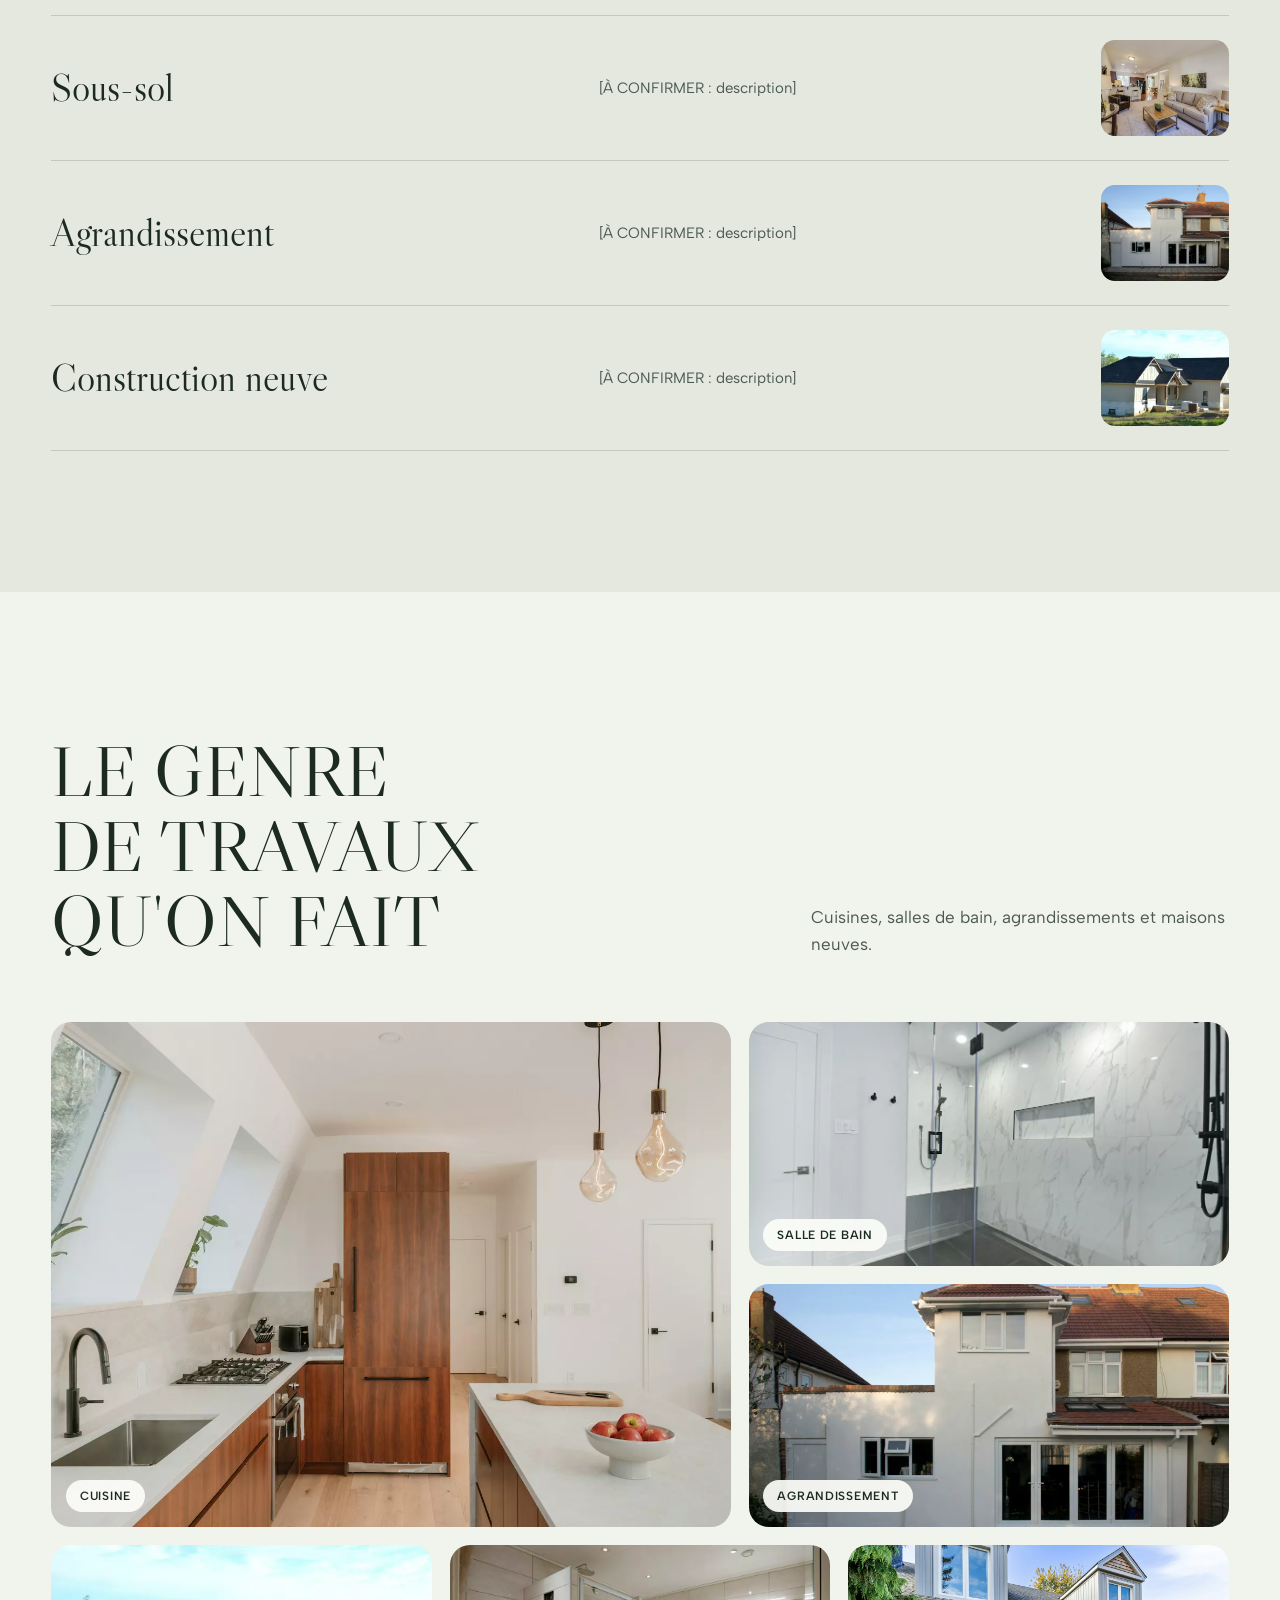
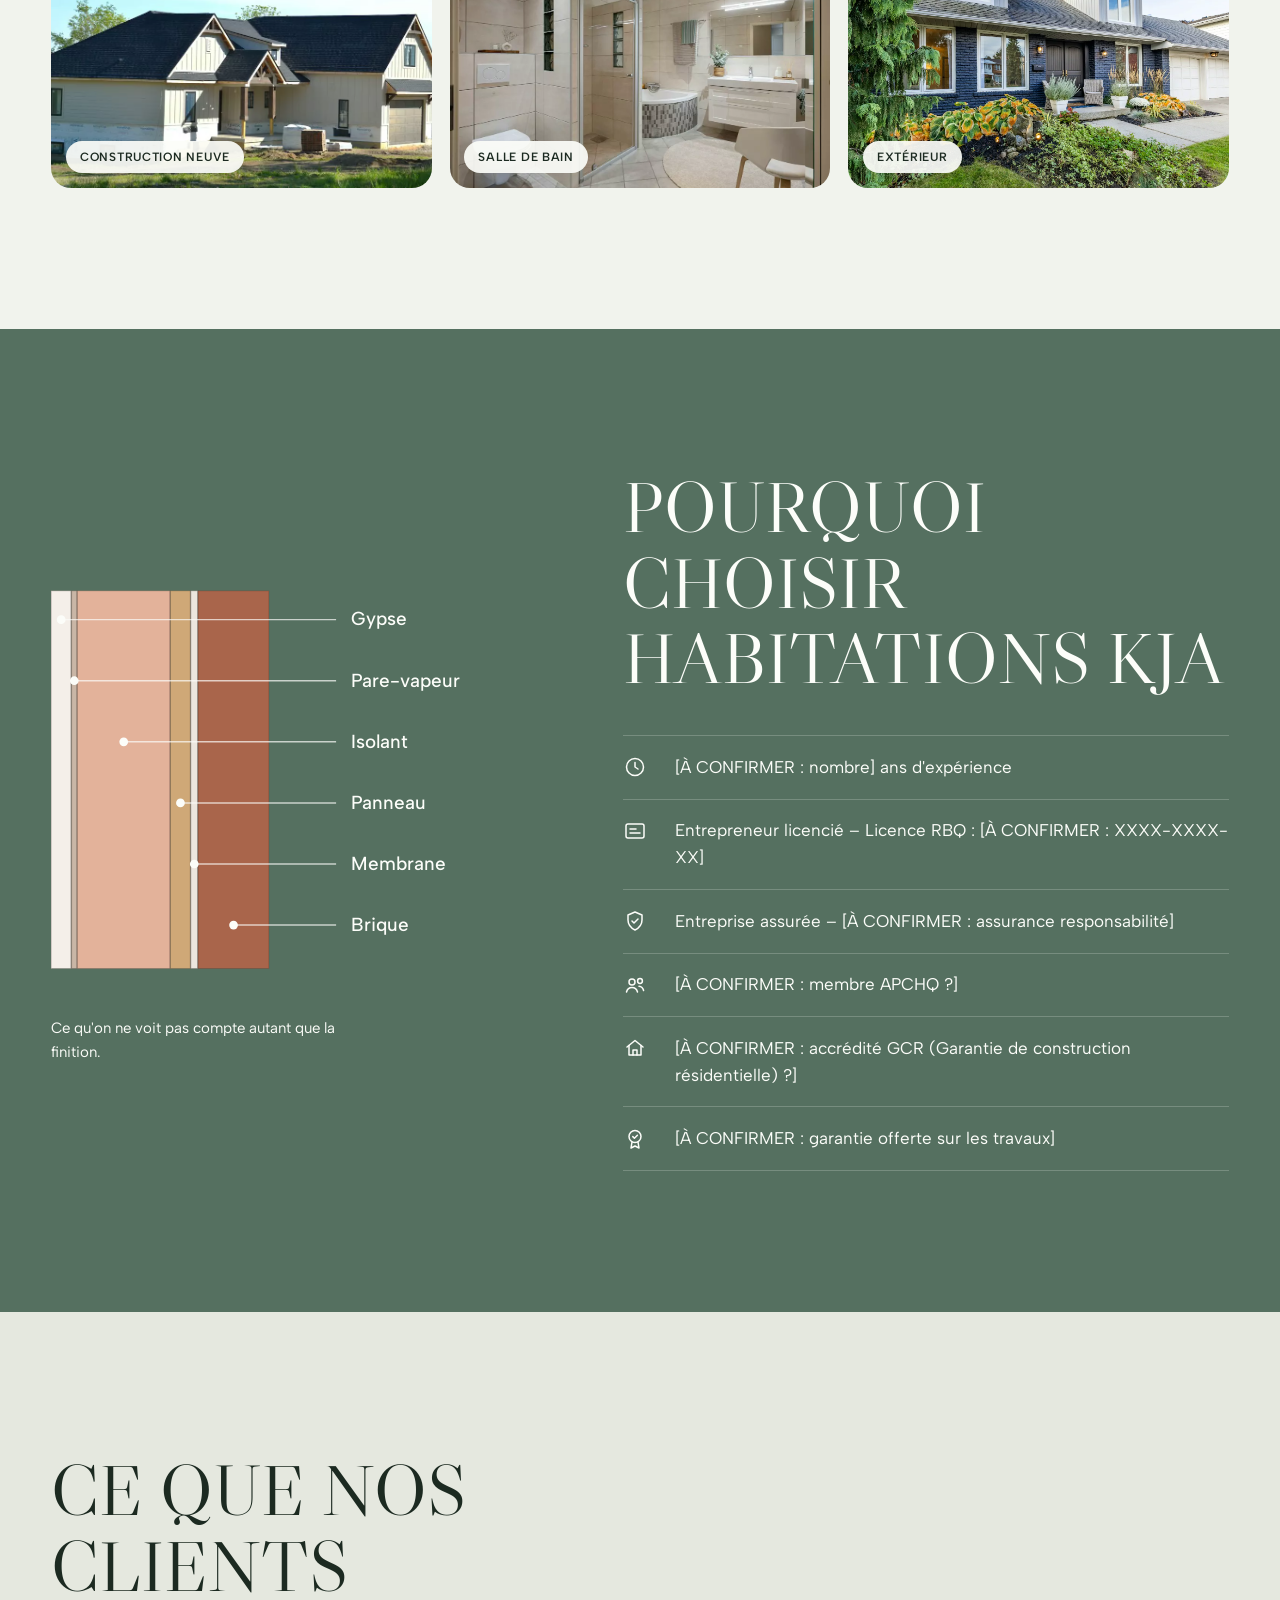
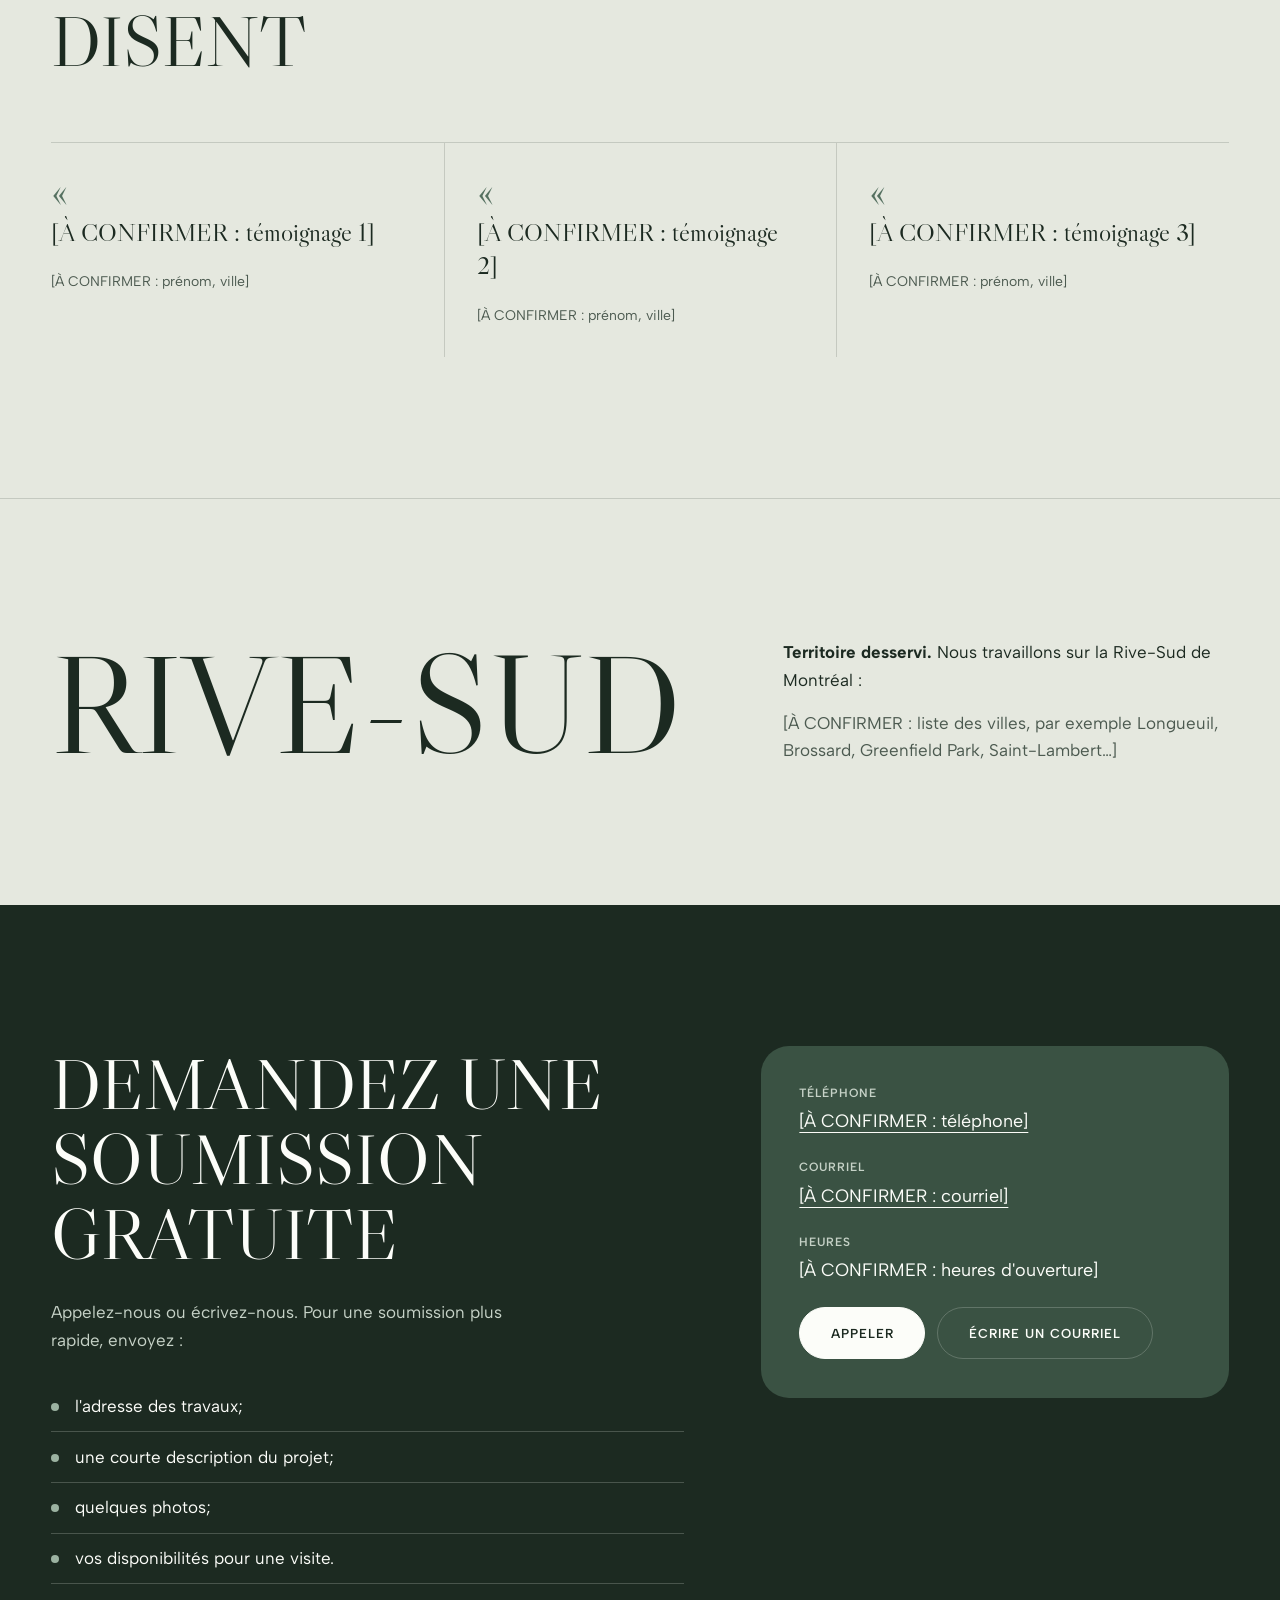
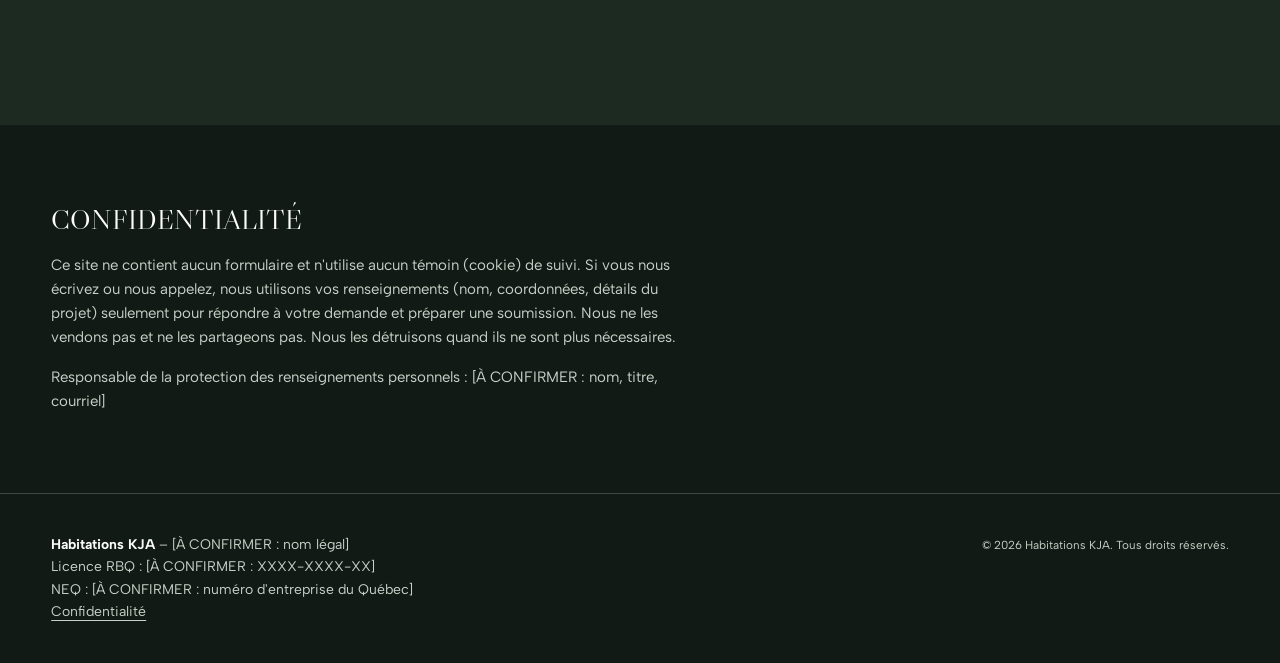
<file: couleurs/vert.html>
<!doctype html>
<html lang="fr-CA">
<head>
  <meta charset="utf-8">
  <meta name="robots" content="noindex">
  <meta name="viewport" content="width=device-width, initial-scale=1">
  <title>Habitations KJA – Construction et rénovation sur la Rive-Sud</title>
  <meta name="description" content="Habitations KJA, entrepreneur en construction et rénovation sur la Rive-Sud de Montréal. Licence RBQ. Soumission gratuite.">
  <meta name="theme-color" content="#1c2a21">

  <meta property="og:type" content="website">
  <meta property="og:locale" content="fr_CA">
  <meta property="og:title" content="Habitations KJA – Construction et rénovation">
  <meta property="og:description" content="Entrepreneur en construction et rénovation sur la Rive-Sud de Montréal. Soumission gratuite.">
  <meta property="og:url" content="[À CONFIRMER : adresse du site web]">
  <meta property="og:image" content="[À CONFIRMER : image de partage]">
  <meta property="og:locale:alternate" content="en_CA">

  <link rel="icon" href="data:image/svg+xml,%3Csvg xmlns='http://www.w3.org/2000/svg' viewBox='0 0 32 32'%3E%3Crect width='32' height='32' rx='8' fill='%232f221d'/%3E%3Cpath d='M6 14l8.5-6V25H6z M17.5 8l8.5 6v11h-8.5z' fill='%23ece4dc'/%3E%3C/svg%3E">
  <link rel="preload" href="../fonts/libre-caslon-display.woff2" as="font" type="font/woff2" crossorigin>
  <link rel="preload" href="../fonts/noto-sans-mandaic.woff2" as="font" type="font/woff2" crossorigin>
  <link rel="preload" href="../img/hero-salon.webp" as="image">
  <link rel="stylesheet" href="styles.css">

  <script type="application/ld+json">
  {
    "@context": "https://schema.org",
    "@type": "GeneralContractor",
    "name": "Habitations KJA",
    "description": "Construction et rénovation résidentielle sur la Rive-Sud de Montréal.",
    "telephone": "[À CONFIRMER : téléphone]",
    "email": "[À CONFIRMER : courriel]",
    "url": "[À CONFIRMER : adresse du site web]",
    "address": {
      "@type": "PostalAddress",
      "streetAddress": "[À CONFIRMER : adresse]",
      "addressLocality": "[À CONFIRMER : ville]",
      "addressRegion": "QC",
      "postalCode": "[À CONFIRMER : code postal]",
      "addressCountry": "CA"
    },
    "areaServed": "[À CONFIRMER : villes desservies]",
    "openingHours": "[À CONFIRMER : heures d'ouverture]"
  }
  </script>
<style>
:root {
  --espresso: #1c2a21; --espresso-deep: #111a14; --bark: #3a5243;
  --taupe: #557060; --taupe-light: #9bb2a1; --sand: #e5e8df; --sand-deep: #d2d8cb;
  --mist: #f1f3ed; --white: #fcfdf9; --ink-soft: #4c5a50; --on-dark-soft: #c6d2c7;
  --white-ch: 252 253 249; --deep-ch: 17 26 20; --sand-ch: 229 232 223; --esp-ch: 28 42 33;
}
</style>
</head>
<body>

  <!-- Shared drawings: logo and wall cross-section. -->
  <svg width="0" height="0" style="position:absolute" aria-hidden="true" focusable="false">
    <defs>
      <symbol id="logo" viewBox="0 0 22 24">
        <path d="M0 8.5 9.5 1.8V24H0z M12.5 1.8 22 8.5V24h-9.5z"/>
      </symbol>
      <symbol id="wall" viewBox="0 0 150 260">
        <g stroke="rgb(47 34 29 / .25)" stroke-width="1">
          <rect x="0" y="0" width="14" height="260" fill="#f4efe9"/>
          <rect x="14" y="0" width="4" height="260" fill="#c9b6a6"/>
          <rect x="18" y="0" width="64" height="260" fill="#e3b29a"/>
          <rect x="82" y="0" width="14" height="260" fill="#cfa877"/>
          <rect x="96" y="0" width="5" height="260" fill="#ece6de"/>
          <rect x="101" y="0" width="49" height="260" fill="#a9654b"/>
        </g>
      </symbol>
    </defs>
  </svg>

  <a class="skip" href="#contenu">Aller au contenu</a>

  <header class="hero">
    <img class="hero-photo" src="../img/hero-salon.webp" width="2400" height="1600" alt="" fetchpriority="high">
    <!-- À CONFIRMER&nbsp;: photo temporaire (Unsplash), à remplacer par un vrai projet. Sources&nbsp;: img/SOURCES.md -->

    <nav class="site-nav wrap" aria-label="Menu principal">
      <a class="brand" href="#"><svg viewBox="0 0 22 24" aria-hidden="true"><use href="#logo"/></svg>Habitations KJA</a>
      <ul>
        <li><a href="#services">Services</a></li>
        <li><a href="#realisations">Travaux</a></li>
        <li><a href="#contact">Contact</a></li>
      </ul>
      <div class="nav-end">
        <a class="lang" href="#" hreflang="en" lang="en">EN</a>
        <a class="call btn" href="tel:[À CONFIRMER : téléphone]">Appeler</a>
        <a class="phone link-caps" href="tel:[À CONFIRMER : téléphone]">[À CONFIRMER&nbsp;: téléphone]</a>
      </div>
    </nav>

    <div class="hero-body wrap">
      <div class="hero-title">
        <h1><span>Rénover</span> <span>sur la</span> <span>Rive-Sud</span></h1>
        <p class="slashes">Construction et rénovation</p>
        <p class="hero-lede">Des travaux bien faits, dans les délais, par une équipe licenciée.</p>
        <a class="btn" href="#contact">Soumission gratuite</a>
      </div>

      <div class="room-card">
        <input type="radio" name="piece" id="r-cuisine" checked>
        <input type="radio" name="piece" id="r-bain">
        <input type="radio" name="piece" id="r-sous-sol">
        <fieldset class="chips">
          <legend>Choisir une pièce</legend>
          <label class="chip" for="r-cuisine">Cuisine</label>
          <label class="chip" for="r-bain">Salle de bain</label>
          <label class="chip" for="r-sous-sol">Sous-sol</label>
        </fieldset>
        <h2>Une pièce à la fois,<br>du plan à la finition.</h2>
        <p class="sub">Cuisine, salle de bain ou sous-sol.</p>
        <div class="room-photos">
          <!-- À CONFIRMER&nbsp;: photos temporaires (Unsplash). -->
          <figure class="room-cuisine">
            <img src="../img/piece-cuisine.webp" width="1000" height="667" alt="Cuisine rénovée avec îlot et comptoir en bois clair">
            <figcaption>Cuisine</figcaption>
          </figure>
          <figure class="room-bain">
            <img src="../img/piece-salle-de-bain.webp" width="1000" height="667" alt="Douche à l'italienne en céramique foncée">
            <figcaption>Salle de bain</figcaption>
          </figure>
          <figure class="room-sous-sol">
            <img src="../img/piece-sous-sol.webp" width="1000" height="667" alt="Sous-sol aménagé en salle familiale">
            <figcaption>Sous-sol</figcaption>
          </figure>
        </div>
      </div>
    </div>

    <div class="hero-foot wrap">
      <a class="wall-card" href="#pourquoi">
        <div>
          <strong>Ce qui est derrière le mur compte aussi.</strong>
          <span>Licence, assurance et garantie.</span>
        </div>
        <svg viewBox="0 0 150 260" aria-hidden="true"><use href="#wall"/></svg>
      </a>
      <p class="licence">
        <span>Licence RBQ</span>
        <b>[À CONFIRMER&nbsp;: XXXX-XXXX-XX]</b>
      </p>
      <div class="promise">
        <p>Construire et rénover avec soin, sur la Rive&#8209;Sud.</p>
        <a class="link-caps" href="#services">Nos services</a>
      </div>
    </div>
  </header>

  <main id="contenu">

    <section id="services" class="section">
      <div class="wrap">
        <div class="section-head">
          <h2>Nos services</h2>
          <p>De la petite pièce à la maison neuve.</p>
        </div>
        <!-- À CONFIRMER&nbsp;: liste des services avec le propriétaire -->
        <ul class="services">
          <li>
            <h3>Rénovation intérieure</h3>
            <p>[À CONFIRMER&nbsp;: description]</p>
            <img src="../img/hero-salon.webp" width="2400" height="1600" alt="" loading="lazy">
          </li>
          <li>
            <h3>Cuisine</h3>
            <p>[À CONFIRMER&nbsp;: description]</p>
            <img src="../img/projet-cuisine-blanche.webp" width="1000" height="667" alt="" loading="lazy">
          </li>
          <li>
            <h3>Salle de bain</h3>
            <p>[À CONFIRMER&nbsp;: description]</p>
            <img src="../img/projet-salle-de-bain.webp" width="1000" height="667" alt="" loading="lazy">
          </li>
          <li>
            <h3>Sous-sol</h3>
            <p>[À CONFIRMER&nbsp;: description]</p>
            <img src="../img/piece-sous-sol.webp" width="1000" height="667" alt="" loading="lazy">
          </li>
          <li>
            <h3>Agrandissement</h3>
            <p>[À CONFIRMER&nbsp;: description]</p>
            <img src="../img/projet-agrandissement.webp" width="1400" height="1113" alt="" loading="lazy">
          </li>
          <li>
            <h3>Construction neuve</h3>
            <p>[À CONFIRMER&nbsp;: description]</p>
            <img src="../img/projet-construction-neuve.webp" width="1000" height="517" alt="" loading="lazy">
          </li>
        </ul>
      </div>
    </section>

    <section id="realisations" class="section realisations">
      <div class="wrap">
        <div class="section-head">
          <h2>Le genre de travaux qu'on fait</h2>
          <p>Cuisines, salles de bain, agrandissements et maisons neuves.</p>
        </div>
        <!-- À CONFIRMER&nbsp;: photos temporaires (Unsplash), à remplacer par les vrais projets de l'entreprise. Sources&nbsp;: img/SOURCES.md -->
        <ul class="mosaic">
          <li><figure>
            <img src="../img/projet-cuisine-bois.webp" width="1400" height="933" alt="Cuisine en bois avec grand îlot" loading="lazy">
            <figcaption>Cuisine</figcaption>
          </figure></li>
          <li><figure>
            <img src="../img/projet-douche-marbre.webp" width="1000" height="667" alt="Douche vitrée aux murs de marbre" loading="lazy">
            <figcaption>Salle de bain</figcaption>
          </figure></li>
          <li><figure>
            <img src="../img/projet-agrandissement.webp" width="1400" height="1113" alt="Agrandissement à l'arrière d'une maison, avec grandes fenêtres" loading="lazy">
            <figcaption>Agrandissement</figcaption>
          </figure></li>
          <li><figure>
            <img src="../img/projet-construction-neuve.webp" width="1000" height="517" alt="Maison neuve en construction" loading="lazy">
            <figcaption>Construction neuve</figcaption>
          </figure></li>
          <li><figure>
            <img src="../img/projet-salle-de-bain.webp" width="1000" height="667" alt="Grande salle de bain avec douche ouverte" loading="lazy">
            <figcaption>Salle de bain</figcaption>
          </figure></li>
          <li><figure>
            <img src="../img/projet-facade.webp" width="1400" height="933" alt="Façade de brique foncée et aménagement paysager" loading="lazy">
            <figcaption>Extérieur</figcaption>
          </figure></li>
        </ul>
      </div>
    </section>

    <section id="pourquoi" class="section pourquoi">
      <div class="wrap pourquoi-grid">
        <figure class="wall-figure">
          <svg viewBox="0 0 330 280" role="img" aria-label="Coupe d'un mur : gypse, pare-vapeur, isolant, panneau, membrane et brique">
            <use href="#wall" x="0" y="10" width="150" height="260"/>
            <line class="leader" x1="7" y1="30" x2="196" y2="30"/><circle class="dot" cx="7" cy="30" r="3"/><text x="206" y="34">Gypse</text>
            <line class="leader" x1="16" y1="72" x2="196" y2="72"/><circle class="dot" cx="16" cy="72" r="3"/><text x="206" y="76">Pare-vapeur</text>
            <line class="leader" x1="50" y1="114" x2="196" y2="114"/><circle class="dot" cx="50" cy="114" r="3"/><text x="206" y="118">Isolant</text>
            <line class="leader" x1="89" y1="156" x2="196" y2="156"/><circle class="dot" cx="89" cy="156" r="3"/><text x="206" y="160">Panneau</text>
            <line class="leader" x1="98.5" y1="198" x2="196" y2="198"/><circle class="dot" cx="98.5" cy="198" r="3"/><text x="206" y="202">Membrane</text>
            <line class="leader" x1="125.5" y1="240" x2="196" y2="240"/><circle class="dot" cx="125.5" cy="240" r="3"/><text x="206" y="244">Brique</text>
          </svg>
          <figcaption>Ce qu'on ne voit pas compte autant que la finition.</figcaption>
        </figure>
        <div>
          <h2 class="big-title">Pourquoi choisir Habitations KJA</h2>
          <ul class="proofs">
            <li>
              <svg viewBox="0 0 24 24" aria-hidden="true"><circle cx="12" cy="12" r="8.5"/><path d="M12 7.5V12l3 2"/></svg>
              <span>[À CONFIRMER&nbsp;: nombre] ans d'expérience</span>
            </li>
            <li>
              <svg viewBox="0 0 24 24" aria-hidden="true"><rect x="3" y="5" width="18" height="14" rx="2"/><path d="M7 10h6M7 14h10"/></svg>
              <span>Entrepreneur licencié – Licence RBQ&nbsp;: [À CONFIRMER&nbsp;: XXXX-XXXX-XX]</span>
            </li>
            <li>
              <svg viewBox="0 0 24 24" aria-hidden="true"><path d="M12 3l7 3v5c0 4.5-3 8-7 10-4-2-7-5.5-7-10V6z"/><path d="M9 12l2 2 4-4"/></svg>
              <span>Entreprise assurée – [À CONFIRMER&nbsp;: assurance responsabilité]</span>
            </li>
            <li>
              <svg viewBox="0 0 24 24" aria-hidden="true"><circle cx="9" cy="9" r="3"/><path d="M3.5 19c.8-3 3-4.5 5.5-4.5s4.7 1.5 5.5 4.5"/><circle cx="17" cy="8" r="2.4"/><path d="M16 13.2c2.3.2 4 1.6 4.6 4.3"/></svg>
              <span>[À CONFIRMER&nbsp;: membre APCHQ ?]</span>
            </li>
            <li>
              <svg viewBox="0 0 24 24" aria-hidden="true"><path d="M4 11l8-6.5 8 6.5"/><path d="M6 9.5V19h12V9.5"/><path d="M10 19v-5h4v5"/></svg>
              <span>[À CONFIRMER&nbsp;: accrédité GCR (Garantie de construction résidentielle) ?]</span>
            </li>
            <li>
              <svg viewBox="0 0 24 24" aria-hidden="true"><circle cx="12" cy="9.5" r="6"/><path d="M9.8 9.6l1.6 1.6 3-3"/><path d="M9 15l-1 6 4-2 4 2-1-6"/></svg>
              <span>[À CONFIRMER&nbsp;: garantie offerte sur les travaux]</span>
            </li>
          </ul>
        </div>
      </div>
    </section>

    <section id="temoignages" class="section">
      <div class="wrap">
        <div class="section-head">
          <h2>Ce que nos clients disent</h2>
        </div>
        <!-- À CONFIRMER&nbsp;: vrais témoignages, avec la permission des clients -->
        <div class="quotes">
          <blockquote>
            [À CONFIRMER&nbsp;: témoignage 1]
            <footer><cite>[À CONFIRMER&nbsp;: prénom, ville]</cite></footer>
          </blockquote>
          <blockquote>
            [À CONFIRMER&nbsp;: témoignage 2]
            <footer><cite>[À CONFIRMER&nbsp;: prénom, ville]</cite></footer>
          </blockquote>
          <blockquote>
            [À CONFIRMER&nbsp;: témoignage 3]
            <footer><cite>[À CONFIRMER&nbsp;: prénom, ville]</cite></footer>
          </blockquote>
        </div>
      </div>
    </section>

    <section id="territoire" class="section territoire">
      <div class="wrap territoire-grid">
        <h2 class="big-title">Rive-Sud</h2>
        <div>
          <p><strong>Territoire desservi.</strong> Nous travaillons sur la Rive-Sud de Montréal&nbsp;:</p>
          <p class="muted">[À CONFIRMER&nbsp;: liste des villes, par exemple Longueuil, Brossard, Greenfield Park, Saint-Lambert…]</p>
        </div>
      </div>
    </section>

    <section id="contact" class="section contact">
      <div class="wrap contact-grid">
        <div>
          <h2 class="big-title">Demandez une soumission gratuite</h2>
          <p class="lede">Appelez-nous ou écrivez-nous. Pour une soumission plus rapide, envoyez&nbsp;:</p>
          <ul class="to-send">
            <li>l'adresse des travaux;</li>
            <li>une courte description du projet;</li>
            <li>quelques photos;</li>
            <li>vos disponibilités pour une visite.</li>
          </ul>
        </div>
        <div class="contact-card">
          <dl>
            <dt>Téléphone</dt>
            <dd><a href="tel:[À CONFIRMER : téléphone]">[À CONFIRMER&nbsp;: téléphone]</a></dd>
            <dt>Courriel</dt>
            <dd><a href="mailto:[À CONFIRMER : courriel]">[À CONFIRMER&nbsp;: courriel]</a></dd>
            <dt>Heures</dt>
            <dd>[À CONFIRMER&nbsp;: heures d'ouverture]</dd>
          </dl>
          <div class="actions">
            <a class="btn btn--light" href="tel:[À CONFIRMER : téléphone]">Appeler</a>
            <a class="btn btn--ghost" href="mailto:[À CONFIRMER : courriel]?subject=Demande%20de%20soumission">Écrire un courriel</a>
          </div>
        </div>
      </div>
    </section>

    <section id="confidentialite" class="confidentialite">
      <div class="wrap">
        <h2>Confidentialité</h2>
        <p>
          Ce site ne contient aucun formulaire et n'utilise aucun témoin (cookie) de suivi.
          Si vous nous écrivez ou nous appelez, nous utilisons vos renseignements
          (nom, coordonnées, détails du projet) seulement pour répondre à votre demande et préparer une soumission.
          Nous ne les vendons pas et ne les partageons pas.
          Nous les détruisons quand ils ne sont plus nécessaires.
        </p>
        <p>
          Responsable de la protection des renseignements personnels&nbsp;:
          [À CONFIRMER&nbsp;: nom, titre, courriel]
        </p>
      </div>
    </section>

  </main>

  <footer class="site-footer">
    <div class="wrap">
      <p>
        <strong>Habitations KJA</strong> – [À CONFIRMER&nbsp;: nom légal]<br>
        Licence RBQ&nbsp;: [À CONFIRMER&nbsp;: XXXX-XXXX-XX]<br>
        NEQ&nbsp;: [À CONFIRMER&nbsp;: numéro d'entreprise du Québec]<br>
        <a href="#confidentialite">Confidentialité</a>
      </p>
      <p><small>© 2026 Habitations KJA. Tous droits réservés.</small></p>
    </div>
  </footer>

</body>
</html>
</file>
<file: styles.css>
/* Habitations KJA — home page styles. */

@font-face {
  font-family: "Libre Caslon Display";
  src: url("fonts/libre-caslon-display.woff2") format("woff2");
  font-weight: 400;
  font-display: swap;
}

@font-face {
  font-family: "Noto Sans Mandaic";
  src: url("fonts/noto-sans-mandaic.woff2") format("woff2");
  font-weight: 400;
  font-display: swap;
}

@font-face {
  font-family: "Albert Sans";
  src: url("fonts/albert-sans.woff2") format("woff2");
  font-weight: 100 900;
  font-display: swap;
}

:root {
  --espresso: #2f221d;
  --espresso-deep: #1f1613;
  --bark: #5b463c;
  --taupe: #8a6c5d;
  --taupe-light: #b39686;
  --sand: #ece4dc;
  --sand-deep: #ddd1c5;
  --mist: #f6f2ee;
  --white: #fffdfb;
  --ink-soft: #62514a;
  --on-dark-soft: #d9cbc0;
  --line: rgb(47 34 29 / 0.16);
  --line-on-dark: rgb(255 253 251 / 0.2);

  --display: "Libre Caslon Display", "Didot", "Bodoni 72", Georgia, serif;
  --text: "Albert Sans", "Helvetica Neue", Arial, sans-serif;

  --radius-l: 28px;
  --radius-m: 20px;
  --gutter: clamp(1rem, 4vw, 3.5rem);
  --max: 82rem;
  --ease-out: cubic-bezier(0.16, 1, 0.3, 1);

  color-scheme: light;
  accent-color: var(--espresso);
}

*,
*::before,
*::after {
  box-sizing: border-box;
}

html {
  scroll-behavior: smooth;
  scrollbar-color: var(--taupe) var(--sand);
  -webkit-text-size-adjust: 100%;
}

body {
  margin: 0;
  background: var(--sand);
  color: var(--espresso);
  font-family: var(--text);
  font-size: 1.0625rem;
  line-height: 1.6;
  caret-color: var(--taupe);
  -webkit-font-smoothing: antialiased;
}

::selection {
  background: var(--espresso);
  color: var(--sand);
}

img {
  display: block;
  max-width: 100%;
  height: auto;
}

a {
  color: inherit;
  text-decoration-thickness: 1px;
  text-underline-offset: 0.25em;
}

:focus-visible {
  outline: 2px solid currentColor;
  outline-offset: 3px;
  border-radius: 4px;
}

h1,
h2,
h3 {
  margin: 0;
  font-family: var(--display);
  font-weight: 400;
  line-height: 1;
  text-wrap: balance;
}

p {
  margin: 0;
}

.wrap {
  width: min(100% - 2 * var(--gutter), var(--max));
  margin-inline: auto;
}

.skip {
  position: absolute;
  left: 1rem;
  top: -4rem;
  z-index: 10;
  padding: 0.6rem 1rem;
  border-radius: 999px;
  background: var(--espresso);
  color: var(--white);
}

.skip:focus {
  top: 1rem;
}

/* ---------- Buttons ---------- */

.btn {
  display: inline-flex;
  align-items: center;
  justify-content: center;
  gap: 0.6em;
  min-height: 3.25rem;
  padding: 0 1.9rem;
  border: 1px solid var(--espresso);
  border-radius: 999px;
  background: var(--espresso);
  color: var(--white);
  font: 600 0.8125rem/1 var(--text);
  letter-spacing: 0.08em;
  text-transform: uppercase;
  text-decoration: none;
  transition: background-color 0.3s var(--ease-out), color 0.3s var(--ease-out),
    transform 0.3s var(--ease-out);
}

.btn:hover {
  background: var(--bark);
  border-color: var(--bark);
}

.btn:active {
  transform: translateY(1px);
}

.btn--light {
  background: var(--white);
  border-color: var(--white);
  color: var(--espresso);
}

.btn--light:hover {
  background: var(--sand);
  border-color: var(--sand);
}

.btn--ghost {
  background: transparent;
  border-color: var(--line-on-dark);
  color: var(--white);
}

.btn--ghost:hover {
  background: rgb(255 253 251 / 0.08);
  border-color: var(--white);
}

.link-caps {
  font-size: 0.8125rem;
  font-weight: 600;
  letter-spacing: 0.08em;
  text-transform: uppercase;
  text-decoration: underline;
}

.link-caps:hover {
  text-decoration-thickness: 2px;
}

/* ---------- Header / nav ---------- */

.site-nav {
  position: relative;
  z-index: 3;
  display: grid;
  grid-template-columns: 1fr auto 1fr;
  align-items: center;
  gap: 1rem 2rem;
  padding-block: 1.6rem;
}

.brand {
  display: inline-flex;
  align-items: baseline;
  gap: 0.6rem;
  font-family: "Noto Sans Mandaic", var(--text);
  font-weight: 400;
  font-size: 1.3rem;
  letter-spacing: 0;
  text-decoration: none;
}

.brand svg {
  width: 1.35rem;
  height: auto;
  fill: currentColor;
}

.site-nav ul {
  display: flex;
  gap: clamp(1.25rem, 3vw, 3rem);
  margin: 0;
  padding: 0;
  list-style: none;
  font-size: 0.9375rem;
}

.site-nav ul a {
  text-decoration: none;
}

.site-nav ul a:hover {
  text-decoration: underline;
}

.nav-end {
  display: flex;
  justify-content: flex-end;
  align-items: center;
  gap: 1.25rem;
  font-size: 0.875rem;
}

.nav-end .lang {
  padding-right: 1.25rem;
  border-right: 1px solid var(--line);
  font-weight: 600;
  letter-spacing: 0.06em;
  text-decoration: none;
}

.nav-end .call {
  display: none;
  min-height: 2.5rem;
  padding: 0 1.1rem;
}

.nav-end .lang:hover {
  text-decoration: underline;
}

/* ---------- Hero ---------- */

.hero {
  position: relative;
  isolation: isolate;
  display: flex;
  flex-direction: column;
  min-height: max(100svh, 46rem);
  overflow: hidden;
  background: var(--sand-deep);
}

.hero-photo {
  position: absolute;
  inset: 0;
  z-index: -2;
  width: 100%;
  height: 100%;
  object-fit: cover;
  object-position: 60% 50%;
}

/* Calm the photo where the type sits: mist on the left, dusk at the foot. */
.hero::before {
  content: "";
  position: absolute;
  inset: 0;
  z-index: -1;
  background:
    linear-gradient(180deg, rgb(31 22 19 / 0) 58%, rgb(31 22 19 / 0.78) 100%),
    radial-gradient(42% 52% at 25% 44%, rgb(236 228 220 / 0.86) 0%, rgb(236 228 220 / 0.6) 55%, rgb(236 228 220 / 0) 100%),
    linear-gradient(90deg, rgb(236 228 220 / 0.55) 0%, rgb(236 228 220 / 0) 55%),
    linear-gradient(180deg, rgb(236 228 220 / 0.7) 0%, rgb(236 228 220 / 0) 22%);
}

.hero-body {
  flex: 1;
  display: grid;
  grid-template-columns: minmax(0, 1.05fr) minmax(0, 0.95fr);
  align-items: center;
  gap: 2rem;
  padding-block: clamp(1rem, 4vh, 3rem) clamp(2rem, 6vh, 4rem);
}

.hero-title {
  display: grid;
  justify-items: center;
  text-align: center;
}

.hero-title h1 {
  font-size: min(clamp(3.4rem, 7.4vw, 6rem), 14vw);
  line-height: 0.94;
  letter-spacing: -0.01em;
  text-transform: uppercase;
}

.hero-title h1 span {
  display: block;
}

.slashes {
  margin-top: 1.5rem;
  font-size: clamp(1.05rem, 1.4vw, 1.25rem);
}

.slashes::before,
.slashes::after {
  content: "/";
  margin-inline: 0.45em;
}

.hero-lede {
  max-width: 30ch;
  margin-top: 0.6rem;
  color: var(--ink-soft);
  font-size: 0.9375rem;
}

.hero-title .btn {
  margin-top: 2rem;
}

/* Room card: radios drive the photo swap, no script needed. */
.room-card {
  justify-self: end;
  width: min(100%, 27rem);
  padding: 1.6rem 1.6rem 1.25rem;
  border-radius: var(--radius-l);
  background: rgb(255 253 251 / 0.94);
  box-shadow: 0 30px 60px -24px rgb(31 22 19 / 0.45), 0 2px 6px rgb(31 22 19 / 0.08);
}

.room-card input {
  position: absolute;
  opacity: 0;
  pointer-events: none;
}

.chips {
  display: flex;
  flex-wrap: wrap;
  gap: 0.4rem;
  margin: 0;
  padding: 0;
  border: 0;
}

.chips legend {
  position: absolute;
  width: 1px;
  height: 1px;
  overflow: hidden;
  clip-path: inset(50%);
}

.chip {
  display: inline-flex;
  align-items: center;
  min-height: 2.25rem;
  padding: 0 1rem;
  border: 1px solid var(--line);
  border-radius: 999px;
  font-size: 0.8125rem;
  font-weight: 500;
  cursor: pointer;
  transition: background-color 0.3s var(--ease-out), color 0.3s var(--ease-out), border-color 0.3s;
}

.chip:hover {
  border-color: var(--espresso);
}

#r-cuisine:checked ~ .chips [for="r-cuisine"],
#r-bain:checked ~ .chips [for="r-bain"],
#r-sous-sol:checked ~ .chips [for="r-sous-sol"] {
  background: var(--espresso);
  border-color: var(--espresso);
  color: var(--white);
}

#r-cuisine:focus-visible ~ .chips [for="r-cuisine"],
#r-bain:focus-visible ~ .chips [for="r-bain"],
#r-sous-sol:focus-visible ~ .chips [for="r-sous-sol"] {
  outline: 2px solid var(--espresso);
  outline-offset: 2px;
}

.room-card h2 {
  margin-top: 1.4rem;
  font-family: var(--text);
  font-size: clamp(1.5rem, 2.2vw, 1.85rem);
  font-weight: 500;
  line-height: 1.15;
  letter-spacing: -0.015em;
}

.room-card .sub {
  margin-top: 0.5rem;
  color: var(--ink-soft);
  font-size: 0.9375rem;
}

.room-photos {
  position: relative;
  margin-top: 1.25rem;
  aspect-ratio: 3 / 2;
  overflow: hidden;
  border-radius: var(--radius-m);
  background: var(--sand-deep);
}

.room-photos figure {
  position: absolute;
  inset: 0;
  margin: 0;
  clip-path: inset(0 100% 0 0);
  transition: clip-path 0s 0.9s;
}

.room-photos img {
  width: 100%;
  height: 100%;
  object-fit: cover;
  transform: scale(1.06);
  transition: transform 1.4s var(--ease-out);
}

.room-photos figcaption {
  position: absolute;
  left: 0.75rem;
  bottom: 0.75rem;
  padding: 0.35rem 0.8rem;
  border-radius: 999px;
  background: rgb(255 253 251 / 0.9);
  font-size: 0.75rem;
  font-weight: 600;
  letter-spacing: 0.06em;
  text-transform: uppercase;
}

#r-cuisine:checked ~ .room-photos .room-cuisine,
#r-bain:checked ~ .room-photos .room-bain,
#r-sous-sol:checked ~ .room-photos .room-sous-sol {
  z-index: 1;
  clip-path: inset(0 0 0 0);
  transition: clip-path 0.9s var(--ease-out);
}

#r-cuisine:checked ~ .room-photos .room-cuisine img,
#r-bain:checked ~ .room-photos .room-bain img,
#r-sous-sol:checked ~ .room-photos .room-sous-sol img {
  transform: scale(1);
}

/* Bottom band of the hero. */
.hero-foot {
  display: grid;
  grid-template-columns: minmax(0, 1fr) minmax(0, 1fr) minmax(0, 1fr);
  align-items: end;
  gap: 2rem;
  padding-bottom: clamp(1.5rem, 4vh, 2.75rem);
  color: var(--white);
}

.wall-card {
  position: relative;
  display: grid;
  grid-template-columns: 1fr auto;
  align-items: end;
  gap: 1rem;
  min-height: 12.5rem;
  margin-left: calc(-1 * var(--gutter));
  margin-bottom: calc(-1 * clamp(1.5rem, 4vh, 2.75rem));
  padding: 1.75rem 1.5rem 1.75rem var(--gutter);
  border-top-right-radius: var(--radius-l);
  background: var(--taupe);
  color: var(--white);
  text-decoration: none;
}

.wall-card strong {
  display: block;
  font-family: var(--text);
  font-size: clamp(1.35rem, 1.9vw, 1.65rem);
  font-weight: 500;
  line-height: 1.15;
  letter-spacing: -0.01em;
}

.wall-card span {
  display: block;
  margin-top: 1.4rem;
  color: var(--white);
  font-size: 0.875rem;
  line-height: 1.4;
}

.wall-card svg {
  width: clamp(3.5rem, 5vw, 4.75rem);
  height: auto;
  border-radius: 4px;
  transition: transform 0.6s var(--ease-out);
}

.wall-card:hover svg {
  transform: translateY(-4px) rotate(-1.5deg);
}

.licence {
  justify-self: center;
  text-align: center;
}

.licence span {
  display: block;
  font-size: 0.75rem;
  font-weight: 600;
  letter-spacing: 0.08em;
  text-transform: uppercase;
}

.licence b {
  display: block;
  margin-top: 0.5rem;
  font-size: clamp(1.1rem, 1.5vw, 1.3rem);
  font-weight: 600;
  font-variant-numeric: tabular-nums;
  letter-spacing: 0.02em;
}

.promise {
  justify-self: end;
  max-width: 21rem;
}

.promise p {
  font-size: clamp(1.2rem, 1.8vw, 1.6rem);
  font-weight: 500;
  line-height: 1.15;
  letter-spacing: 0.01em;
  text-transform: uppercase;
}

.promise a {
  display: inline-block;
  margin-top: 1.25rem;
}

/* ---------- Sections ---------- */

.section {
  padding-block: clamp(5rem, 11vw, 9rem);
}

.section-head {
  display: grid;
  grid-template-columns: minmax(0, 1fr) minmax(0, 1fr);
  align-items: end;
  gap: 1.5rem 3rem;
  margin-bottom: clamp(2.5rem, 5vw, 4rem);
}

.section-head h2,
.big-title {
  font-size: clamp(2.6rem, 5.6vw, 4.75rem);
  line-height: 1.05;
  text-transform: uppercase;
}

.section-head p {
  max-width: 38ch;
  justify-self: end;
  color: var(--ink-soft);
}

/* Services: ruled list with room thumbnails. */
.services {
  margin: 0;
  padding: 0;
  list-style: none;
  border-top: 1px solid var(--line);
}

.services li {
  display: grid;
  grid-template-columns: minmax(0, 1.1fr) minmax(0, 1fr) auto;
  align-items: center;
  gap: 1.5rem 3rem;
  padding-block: 1.5rem;
  border-bottom: 1px solid var(--line);
}

.services h3 {
  font-size: clamp(1.75rem, 3vw, 2.6rem);
  line-height: 1.05;
}

.services p {
  max-width: 40ch;
  color: var(--ink-soft);
  font-size: 0.9375rem;
}

.services img {
  width: clamp(5.5rem, 10vw, 8.5rem);
  aspect-ratio: 4 / 3;
  border-radius: 14px;
  object-fit: cover;
  transition: transform 0.6s var(--ease-out), border-radius 0.6s var(--ease-out);
}

.services li:hover img {
  transform: scale(1.06);
  border-radius: 22px;
}

/* Work mosaic. */
.realisations {
  background: var(--mist);
}

.mosaic {
  display: grid;
  grid-template-columns: repeat(12, minmax(0, 1fr));
  grid-auto-rows: clamp(11rem, 19vw, 17rem);
  gap: clamp(0.75rem, 1.4vw, 1.25rem);
  margin: 0;
  padding: 0;
  list-style: none;
}

.mosaic li {
  grid-column: span 4;
}

.mosaic li:nth-child(1) {
  grid-column: span 7;
  grid-row: span 2;
}

.mosaic li:nth-child(2) {
  grid-column: span 5;
}

.mosaic li:nth-child(3) {
  grid-column: span 5;
}

.mosaic figure {
  position: relative;
  height: 100%;
  margin: 0;
  overflow: hidden;
  border-radius: var(--radius-m);
  background: var(--sand-deep);
}

.mosaic img {
  width: 100%;
  height: 100%;
  object-fit: cover;
  transition: transform 1.2s var(--ease-out);
}

.mosaic figure:hover img {
  transform: scale(1.04);
}

.mosaic figcaption {
  position: absolute;
  left: 0.9rem;
  bottom: 0.9rem;
  padding: 0.4rem 0.9rem;
  border-radius: 999px;
  background: rgb(255 253 251 / 0.92);
  font-size: 0.75rem;
  font-weight: 600;
  letter-spacing: 0.06em;
  text-transform: uppercase;
}

/* Why us: the wall section. */
.pourquoi {
  background: var(--taupe);
  color: var(--white);
}

.pourquoi-grid {
  display: grid;
  grid-template-columns: minmax(0, 0.9fr) minmax(0, 1.1fr);
  align-items: center;
  gap: clamp(2.5rem, 6vw, 6rem);
}

.wall-figure {
  margin: 0;
}

.wall-figure svg {
  width: 100%;
  max-width: 30rem;
  height: auto;
  overflow: visible;
}

.wall-figure text {
  fill: var(--white);
  font: 500 13px var(--text);
}

.wall-figure .leader {
  stroke: rgb(255 253 251 / 0.7);
  stroke-width: 1;
}

.wall-figure .dot {
  fill: var(--white);
}

.wall-figure figcaption {
  max-width: 32ch;
  margin-top: 1.5rem;
  color: var(--white);
  font-size: 0.9375rem;
}

.pourquoi .big-title {
  margin-bottom: 2.5rem;
}

.proofs {
  margin: 0;
  padding: 0;
  list-style: none;
  border-top: 1px solid var(--line-on-dark);
}

.proofs li {
  display: grid;
  grid-template-columns: 2.25rem 1fr;
  gap: 1rem;
  align-items: start;
  padding-block: 1.1rem;
  border-bottom: 1px solid var(--line-on-dark);
}

.proofs svg {
  width: 1.5rem;
  height: 1.5rem;
  margin-top: 0.1rem;
  fill: none;
  stroke: currentColor;
  stroke-width: 1.5;
  stroke-linecap: round;
  stroke-linejoin: round;
}

/* Testimonials. */
.quotes {
  display: grid;
  grid-template-columns: repeat(3, minmax(0, 1fr));
  gap: 0;
  border-top: 1px solid var(--line);
}

.quotes blockquote {
  margin: 0;
  padding: 2rem 2rem 2rem 0;
  font-family: var(--display);
  font-size: clamp(1.35rem, 2vw, 1.7rem);
  line-height: 1.3;
}

.quotes blockquote + blockquote {
  padding-left: 2rem;
  border-left: 1px solid var(--line);
}

.quotes blockquote::before {
  content: "«";
  display: block;
  margin-bottom: 0.75rem;
  color: var(--taupe);
  font-size: 3rem;
  line-height: 0.6;
}

.quotes footer {
  margin-top: 1.5rem;
  color: var(--ink-soft);
  font-family: var(--text);
  font-size: 0.875rem;
}

.quotes cite {
  font-style: normal;
}

/* Territory. */
.territoire {
  border-top: 1px solid var(--line);
}

.territoire-grid {
  display: grid;
  grid-template-columns: minmax(0, 1.2fr) minmax(0, 0.8fr);
  align-items: end;
  gap: 2rem 4rem;
}

.territoire .big-title {
  font-size: clamp(3.5rem, 11vw, 9.5rem);
  line-height: 0.85;
}

.territoire p + p {
  margin-top: 1rem;
}

.territoire .muted {
  color: var(--ink-soft);
}

/* Contact. */
.contact {
  background: var(--espresso);
  color: var(--white);
}

.contact-grid {
  display: grid;
  grid-template-columns: minmax(0, 1.15fr) minmax(0, 0.85fr);
  gap: clamp(2.5rem, 6vw, 6rem);
}

.contact .big-title {
  margin-bottom: 1.75rem;
}

.contact .lede {
  max-width: 44ch;
  color: var(--on-dark-soft);
}

.to-send {
  margin: 1.75rem 0 0;
  padding: 0;
  list-style: none;
  counter-reset: send;
}

.to-send li {
  display: flex;
  gap: 1rem;
  padding-block: 0.7rem;
  border-bottom: 1px solid var(--line-on-dark);
}

.to-send li::before {
  content: "";
  flex: none;
  width: 0.5rem;
  height: 0.5rem;
  margin-top: 0.6em;
  border-radius: 50%;
  background: var(--taupe-light);
}

.contact-card {
  align-self: start;
  padding: clamp(1.75rem, 3vw, 2.5rem);
  border-radius: var(--radius-l);
  background: var(--bark);
}

.contact-card dl {
  margin: 0;
}

.contact-card dt {
  color: var(--on-dark-soft);
  font-size: 0.75rem;
  font-weight: 600;
  letter-spacing: 0.08em;
  text-transform: uppercase;
}

.contact-card dd {
  margin: 0.25rem 0 1.4rem;
  font-size: 1.125rem;
  overflow-wrap: anywhere;
}

.contact-card .actions {
  display: flex;
  flex-wrap: wrap;
  gap: 0.75rem;
  margin-top: 0.5rem;
}

/* Privacy. */
.confidentialite {
  padding-block: clamp(3.5rem, 7vw, 5rem);
  background: var(--espresso-deep);
  color: var(--on-dark-soft);
  font-size: 0.9375rem;
}

.confidentialite h2 {
  margin-bottom: 1.25rem;
  color: var(--white);
  font-size: 1.75rem;
  text-transform: uppercase;
}

.confidentialite p {
  max-width: 70ch;
}

.confidentialite p + p {
  margin-top: 1rem;
}

/* Footer. */
.site-footer {
  padding-block: 2.5rem;
  border-top: 1px solid var(--line-on-dark);
  background: var(--espresso-deep);
  color: var(--on-dark-soft);
  font-size: 0.875rem;
}

.site-footer .wrap {
  display: flex;
  flex-wrap: wrap;
  justify-content: space-between;
  gap: 1.5rem;
}

.site-footer strong {
  color: var(--white);
}

/* ---------- Responsive ---------- */

@media (max-width: 960px) {
  .site-nav {
    grid-template-columns: 1fr auto;
  }

  .site-nav ul {
    grid-column: 1 / -1;
    grid-row: 2;
    gap: 1.5rem;
  }

  .hero {
    min-height: 0;
  }

  .hero::before {
    background:
      linear-gradient(180deg, rgb(236 228 220 / 0.9) 0%, rgb(236 228 220 / 0.82) 24%, rgb(236 228 220 / 0) 40%);
  }

  .hero-photo {
    object-position: 70% 40%;
  }

  .room-card {
    margin-top: clamp(8rem, 30vw, 14rem);
  }

  .hero-foot {
    width: 100%;
    margin-top: 2.5rem;
    padding: 3rem var(--gutter) clamp(1.5rem, 4vh, 2.75rem);
    background: linear-gradient(180deg, rgb(31 22 19 / 0), rgb(31 22 19 / 0.9) 18%);
  }

  .wall-card {
    margin-left: calc(-1 * var(--gutter));
  }

  .hero-body {
    grid-template-columns: 1fr;
    gap: 3rem;
  }

  .room-card {
    justify-self: center;
  }

  .hero-foot {
    grid-template-columns: 1fr 1fr;
  }

  .wall-card {
    grid-column: 1 / -1;
    grid-row: 2;
    margin-right: calc(-1 * var(--gutter));
    border-top-right-radius: 0;
  }

  .licence {
    justify-self: start;
    text-align: left;
  }

  .section-head,
  .pourquoi-grid,
  .territoire-grid,
  .contact-grid {
    grid-template-columns: 1fr;
  }

  .section-head p {
    justify-self: start;
  }

  .services li {
    grid-template-columns: minmax(0, 1fr) auto;
  }

  .services p {
    grid-column: 1;
    grid-row: 2;
  }

  .services img {
    grid-column: 2;
    grid-row: 1 / span 2;
  }

  .mosaic li,
  .mosaic li:nth-child(n) {
    grid-column: span 6;
    grid-row: span 1;
  }

  .mosaic li:nth-child(1) {
    grid-column: span 12;
    grid-row: span 2;
  }

  .quotes {
    grid-template-columns: 1fr;
  }

  .quotes blockquote,
  .quotes blockquote + blockquote {
    padding: 2rem 0;
    border-left: 0;
  }

  .quotes blockquote + blockquote {
    border-top: 1px solid var(--line);
  }
}

@media (max-width: 560px) {
  .brand {
    gap: 0.45rem;
    font-size: 1.1rem;
    white-space: nowrap;
  }

  .site-nav {
    column-gap: 0.75rem;
  }

  .nav-end {
    gap: 0.9rem;
  }

  .nav-end .phone {
    display: none;
  }

  .nav-end .call {
    display: inline-flex;
  }

  .nav-end .lang {
    padding-right: 0;
    border-right: 0;
  }

  .hero-foot {
    grid-template-columns: 1fr;
    gap: 1.5rem;
  }

  .promise {
    justify-self: start;
  }

  .wall-card {
    grid-row: 3;
  }

  .mosaic {
    grid-auto-rows: 14rem;
  }

  .mosaic li,
  .mosaic li:nth-child(n) {
    grid-column: span 12;
    grid-row: span 1;
  }
}

@media (prefers-reduced-motion: reduce) {
  html {
    scroll-behavior: auto;
  }

  *,
  *::before,
  *::after {
    transition-duration: 0.01ms !important;
  }
}
</file>
<file: couleurs/styles.css>
/* Habitations KJA — home page styles. */

@font-face {
  font-family: "Libre Caslon Display";
  src: url("../fonts/libre-caslon-display.woff2") format("woff2");
  font-weight: 400;
  font-display: swap;
}

@font-face {
  font-family: "Noto Sans Mandaic";
  src: url("../fonts/noto-sans-mandaic.woff2") format("woff2");
  font-weight: 400;
  font-display: swap;
}

@font-face {
  font-family: "Albert Sans";
  src: url("../fonts/albert-sans.woff2") format("woff2");
  font-weight: 100 900;
  font-display: swap;
}

:root {
  --espresso: #2f221d;
  --espresso-deep: #1f1613;
  --bark: #5b463c;
  --taupe: #8a6c5d;
  --taupe-light: #b39686;
  --sand: #ece4dc;
  --sand-deep: #ddd1c5;
  --mist: #f6f2ee;
  --white: #fffdfb;
  --ink-soft: #62514a;
  --on-dark-soft: #d9cbc0;
  --white-ch: 255 253 251;
  --deep-ch: 31 22 19;
  --sand-ch: 236 228 220;
  --esp-ch: 47 34 29;
  --line: rgb(var(--esp-ch) / 0.16);
  --line-on-dark: rgb(var(--white-ch) / 0.2);

  --display: "Libre Caslon Display", "Didot", "Bodoni 72", Georgia, serif;
  --text: "Albert Sans", "Helvetica Neue", Arial, sans-serif;

  --radius-l: 28px;
  --radius-m: 20px;
  --gutter: clamp(1rem, 4vw, 3.5rem);
  --max: 82rem;
  --ease-out: cubic-bezier(0.16, 1, 0.3, 1);

  color-scheme: light;
  accent-color: var(--espresso);
}

*,
*::before,
*::after {
  box-sizing: border-box;
}

html {
  scroll-behavior: smooth;
  scrollbar-color: var(--taupe) var(--sand);
  -webkit-text-size-adjust: 100%;
}

body {
  margin: 0;
  background: var(--sand);
  color: var(--espresso);
  font-family: var(--text);
  font-size: 1.0625rem;
  line-height: 1.6;
  caret-color: var(--taupe);
  -webkit-font-smoothing: antialiased;
}

::selection {
  background: var(--espresso);
  color: var(--sand);
}

img {
  display: block;
  max-width: 100%;
  height: auto;
}

a {
  color: inherit;
  text-decoration-thickness: 1px;
  text-underline-offset: 0.25em;
}

:focus-visible {
  outline: 2px solid currentColor;
  outline-offset: 3px;
  border-radius: 4px;
}

h1,
h2,
h3 {
  margin: 0;
  font-family: var(--display);
  font-weight: 400;
  line-height: 1;
  text-wrap: balance;
}

p {
  margin: 0;
}

.wrap {
  width: min(100% - 2 * var(--gutter), var(--max));
  margin-inline: auto;
}

.skip {
  position: absolute;
  left: 1rem;
  top: -4rem;
  z-index: 10;
  padding: 0.6rem 1rem;
  border-radius: 999px;
  background: var(--espresso);
  color: var(--white);
}

.skip:focus {
  top: 1rem;
}

/* ---------- Buttons ---------- */

.btn {
  display: inline-flex;
  align-items: center;
  justify-content: center;
  gap: 0.6em;
  min-height: 3.25rem;
  padding: 0 1.9rem;
  border: 1px solid var(--espresso);
  border-radius: 999px;
  background: var(--espresso);
  color: var(--white);
  font: 600 0.8125rem/1 var(--text);
  letter-spacing: 0.08em;
  text-transform: uppercase;
  text-decoration: none;
  transition: background-color 0.3s var(--ease-out), color 0.3s var(--ease-out),
    transform 0.3s var(--ease-out);
}

.btn:hover {
  background: var(--bark);
  border-color: var(--bark);
}

.btn:active {
  transform: translateY(1px);
}

.btn--light {
  background: var(--white);
  border-color: var(--white);
  color: var(--espresso);
}

.btn--light:hover {
  background: var(--sand);
  border-color: var(--sand);
}

.btn--ghost {
  background: transparent;
  border-color: var(--line-on-dark);
  color: var(--white);
}

.btn--ghost:hover {
  background: rgb(var(--white-ch) / 0.08);
  border-color: var(--white);
}

.link-caps {
  font-size: 0.8125rem;
  font-weight: 600;
  letter-spacing: 0.08em;
  text-transform: uppercase;
  text-decoration: underline;
}

.link-caps:hover {
  text-decoration-thickness: 2px;
}

/* ---------- Header / nav ---------- */

.site-nav {
  position: relative;
  z-index: 3;
  display: grid;
  grid-template-columns: 1fr auto 1fr;
  align-items: center;
  gap: 1rem 2rem;
  padding-block: 1.6rem;
}

.brand {
  display: inline-flex;
  align-items: baseline;
  gap: 0.6rem;
  font-family: "Noto Sans Mandaic", var(--text);
  font-weight: 400;
  font-size: 1.3rem;
  letter-spacing: 0;
  text-decoration: none;
}

.brand svg {
  width: 1.35rem;
  height: auto;
  fill: currentColor;
}

.site-nav ul {
  display: flex;
  gap: clamp(1.25rem, 3vw, 3rem);
  margin: 0;
  padding: 0;
  list-style: none;
  font-size: 0.9375rem;
}

.site-nav ul a {
  text-decoration: none;
}

.site-nav ul a:hover {
  text-decoration: underline;
}

.nav-end {
  display: flex;
  justify-content: flex-end;
  align-items: center;
  gap: 1.25rem;
  font-size: 0.875rem;
}

.nav-end .lang {
  padding-right: 1.25rem;
  border-right: 1px solid var(--line);
  font-weight: 600;
  letter-spacing: 0.06em;
  text-decoration: none;
}

.nav-end .call {
  display: none;
  min-height: 2.5rem;
  padding: 0 1.1rem;
}

.nav-end .lang:hover {
  text-decoration: underline;
}

/* ---------- Hero ---------- */

.hero {
  position: relative;
  isolation: isolate;
  display: flex;
  flex-direction: column;
  min-height: max(100svh, 46rem);
  overflow: hidden;
  background: var(--sand-deep);
}

.hero-photo {
  position: absolute;
  inset: 0;
  z-index: -2;
  width: 100%;
  height: 100%;
  object-fit: cover;
  object-position: 60% 50%;
}

/* Calm the photo where the type sits: mist on the left, dusk at the foot. */
.hero::before {
  content: "";
  position: absolute;
  inset: 0;
  z-index: -1;
  background:
    linear-gradient(180deg, rgb(var(--deep-ch) / 0) 58%, rgb(var(--deep-ch) / 0.78) 100%),
    radial-gradient(42% 52% at 25% 44%, rgb(var(--sand-ch) / 0.86) 0%, rgb(var(--sand-ch) / 0.6) 55%, rgb(var(--sand-ch) / 0) 100%),
    linear-gradient(90deg, rgb(var(--sand-ch) / 0.55) 0%, rgb(var(--sand-ch) / 0) 55%),
    linear-gradient(180deg, rgb(var(--sand-ch) / 0.7) 0%, rgb(var(--sand-ch) / 0) 22%);
}

.hero-body {
  flex: 1;
  display: grid;
  grid-template-columns: minmax(0, 1.05fr) minmax(0, 0.95fr);
  align-items: center;
  gap: 2rem;
  padding-block: clamp(1rem, 4vh, 3rem) clamp(2rem, 6vh, 4rem);
}

.hero-title {
  display: grid;
  justify-items: center;
  text-align: center;
}

.hero-title h1 {
  font-size: min(clamp(3.4rem, 7.4vw, 6rem), 14vw);
  line-height: 0.94;
  letter-spacing: -0.01em;
  text-transform: uppercase;
}

.hero-title h1 span {
  display: block;
}

.slashes {
  margin-top: 1.5rem;
  font-size: clamp(1.05rem, 1.4vw, 1.25rem);
}

.slashes::before,
.slashes::after {
  content: "/";
  margin-inline: 0.45em;
}

.hero-lede {
  max-width: 30ch;
  margin-top: 0.6rem;
  color: var(--ink-soft);
  font-size: 0.9375rem;
}

.hero-title .btn {
  margin-top: 2rem;
}

/* Room card: radios drive the photo swap, no script needed. */
.room-card {
  justify-self: end;
  width: min(100%, 27rem);
  padding: 1.6rem 1.6rem 1.25rem;
  border-radius: var(--radius-l);
  background: rgb(var(--white-ch) / 0.94);
  box-shadow: 0 30px 60px -24px rgb(var(--deep-ch) / 0.45), 0 2px 6px rgb(var(--deep-ch) / 0.08);
}

.room-card input {
  position: absolute;
  opacity: 0;
  pointer-events: none;
}

.chips {
  display: flex;
  flex-wrap: wrap;
  gap: 0.4rem;
  margin: 0;
  padding: 0;
  border: 0;
}

.chips legend {
  position: absolute;
  width: 1px;
  height: 1px;
  overflow: hidden;
  clip-path: inset(50%);
}

.chip {
  display: inline-flex;
  align-items: center;
  min-height: 2.25rem;
  padding: 0 1rem;
  border: 1px solid var(--line);
  border-radius: 999px;
  font-size: 0.8125rem;
  font-weight: 500;
  cursor: pointer;
  transition: background-color 0.3s var(--ease-out), color 0.3s var(--ease-out), border-color 0.3s;
}

.chip:hover {
  border-color: var(--espresso);
}

#r-cuisine:checked ~ .chips [for="r-cuisine"],
#r-bain:checked ~ .chips [for="r-bain"],
#r-sous-sol:checked ~ .chips [for="r-sous-sol"] {
  background: var(--espresso);
  border-color: var(--espresso);
  color: var(--white);
}

#r-cuisine:focus-visible ~ .chips [for="r-cuisine"],
#r-bain:focus-visible ~ .chips [for="r-bain"],
#r-sous-sol:focus-visible ~ .chips [for="r-sous-sol"] {
  outline: 2px solid var(--espresso);
  outline-offset: 2px;
}

.room-card h2 {
  margin-top: 1.4rem;
  font-family: var(--text);
  font-size: clamp(1.5rem, 2.2vw, 1.85rem);
  font-weight: 500;
  line-height: 1.15;
  letter-spacing: -0.015em;
}

.room-card .sub {
  margin-top: 0.5rem;
  color: var(--ink-soft);
  font-size: 0.9375rem;
}

.room-photos {
  position: relative;
  margin-top: 1.25rem;
  aspect-ratio: 3 / 2;
  overflow: hidden;
  border-radius: var(--radius-m);
  background: var(--sand-deep);
}

.room-photos figure {
  position: absolute;
  inset: 0;
  margin: 0;
  clip-path: inset(0 100% 0 0);
  transition: clip-path 0s 0.9s;
}

.room-photos img {
  width: 100%;
  height: 100%;
  object-fit: cover;
  transform: scale(1.06);
  transition: transform 1.4s var(--ease-out);
}

.room-photos figcaption {
  position: absolute;
  left: 0.75rem;
  bottom: 0.75rem;
  padding: 0.35rem 0.8rem;
  border-radius: 999px;
  background: rgb(var(--white-ch) / 0.9);
  font-size: 0.75rem;
  font-weight: 600;
  letter-spacing: 0.06em;
  text-transform: uppercase;
}

#r-cuisine:checked ~ .room-photos .room-cuisine,
#r-bain:checked ~ .room-photos .room-bain,
#r-sous-sol:checked ~ .room-photos .room-sous-sol {
  z-index: 1;
  clip-path: inset(0 0 0 0);
  transition: clip-path 0.9s var(--ease-out);
}

#r-cuisine:checked ~ .room-photos .room-cuisine img,
#r-bain:checked ~ .room-photos .room-bain img,
#r-sous-sol:checked ~ .room-photos .room-sous-sol img {
  transform: scale(1);
}

/* Bottom band of the hero. */
.hero-foot {
  display: grid;
  grid-template-columns: minmax(0, 1fr) minmax(0, 1fr) minmax(0, 1fr);
  align-items: end;
  gap: 2rem;
  padding-bottom: clamp(1.5rem, 4vh, 2.75rem);
  color: var(--white);
}

.wall-card {
  position: relative;
  display: grid;
  grid-template-columns: 1fr auto;
  align-items: end;
  gap: 1rem;
  min-height: 12.5rem;
  margin-left: calc(-1 * var(--gutter));
  margin-bottom: calc(-1 * clamp(1.5rem, 4vh, 2.75rem));
  padding: 1.75rem 1.5rem 1.75rem var(--gutter);
  border-top-right-radius: var(--radius-l);
  background: var(--taupe);
  color: var(--white);
  text-decoration: none;
}

.wall-card strong {
  display: block;
  font-family: var(--text);
  font-size: clamp(1.35rem, 1.9vw, 1.65rem);
  font-weight: 500;
  line-height: 1.15;
  letter-spacing: -0.01em;
}

.wall-card span {
  display: block;
  margin-top: 1.4rem;
  color: var(--white);
  font-size: 0.875rem;
  line-height: 1.4;
}

.wall-card svg {
  width: clamp(3.5rem, 5vw, 4.75rem);
  height: auto;
  border-radius: 4px;
  transition: transform 0.6s var(--ease-out);
}

.wall-card:hover svg {
  transform: translateY(-4px) rotate(-1.5deg);
}

.licence {
  justify-self: center;
  text-align: center;
}

.licence span {
  display: block;
  font-size: 0.75rem;
  font-weight: 600;
  letter-spacing: 0.08em;
  text-transform: uppercase;
}

.licence b {
  display: block;
  margin-top: 0.5rem;
  font-size: clamp(1.1rem, 1.5vw, 1.3rem);
  font-weight: 600;
  font-variant-numeric: tabular-nums;
  letter-spacing: 0.02em;
}

.promise {
  justify-self: end;
  max-width: 21rem;
}

.promise p {
  font-size: clamp(1.2rem, 1.8vw, 1.6rem);
  font-weight: 500;
  line-height: 1.15;
  letter-spacing: 0.01em;
  text-transform: uppercase;
}

.promise a {
  display: inline-block;
  margin-top: 1.25rem;
}

/* ---------- Sections ---------- */

.section {
  padding-block: clamp(5rem, 11vw, 9rem);
}

.section-head {
  display: grid;
  grid-template-columns: minmax(0, 1fr) minmax(0, 1fr);
  align-items: end;
  gap: 1.5rem 3rem;
  margin-bottom: clamp(2.5rem, 5vw, 4rem);
}

.section-head h2,
.big-title {
  font-size: clamp(2.6rem, 5.6vw, 4.75rem);
  line-height: 1.05;
  text-transform: uppercase;
}

.section-head p {
  max-width: 38ch;
  justify-self: end;
  color: var(--ink-soft);
}

/* Services: ruled list with room thumbnails. */
.services {
  margin: 0;
  padding: 0;
  list-style: none;
  border-top: 1px solid var(--line);
}

.services li {
  display: grid;
  grid-template-columns: minmax(0, 1.1fr) minmax(0, 1fr) auto;
  align-items: center;
  gap: 1.5rem 3rem;
  padding-block: 1.5rem;
  border-bottom: 1px solid var(--line);
}

.services h3 {
  font-size: clamp(1.75rem, 3vw, 2.6rem);
  line-height: 1.05;
}

.services p {
  max-width: 40ch;
  color: var(--ink-soft);
  font-size: 0.9375rem;
}

.services img {
  width: clamp(5.5rem, 10vw, 8.5rem);
  aspect-ratio: 4 / 3;
  border-radius: 14px;
  object-fit: cover;
  transition: transform 0.6s var(--ease-out), border-radius 0.6s var(--ease-out);
}

.services li:hover img {
  transform: scale(1.06);
  border-radius: 22px;
}

/* Work mosaic. */
.realisations {
  background: var(--mist);
}

.mosaic {
  display: grid;
  grid-template-columns: repeat(12, minmax(0, 1fr));
  grid-auto-rows: clamp(11rem, 19vw, 17rem);
  gap: clamp(0.75rem, 1.4vw, 1.25rem);
  margin: 0;
  padding: 0;
  list-style: none;
}

.mosaic li {
  grid-column: span 4;
}

.mosaic li:nth-child(1) {
  grid-column: span 7;
  grid-row: span 2;
}

.mosaic li:nth-child(2) {
  grid-column: span 5;
}

.mosaic li:nth-child(3) {
  grid-column: span 5;
}

.mosaic figure {
  position: relative;
  height: 100%;
  margin: 0;
  overflow: hidden;
  border-radius: var(--radius-m);
  background: var(--sand-deep);
}

.mosaic img {
  width: 100%;
  height: 100%;
  object-fit: cover;
  transition: transform 1.2s var(--ease-out);
}

.mosaic figure:hover img {
  transform: scale(1.04);
}

.mosaic figcaption {
  position: absolute;
  left: 0.9rem;
  bottom: 0.9rem;
  padding: 0.4rem 0.9rem;
  border-radius: 999px;
  background: rgb(var(--white-ch) / 0.92);
  font-size: 0.75rem;
  font-weight: 600;
  letter-spacing: 0.06em;
  text-transform: uppercase;
}

/* Why us: the wall section. */
.pourquoi {
  background: var(--taupe);
  color: var(--white);
}

.pourquoi-grid {
  display: grid;
  grid-template-columns: minmax(0, 0.9fr) minmax(0, 1.1fr);
  align-items: center;
  gap: clamp(2.5rem, 6vw, 6rem);
}

.wall-figure {
  margin: 0;
}

.wall-figure svg {
  width: 100%;
  max-width: 30rem;
  height: auto;
  overflow: visible;
}

.wall-figure text {
  fill: var(--white);
  font: 500 13px var(--text);
}

.wall-figure .leader {
  stroke: rgb(var(--white-ch) / 0.7);
  stroke-width: 1;
}

.wall-figure .dot {
  fill: var(--white);
}

.wall-figure figcaption {
  max-width: 32ch;
  margin-top: 1.5rem;
  color: var(--white);
  font-size: 0.9375rem;
}

.pourquoi .big-title {
  margin-bottom: 2.5rem;
}

.proofs {
  margin: 0;
  padding: 0;
  list-style: none;
  border-top: 1px solid var(--line-on-dark);
}

.proofs li {
  display: grid;
  grid-template-columns: 2.25rem 1fr;
  gap: 1rem;
  align-items: start;
  padding-block: 1.1rem;
  border-bottom: 1px solid var(--line-on-dark);
}

.proofs svg {
  width: 1.5rem;
  height: 1.5rem;
  margin-top: 0.1rem;
  fill: none;
  stroke: currentColor;
  stroke-width: 1.5;
  stroke-linecap: round;
  stroke-linejoin: round;
}

/* Testimonials. */
.quotes {
  display: grid;
  grid-template-columns: repeat(3, minmax(0, 1fr));
  gap: 0;
  border-top: 1px solid var(--line);
}

.quotes blockquote {
  margin: 0;
  padding: 2rem 2rem 2rem 0;
  font-family: var(--display);
  font-size: clamp(1.35rem, 2vw, 1.7rem);
  line-height: 1.3;
}

.quotes blockquote + blockquote {
  padding-left: 2rem;
  border-left: 1px solid var(--line);
}

.quotes blockquote::before {
  content: "«";
  display: block;
  margin-bottom: 0.75rem;
  color: var(--taupe);
  font-size: 3rem;
  line-height: 0.6;
}

.quotes footer {
  margin-top: 1.5rem;
  color: var(--ink-soft);
  font-family: var(--text);
  font-size: 0.875rem;
}

.quotes cite {
  font-style: normal;
}

/* Territory. */
.territoire {
  border-top: 1px solid var(--line);
}

.territoire-grid {
  display: grid;
  grid-template-columns: minmax(0, 1.2fr) minmax(0, 0.8fr);
  align-items: end;
  gap: 2rem 4rem;
}

.territoire .big-title {
  font-size: clamp(3.5rem, 11vw, 9.5rem);
  line-height: 0.85;
}

.territoire p + p {
  margin-top: 1rem;
}

.territoire .muted {
  color: var(--ink-soft);
}

/* Contact. */
.contact {
  background: var(--espresso);
  color: var(--white);
}

.contact-grid {
  display: grid;
  grid-template-columns: minmax(0, 1.15fr) minmax(0, 0.85fr);
  gap: clamp(2.5rem, 6vw, 6rem);
}

.contact .big-title {
  margin-bottom: 1.75rem;
}

.contact .lede {
  max-width: 44ch;
  color: var(--on-dark-soft);
}

.to-send {
  margin: 1.75rem 0 0;
  padding: 0;
  list-style: none;
  counter-reset: send;
}

.to-send li {
  display: flex;
  gap: 1rem;
  padding-block: 0.7rem;
  border-bottom: 1px solid var(--line-on-dark);
}

.to-send li::before {
  content: "";
  flex: none;
  width: 0.5rem;
  height: 0.5rem;
  margin-top: 0.6em;
  border-radius: 50%;
  background: var(--taupe-light);
}

.contact-card {
  align-self: start;
  padding: clamp(1.75rem, 3vw, 2.5rem);
  border-radius: var(--radius-l);
  background: var(--bark);
}

.contact-card dl {
  margin: 0;
}

.contact-card dt {
  color: var(--on-dark-soft);
  font-size: 0.75rem;
  font-weight: 600;
  letter-spacing: 0.08em;
  text-transform: uppercase;
}

.contact-card dd {
  margin: 0.25rem 0 1.4rem;
  font-size: 1.125rem;
  overflow-wrap: anywhere;
}

.contact-card .actions {
  display: flex;
  flex-wrap: wrap;
  gap: 0.75rem;
  margin-top: 0.5rem;
}

/* Privacy. */
.confidentialite {
  padding-block: clamp(3.5rem, 7vw, 5rem);
  background: var(--espresso-deep);
  color: var(--on-dark-soft);
  font-size: 0.9375rem;
}

.confidentialite h2 {
  margin-bottom: 1.25rem;
  color: var(--white);
  font-size: 1.75rem;
  text-transform: uppercase;
}

.confidentialite p {
  max-width: 70ch;
}

.confidentialite p + p {
  margin-top: 1rem;
}

/* Footer. */
.site-footer {
  padding-block: 2.5rem;
  border-top: 1px solid var(--line-on-dark);
  background: var(--espresso-deep);
  color: var(--on-dark-soft);
  font-size: 0.875rem;
}

.site-footer .wrap {
  display: flex;
  flex-wrap: wrap;
  justify-content: space-between;
  gap: 1.5rem;
}

.site-footer strong {
  color: var(--white);
}

/* ---------- Responsive ---------- */

@media (max-width: 960px) {
  .site-nav {
    grid-template-columns: 1fr auto;
  }

  .site-nav ul {
    grid-column: 1 / -1;
    grid-row: 2;
    gap: 1.5rem;
  }

  .hero {
    min-height: 0;
  }

  .hero::before {
    background:
      linear-gradient(180deg, rgb(var(--sand-ch) / 0.9) 0%, rgb(var(--sand-ch) / 0.82) 24%, rgb(var(--sand-ch) / 0) 40%);
  }

  .hero-photo {
    object-position: 70% 40%;
  }

  .room-card {
    margin-top: clamp(8rem, 30vw, 14rem);
  }

  .hero-foot {
    width: 100%;
    margin-top: 2.5rem;
    padding: 3rem var(--gutter) clamp(1.5rem, 4vh, 2.75rem);
    background: linear-gradient(180deg, rgb(var(--deep-ch) / 0), rgb(var(--deep-ch) / 0.9) 18%);
  }

  .wall-card {
    margin-left: calc(-1 * var(--gutter));
  }

  .hero-body {
    grid-template-columns: 1fr;
    gap: 3rem;
  }

  .room-card {
    justify-self: center;
  }

  .hero-foot {
    grid-template-columns: 1fr 1fr;
  }

  .wall-card {
    grid-column: 1 / -1;
    grid-row: 2;
    margin-right: calc(-1 * var(--gutter));
    border-top-right-radius: 0;
  }

  .licence {
    justify-self: start;
    text-align: left;
  }

  .section-head,
  .pourquoi-grid,
  .territoire-grid,
  .contact-grid {
    grid-template-columns: 1fr;
  }

  .section-head p {
    justify-self: start;
  }

  .services li {
    grid-template-columns: minmax(0, 1fr) auto;
  }

  .services p {
    grid-column: 1;
    grid-row: 2;
  }

  .services img {
    grid-column: 2;
    grid-row: 1 / span 2;
  }

  .mosaic li,
  .mosaic li:nth-child(n) {
    grid-column: span 6;
    grid-row: span 1;
  }

  .mosaic li:nth-child(1) {
    grid-column: span 12;
    grid-row: span 2;
  }

  .quotes {
    grid-template-columns: 1fr;
  }

  .quotes blockquote,
  .quotes blockquote + blockquote {
    padding: 2rem 0;
    border-left: 0;
  }

  .quotes blockquote + blockquote {
    border-top: 1px solid var(--line);
  }
}

@media (max-width: 560px) {
  .brand {
    gap: 0.45rem;
    font-size: 1.1rem;
    white-space: nowrap;
  }

  .site-nav {
    column-gap: 0.75rem;
  }

  .nav-end {
    gap: 0.9rem;
  }

  .nav-end .phone {
    display: none;
  }

  .nav-end .call {
    display: inline-flex;
  }

  .nav-end .lang {
    padding-right: 0;
    border-right: 0;
  }

  .hero-foot {
    grid-template-columns: 1fr;
    gap: 1.5rem;
  }

  .promise {
    justify-self: start;
  }

  .wall-card {
    grid-row: 3;
  }

  .mosaic {
    grid-auto-rows: 14rem;
  }

  .mosaic li,
  .mosaic li:nth-child(n) {
    grid-column: span 12;
    grid-row: span 1;
  }
}

@media (prefers-reduced-motion: reduce) {
  html {
    scroll-behavior: auto;
  }

  *,
  *::before,
  *::after {
    transition-duration: 0.01ms !important;
  }
}
</file>
